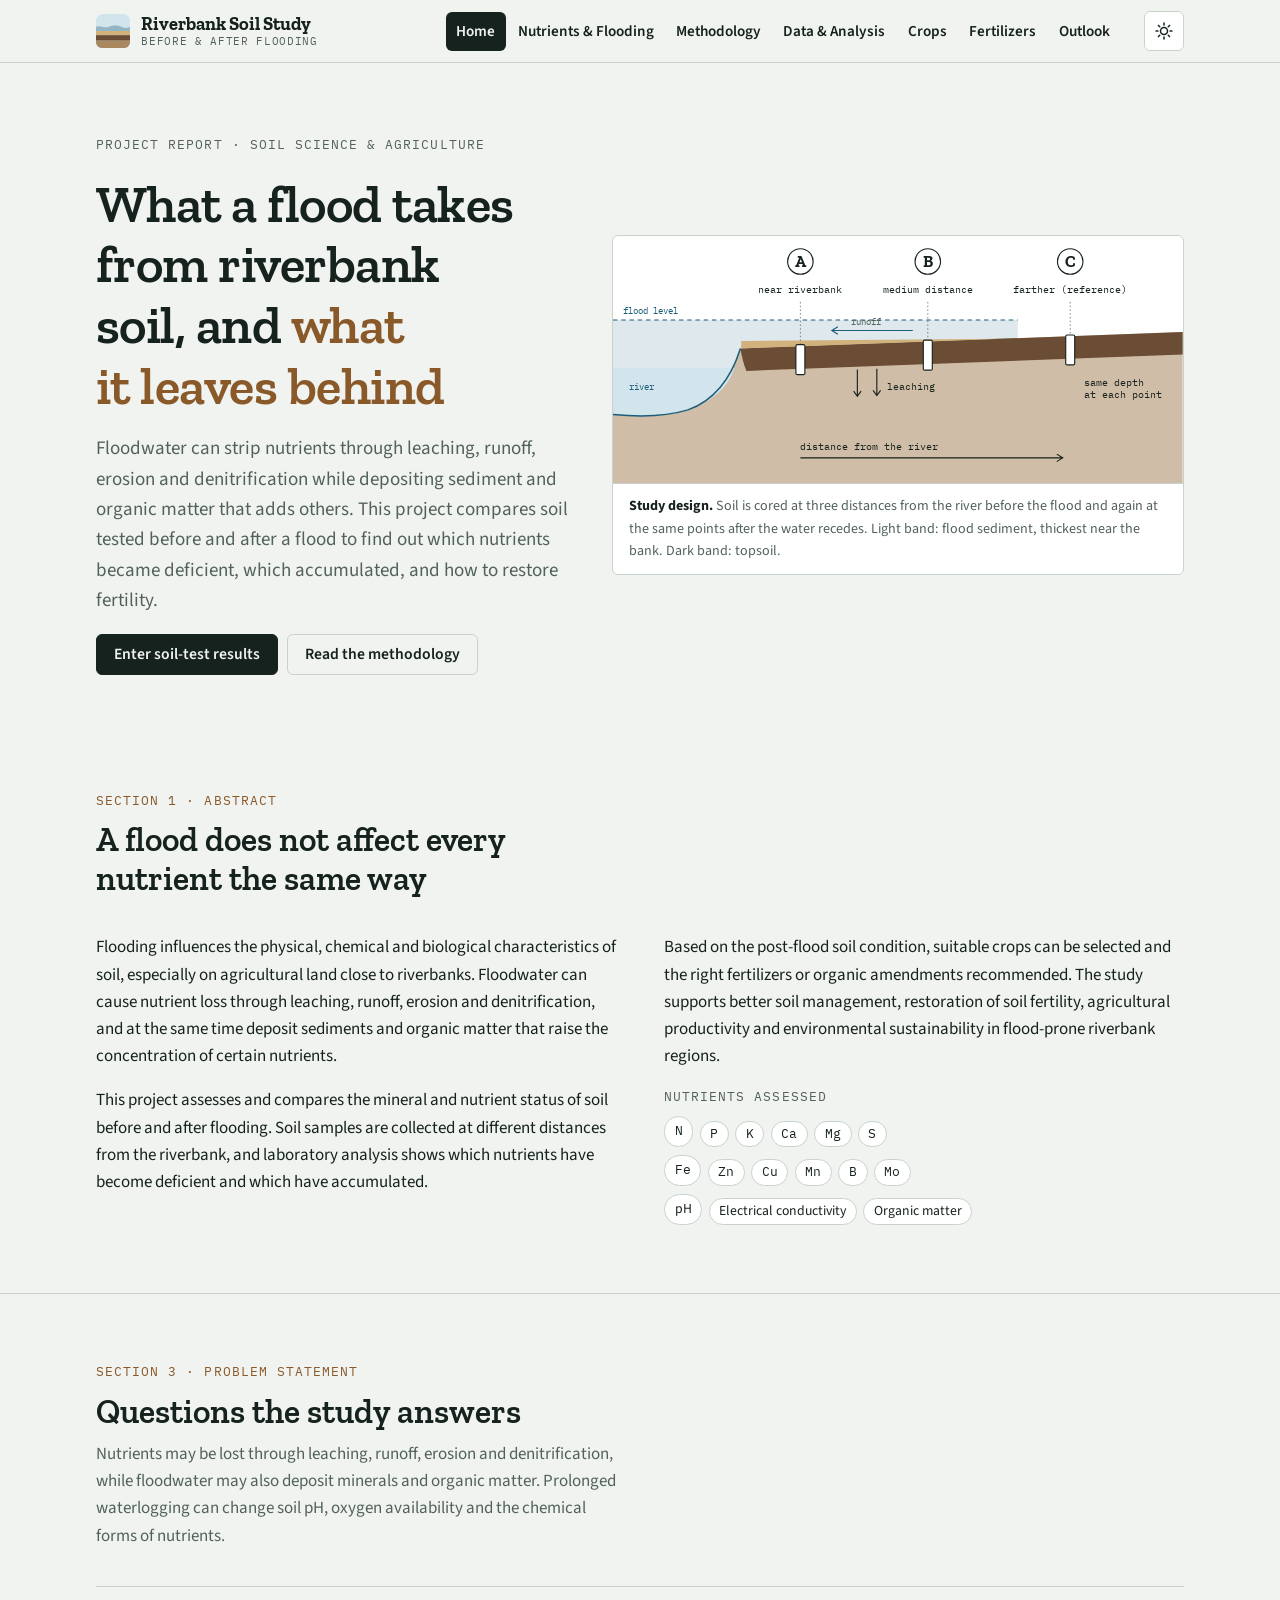
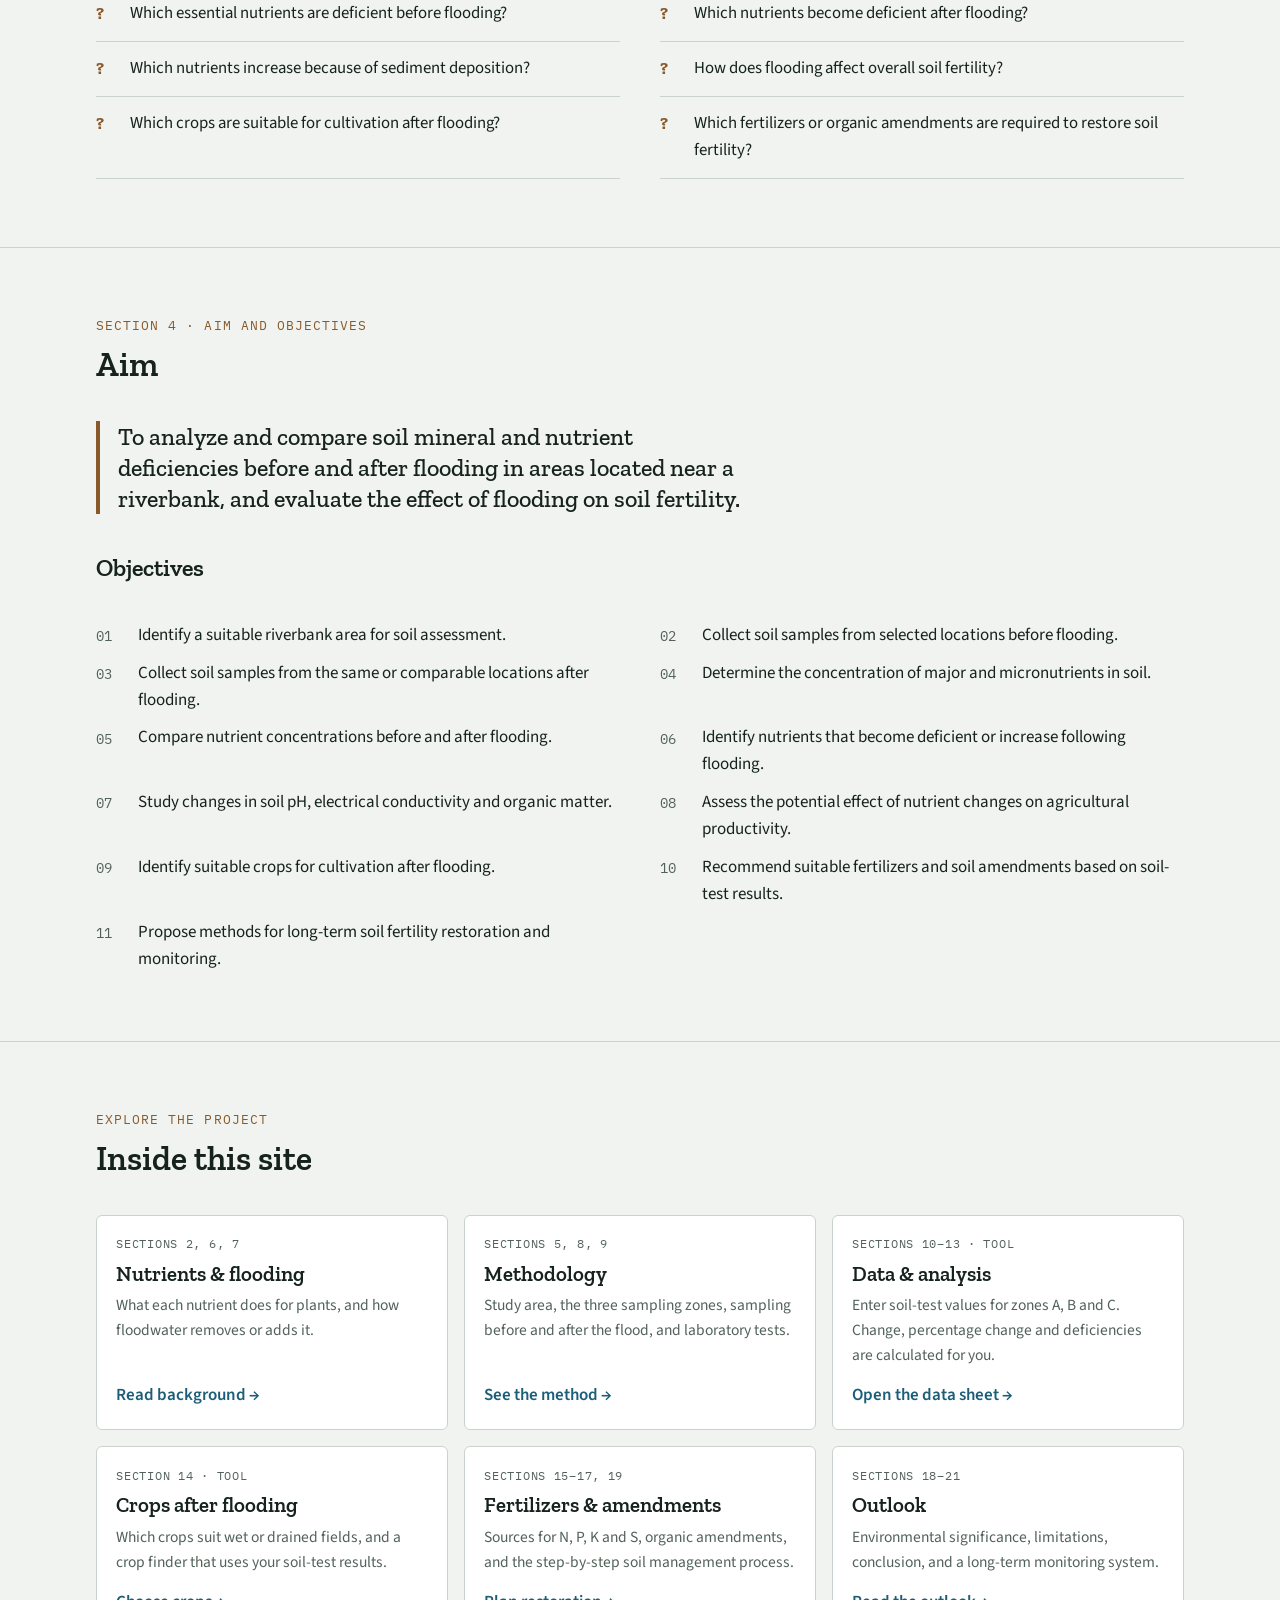
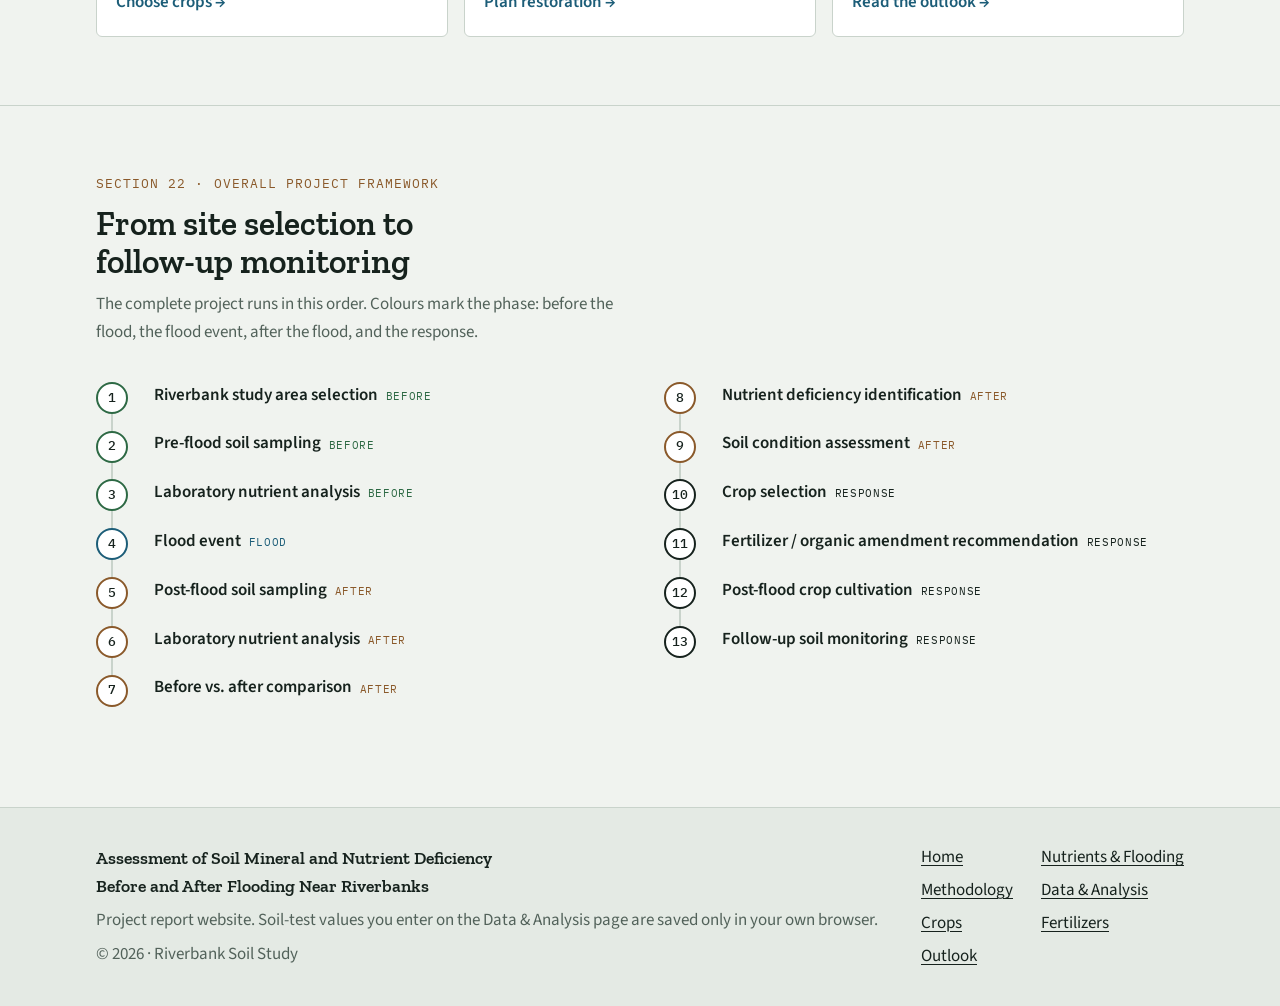
<file: index.html>
<!doctype html>
<html lang="en">
<head>
<meta charset="utf-8">
<meta name="viewport" content="width=device-width, initial-scale=1, viewport-fit=cover">
<title>Riverbank Soil Study</title>
<meta name="description" content="Assessment of soil mineral and nutrient deficiency before and after flooding near riverbanks.">
<meta property="og:title" content="Riverbank Soil Study">
<meta property="og:description" content="Assessment of soil mineral and nutrient deficiency before and after flooding near riverbanks.">
<meta name="theme-color" content="#F0F3EF" media="(prefers-color-scheme: light)">
<meta name="theme-color" content="#101714" media="(prefers-color-scheme: dark)">
<link rel="icon" href="assets/img/favicon.svg" type="image/svg+xml">
<link rel="preconnect" href="https://fonts.googleapis.com">
<link rel="preconnect" href="https://fonts.gstatic.com" crossorigin>
<link rel="stylesheet" href="https://fonts.googleapis.com/css2?family=IBM+Plex+Mono:wght@400;500&amp;family=Source+Sans+3:ital,wght@0,400;0,600;0,700;1,400&amp;family=Zilla+Slab:wght@500;600;700&amp;display=swap">
<link rel="stylesheet" href="assets/css/style.css">
<script>(function(){try{var t=localStorage.getItem('soilStudy.theme');if(t==='light'||t==='dark')document.documentElement.setAttribute('data-theme',t);}catch(e){}})();</script>
</head>
<body>
<a class="skip" href="#main">Skip to content</a>
<header class="site-header">
  <div class="wrap header-inner">
    <a class="brand" href="index.html">
      <svg class="brand-mark" viewBox="0 0 32 32" aria-hidden="true"><rect width="32" height="32" rx="6" fill="var(--river-soft)"/><path d="M0 12c4-2 8 2 12 0s8-2 12 0 6 1 8 0v20H0z" fill="var(--river)" opacity=".35"/><path d="M0 16h32v4H0z" fill="var(--silt)"/><path d="M0 20h32v5H0z" fill="var(--topsoil)"/><path d="M0 25h32v7H0z" fill="var(--subsoil)"/></svg>
      <span class="brand-text"><span class="brand-name">Riverbank Soil Study</span><span class="brand-sub">Before &amp; after flooding</span></span>
    </a>
    <nav id="site-nav" class="site-nav" aria-label="Main">
      <ul>
        <li><a href="index.html" aria-current="page">Home</a></li><li><a href="background.html">Nutrients &amp; Flooding</a></li><li><a href="methodology.html">Methodology</a></li><li><a href="data.html">Data &amp; Analysis</a></li><li><a href="crops.html">Crops</a></li><li><a href="fertilizers.html">Fertilizers</a></li><li><a href="outlook.html">Outlook</a></li>
      </ul>
    </nav>
    <div class="header-actions">
      <button class="icon-btn" type="button" data-theme-toggle aria-label="Switch theme"><svg class="theme-icon-sun" viewBox="0 0 24 24" fill="none" stroke="currentColor" stroke-width="1.8" stroke-linecap="round" aria-hidden="true"><circle cx="12" cy="12" r="4.2"/><path d="M12 2.5v2.2M12 19.3v2.2M2.5 12h2.2M19.3 12h2.2M5.3 5.3l1.6 1.6M17.1 17.1l1.6 1.6M5.3 18.7l1.6-1.6M17.1 6.9l1.6-1.6"/></svg><svg class="theme-icon-moon" viewBox="0 0 24 24" fill="none" stroke="currentColor" stroke-width="1.8" stroke-linejoin="round" aria-hidden="true"><path d="M20 14.6A8 8 0 0 1 9.4 4a8 8 0 1 0 10.6 10.6z"/></svg></button>
      <button class="icon-btn nav-toggle" type="button" data-nav-toggle aria-expanded="false" aria-controls="site-nav" aria-label="Menu"><svg viewBox="0 0 24 24" fill="none" stroke="currentColor" stroke-width="1.8" stroke-linecap="round" aria-hidden="true"><path d="M4 7h16M4 12h16M4 17h16"/></svg></button>
    </div>
  </div>
</header>
<main id="main">
<section class="hero">
  <div class="wrap hero-grid">
    <div class="hero-copy">
      <p class="eyebrow">Project report &middot; Soil science &amp; agriculture</p>
      <h1>What a flood takes from riverbank soil, and <span>what it leaves behind</span></h1>
      <p class="lead">Floodwater can strip nutrients through leaching, runoff, erosion and denitrification while depositing sediment and organic matter that adds others. This project compares soil tested before and after a flood to find out which nutrients became deficient, which accumulated, and how to restore fertility.</p>
      <div class="btn-row">
        <a class="btn" href="data.html">Enter soil-test results</a>
        <a class="btn secondary" href="methodology.html">Read the methodology</a>
      </div>
    </div>
    <figure class="figure">
      <div class="figure-scroll">
        <svg viewBox="0 0 760 330" role="img" aria-labelledby="xs-title xs-desc">
          <title id="xs-title">Cross-section of a riverbank study site</title>
          <desc id="xs-desc">The river sits on the left. Floodwater covers the bank and the near field. Three sampling points, A near the bank, B at medium distance and C farther away, are cored at the same depth. Sediment is deposited thickest near the river, runoff flows back toward the river and nutrients leach downward.</desc>
          <path class="x-sub" d="M0 238 Q60 244 100 232 Q150 214 170 150 L760 128 L760 330 L0 330 Z"/>
          <path class="x-top" d="M170 150 L760 128 L760 158 L178 180 Q173 168 170 150 Z"/>
          <path class="x-flood" d="M0 112 L540 112 L540 136.2 L170 150 L162 176 L0 176 Z"/>
          <path class="x-river" d="M0 176 L162 176 Q150 214 100 232 Q60 244 0 238 Z"/>
          <path class="x-riverline" d="M0 238 Q60 244 100 232 Q150 214 170 150"/>
          <path class="x-silt" d="M171 150 L171 140 L520 137 Z"/>
          <line class="x-floodline" x1="0" y1="112" x2="540" y2="112"/>
          <text class="x-river-label" x="14" y="104">flood level</text>
          <text class="x-river-label" x="22" y="206">river</text>

          <path class="x-arrow-river" d="M400 126 L292 126 M300 121 L292 126 L300 131"/>
          <text class="x-small" x="318" y="119">runoff</text>

          <path d="M326 178 V214 M321 207 L326 214 L331 207 M352 177 V213 M347 206 L352 213 L357 206" stroke="var(--ink)" stroke-width="1.5" fill="none"/>
          <text class="x-label" x="366" y="206">leaching</text>

          <line class="x-lead" x1="250" y1="88" x2="250" y2="144"/>
          <line class="x-lead" x1="420" y1="88" x2="420" y2="138"/>
          <line class="x-lead" x1="610" y1="88" x2="610" y2="131"/>
          <rect class="x-core" x="244" y="145" width="12" height="40" rx="2"/>
          <rect class="x-core" x="414" y="139" width="12" height="40" rx="2"/>
          <rect class="x-core" x="604" y="132" width="12" height="40" rx="2"/>

          <circle class="x-badge" cx="250" cy="34" r="17"/>
          <text class="x-big" x="250" y="42" text-anchor="middle">A</text>
          <text class="x-label" x="250" y="76" text-anchor="middle">near riverbank</text>
          <circle class="x-badge" cx="420" cy="34" r="17"/>
          <text class="x-big" x="420" y="42" text-anchor="middle">B</text>
          <text class="x-label" x="420" y="76" text-anchor="middle">medium distance</text>
          <circle class="x-badge" cx="610" cy="34" r="17"/>
          <text class="x-big" x="610" y="42" text-anchor="middle">C</text>
          <text class="x-label" x="610" y="76" text-anchor="middle">farther (reference)</text>

          <text class="x-label" x="628" y="200">same depth</text>
          <text class="x-label" x="628" y="216">at each point</text>

          <path d="M250 296 H600 M592 291 L600 296 L592 301" stroke="var(--ink)" stroke-width="1.5" fill="none"/>
          <text class="x-label" x="250" y="286">distance from the river</text>
        </svg>
      </div>
      <figcaption><strong>Study design.</strong> Soil is cored at three distances from the river before the flood and again at the same points after the water recedes. Light band: flood sediment, thickest near the bank. Dark band: topsoil.</figcaption>
    </figure>
  </div>
</section>

<section class="section">
  <div class="wrap">
    <div class="section-head">
      <p class="kicker">Section 1 &middot; Abstract</p>
      <h2>A flood does not affect every nutrient the same way</h2>
    </div>
    <div class="split even">
      <div class="prose">
        <p>Flooding influences the physical, chemical and biological characteristics of soil, especially on agricultural land close to riverbanks. Floodwater can cause nutrient loss through leaching, runoff, erosion and denitrification, and at the same time deposit sediments and organic matter that raise the concentration of certain nutrients.</p>
        <p>This project assesses and compares the mineral and nutrient status of soil before and after flooding. Soil samples are collected at different distances from the riverbank, and laboratory analysis shows which nutrients have become deficient and which have accumulated.</p>
      </div>
      <div class="prose">
        <p>Based on the post-flood soil condition, suitable crops can be selected and the right fertilizers or organic amendments recommended. The study supports better soil management, restoration of soil fertility, agricultural productivity and environmental sustainability in flood-prone riverbank regions.</p>
        <div class="stack" style="--gap:.5rem">
          <p class="eyebrow">Nutrients assessed</p>
          <ul class="chips" aria-label="Macronutrients">
            <li class="chip el">N</li><li class="chip el">P</li><li class="chip el">K</li><li class="chip el">Ca</li><li class="chip el">Mg</li><li class="chip el">S</li>
          </ul>
          <ul class="chips" aria-label="Micronutrients">
            <li class="chip el">Fe</li><li class="chip el">Zn</li><li class="chip el">Cu</li><li class="chip el">Mn</li><li class="chip el">B</li><li class="chip el">Mo</li>
          </ul>
          <ul class="chips" aria-label="Soil properties">
            <li class="chip">pH</li><li class="chip">Electrical conductivity</li><li class="chip">Organic matter</li>
          </ul>
        </div>
      </div>
    </div>
  </div>
</section>

<section class="section">
  <div class="wrap">
    <div class="section-head">
      <p class="kicker">Section 3 &middot; Problem statement</p>
      <h2>Questions the study answers</h2>
      <p class="muted">Nutrients may be lost through leaching, runoff, erosion and denitrification, while floodwater may also deposit minerals and organic matter. Prolonged waterlogging can change soil pH, oxygen availability and the chemical forms of nutrients.</p>
    </div>
    <ul class="question-list">
      <li>Which essential nutrients are deficient before flooding?</li>
      <li>Which nutrients become deficient after flooding?</li>
      <li>Which nutrients increase because of sediment deposition?</li>
      <li>How does flooding affect overall soil fertility?</li>
      <li>Which crops are suitable for cultivation after flooding?</li>
      <li>Which fertilizers or organic amendments are required to restore soil fertility?</li>
    </ul>
  </div>
</section>

<section class="section">
  <div class="wrap">
    <div class="section-head">
      <p class="kicker">Section 4 &middot; Aim and objectives</p>
      <h2>Aim</h2>
    </div>
    <div class="stack" style="--gap:2.5rem">
      <p class="aim">To analyze and compare soil mineral and nutrient deficiencies before and after flooding in areas located near a riverbank, and evaluate the effect of flooding on soil fertility.</p>
      <div class="stack">
        <h3>Objectives</h3>
        <ol class="objectives">
          <li>Identify a suitable riverbank area for soil assessment.</li>
          <li>Collect soil samples from selected locations before flooding.</li>
          <li>Collect soil samples from the same or comparable locations after flooding.</li>
          <li>Determine the concentration of major and micronutrients in soil.</li>
          <li>Compare nutrient concentrations before and after flooding.</li>
          <li>Identify nutrients that become deficient or increase following flooding.</li>
          <li>Study changes in soil pH, electrical conductivity and organic matter.</li>
          <li>Assess the potential effect of nutrient changes on agricultural productivity.</li>
          <li>Identify suitable crops for cultivation after flooding.</li>
          <li>Recommend suitable fertilizers and soil amendments based on soil-test results.</li>
          <li>Propose methods for long-term soil fertility restoration and monitoring.</li>
        </ol>
      </div>
    </div>
  </div>
</section>

<section class="section">
  <div class="wrap">
    <div class="section-head">
      <p class="kicker">Explore the project</p>
      <h2>Inside this site</h2>
    </div>
    <div class="link-grid">
      <a class="link-card" href="background.html">
        <span class="lc-tag">Sections 2, 6, 7</span>
        <h3>Nutrients &amp; flooding</h3>
        <p>What each nutrient does for plants, and how floodwater removes or adds it.</p>
        <span class="lc-go">Read background &rarr;</span>
      </a>
      <a class="link-card" href="methodology.html">
        <span class="lc-tag">Sections 5, 8, 9</span>
        <h3>Methodology</h3>
        <p>Study area, the three sampling zones, sampling before and after the flood, and laboratory tests.</p>
        <span class="lc-go">See the method &rarr;</span>
      </a>
      <a class="link-card" href="data.html">
        <span class="lc-tag">Sections 10&ndash;13 &middot; Tool</span>
        <h3>Data &amp; analysis</h3>
        <p>Enter soil-test values for zones A, B and C. Change, percentage change and deficiencies are calculated for you.</p>
        <span class="lc-go">Open the data sheet &rarr;</span>
      </a>
      <a class="link-card" href="crops.html">
        <span class="lc-tag">Section 14 &middot; Tool</span>
        <h3>Crops after flooding</h3>
        <p>Which crops suit wet or drained fields, and a crop finder that uses your soil-test results.</p>
        <span class="lc-go">Choose crops &rarr;</span>
      </a>
      <a class="link-card" href="fertilizers.html">
        <span class="lc-tag">Sections 15&ndash;17, 19</span>
        <h3>Fertilizers &amp; amendments</h3>
        <p>Sources for N, P, K and S, organic amendments, and the step-by-step soil management process.</p>
        <span class="lc-go">Plan restoration &rarr;</span>
      </a>
      <a class="link-card" href="outlook.html">
        <span class="lc-tag">Sections 18&ndash;21</span>
        <h3>Outlook</h3>
        <p>Environmental significance, limitations, conclusion, and a long-term monitoring system.</p>
        <span class="lc-go">Read the outlook &rarr;</span>
      </a>
    </div>
  </div>
</section>

<section class="section">
  <div class="wrap">
    <div class="section-head">
      <p class="kicker">Section 22 &middot; Overall project framework</p>
      <h2>From site selection to follow-up monitoring</h2>
      <p class="muted">The complete project runs in this order. Colours mark the phase: before the flood, the flood event, after the flood, and the response.</p>
    </div>
    <div class="flow-columns">
      <ol class="flow">
        <li class="phase-before"><div><span class="f-title">Riverbank study area selection</span><span class="f-phase">Before</span></div></li>
        <li class="phase-before"><div><span class="f-title">Pre-flood soil sampling</span><span class="f-phase">Before</span></div></li>
        <li class="phase-before"><div><span class="f-title">Laboratory nutrient analysis</span><span class="f-phase">Before</span></div></li>
        <li class="phase-flood"><div><span class="f-title">Flood event</span><span class="f-phase">Flood</span></div></li>
        <li class="phase-after"><div><span class="f-title">Post-flood soil sampling</span><span class="f-phase">After</span></div></li>
        <li class="phase-after"><div><span class="f-title">Laboratory nutrient analysis</span><span class="f-phase">After</span></div></li>
        <li class="phase-after"><div><span class="f-title">Before vs. after comparison</span><span class="f-phase">After</span></div></li>
      </ol>
      <ol class="flow" start="8" style="counter-reset: step 7">
        <li class="phase-after"><div><span class="f-title">Nutrient deficiency identification</span><span class="f-phase">After</span></div></li>
        <li class="phase-after"><div><span class="f-title">Soil condition assessment</span><span class="f-phase">After</span></div></li>
        <li class="phase-act"><div><span class="f-title">Crop selection</span><span class="f-phase">Response</span></div></li>
        <li class="phase-act"><div><span class="f-title">Fertilizer / organic amendment recommendation</span><span class="f-phase">Response</span></div></li>
        <li class="phase-act"><div><span class="f-title">Post-flood crop cultivation</span><span class="f-phase">Response</span></div></li>
        <li class="phase-act"><div><span class="f-title">Follow-up soil monitoring</span><span class="f-phase">Response</span></div></li>
      </ol>
    </div>
  </div>
</section>

</main>
<footer class="site-footer">
  <div class="wrap footer-inner">
    <div>
      <p class="footer-title">Assessment of Soil Mineral and Nutrient Deficiency Before and After Flooding Near Riverbanks</p>
      <p class="muted">Project report website. Soil-test values you enter on the Data &amp; Analysis page are saved only in your own browser.</p>
      <p class="muted">&copy; <span data-year>2026</span> &middot; Riverbank Soil Study</p>
    </div>
    <nav aria-label="Footer"><ul><li><a href="index.html">Home</a></li><li><a href="background.html">Nutrients &amp; Flooding</a></li><li><a href="methodology.html">Methodology</a></li><li><a href="data.html">Data &amp; Analysis</a></li><li><a href="crops.html">Crops</a></li><li><a href="fertilizers.html">Fertilizers</a></li><li><a href="outlook.html">Outlook</a></li></ul></nav>
  </div>
</footer>
<script src="assets/js/main.js" defer></script>
</body>
</html>
</file>
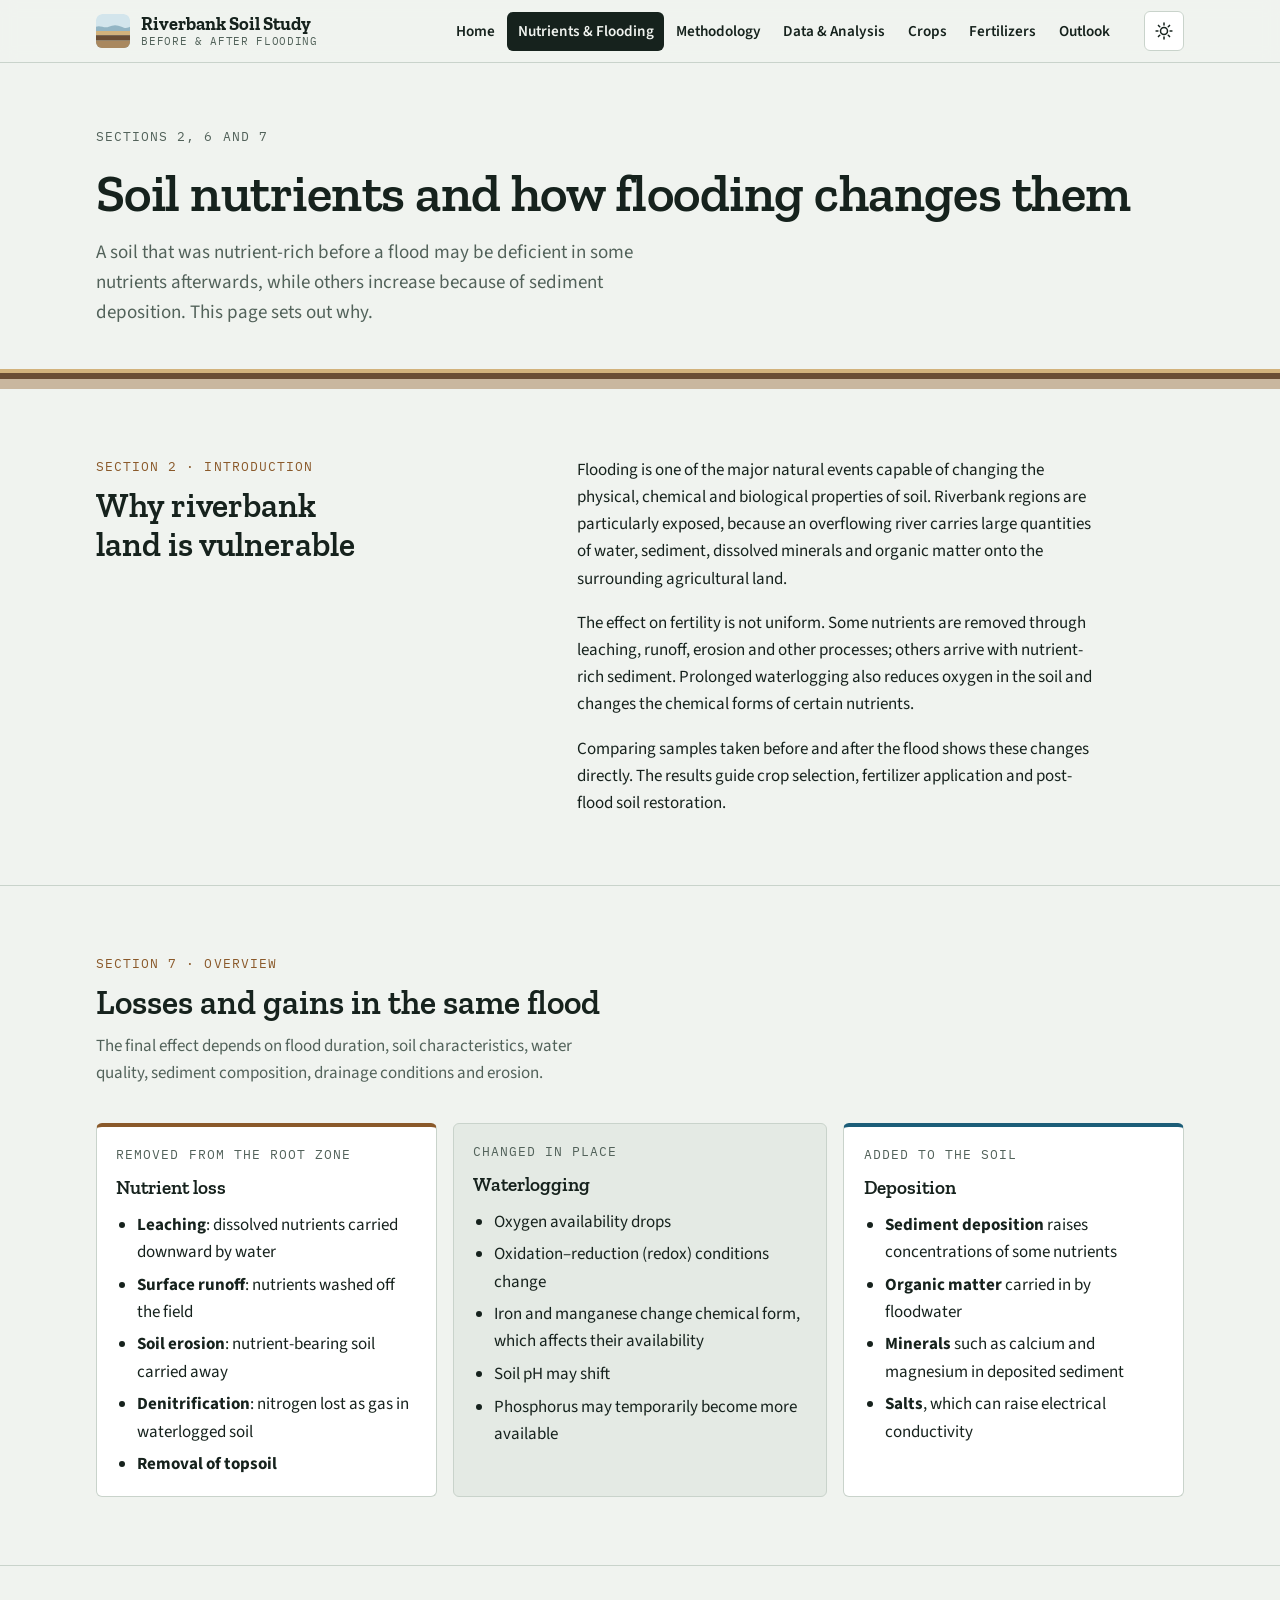
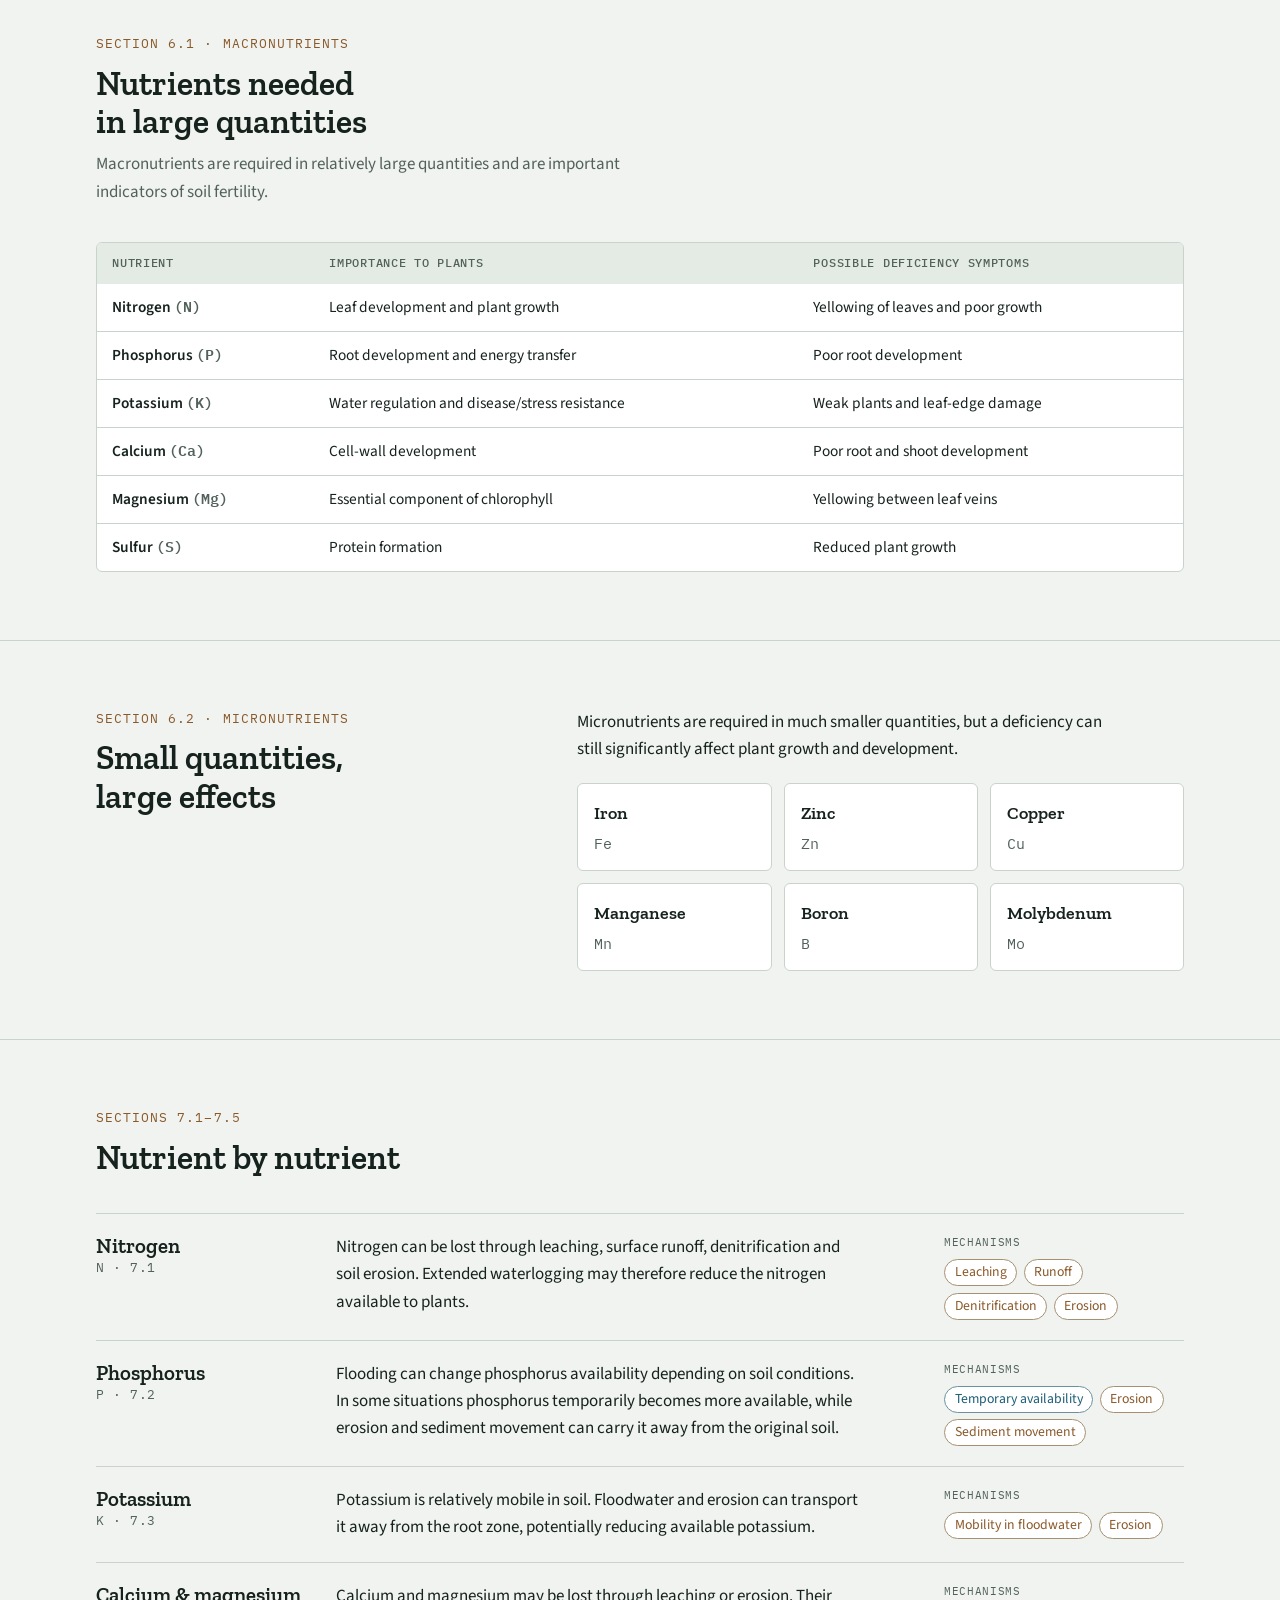
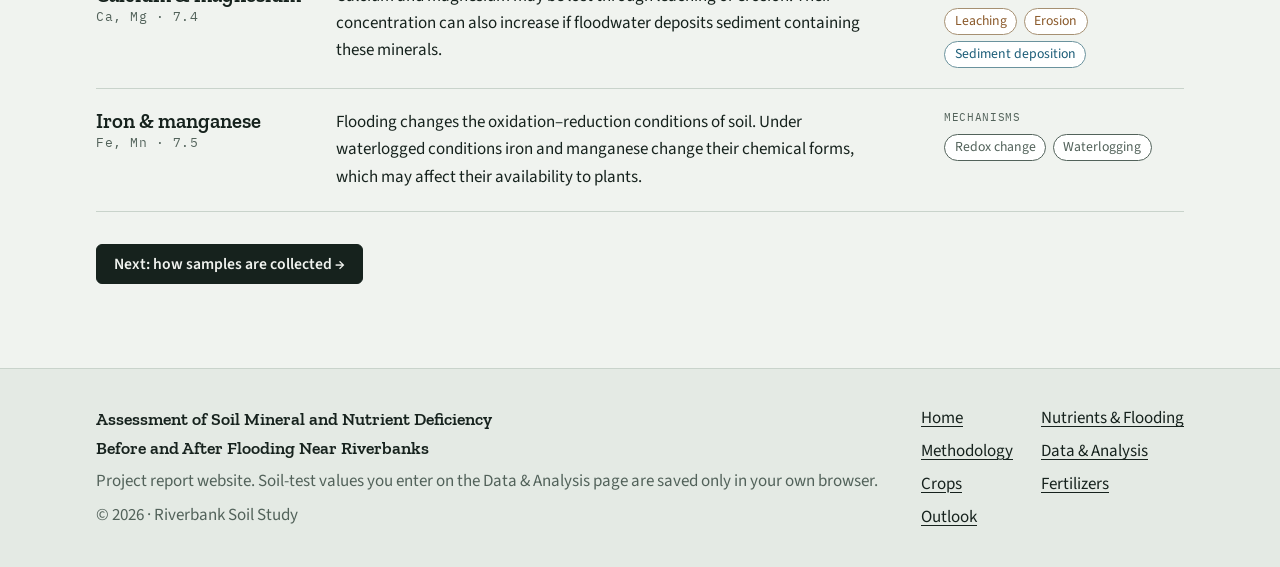
<file: background.html>
<!doctype html>
<html lang="en">
<head>
<meta charset="utf-8">
<meta name="viewport" content="width=device-width, initial-scale=1, viewport-fit=cover">
<title>Nutrients &amp; Flooding · Riverbank Soil Study</title>
<meta name="description" content="Soil macronutrients, micronutrients and how flooding changes them.">
<meta property="og:title" content="Nutrients &amp; Flooding · Riverbank Soil Study">
<meta property="og:description" content="Soil macronutrients, micronutrients and how flooding changes them.">
<meta name="theme-color" content="#F0F3EF" media="(prefers-color-scheme: light)">
<meta name="theme-color" content="#101714" media="(prefers-color-scheme: dark)">
<link rel="icon" href="assets/img/favicon.svg" type="image/svg+xml">
<link rel="preconnect" href="https://fonts.googleapis.com">
<link rel="preconnect" href="https://fonts.gstatic.com" crossorigin>
<link rel="stylesheet" href="https://fonts.googleapis.com/css2?family=IBM+Plex+Mono:wght@400;500&amp;family=Source+Sans+3:ital,wght@0,400;0,600;0,700;1,400&amp;family=Zilla+Slab:wght@500;600;700&amp;display=swap">
<link rel="stylesheet" href="assets/css/style.css">
<script>(function(){try{var t=localStorage.getItem('soilStudy.theme');if(t==='light'||t==='dark')document.documentElement.setAttribute('data-theme',t);}catch(e){}})();</script>
</head>
<body>
<a class="skip" href="#main">Skip to content</a>
<header class="site-header">
  <div class="wrap header-inner">
    <a class="brand" href="index.html">
      <svg class="brand-mark" viewBox="0 0 32 32" aria-hidden="true"><rect width="32" height="32" rx="6" fill="var(--river-soft)"/><path d="M0 12c4-2 8 2 12 0s8-2 12 0 6 1 8 0v20H0z" fill="var(--river)" opacity=".35"/><path d="M0 16h32v4H0z" fill="var(--silt)"/><path d="M0 20h32v5H0z" fill="var(--topsoil)"/><path d="M0 25h32v7H0z" fill="var(--subsoil)"/></svg>
      <span class="brand-text"><span class="brand-name">Riverbank Soil Study</span><span class="brand-sub">Before &amp; after flooding</span></span>
    </a>
    <nav id="site-nav" class="site-nav" aria-label="Main">
      <ul>
        <li><a href="index.html">Home</a></li><li><a href="background.html" aria-current="page">Nutrients &amp; Flooding</a></li><li><a href="methodology.html">Methodology</a></li><li><a href="data.html">Data &amp; Analysis</a></li><li><a href="crops.html">Crops</a></li><li><a href="fertilizers.html">Fertilizers</a></li><li><a href="outlook.html">Outlook</a></li>
      </ul>
    </nav>
    <div class="header-actions">
      <button class="icon-btn" type="button" data-theme-toggle aria-label="Switch theme"><svg class="theme-icon-sun" viewBox="0 0 24 24" fill="none" stroke="currentColor" stroke-width="1.8" stroke-linecap="round" aria-hidden="true"><circle cx="12" cy="12" r="4.2"/><path d="M12 2.5v2.2M12 19.3v2.2M2.5 12h2.2M19.3 12h2.2M5.3 5.3l1.6 1.6M17.1 17.1l1.6 1.6M5.3 18.7l1.6-1.6M17.1 6.9l1.6-1.6"/></svg><svg class="theme-icon-moon" viewBox="0 0 24 24" fill="none" stroke="currentColor" stroke-width="1.8" stroke-linejoin="round" aria-hidden="true"><path d="M20 14.6A8 8 0 0 1 9.4 4a8 8 0 1 0 10.6 10.6z"/></svg></button>
      <button class="icon-btn nav-toggle" type="button" data-nav-toggle aria-expanded="false" aria-controls="site-nav" aria-label="Menu"><svg viewBox="0 0 24 24" fill="none" stroke="currentColor" stroke-width="1.8" stroke-linecap="round" aria-hidden="true"><path d="M4 7h16M4 12h16M4 17h16"/></svg></button>
    </div>
  </div>
</header>
<main id="main">
<header class="page-head">
  <div class="wrap">
    <p class="eyebrow">Sections 2, 6 and 7</p>
    <h1>Soil nutrients and how flooding changes them</h1>
    <p class="lead">A soil that was nutrient-rich before a flood may be deficient in some nutrients afterwards, while others increase because of sediment deposition. This page sets out why.</p>
  </div>
</header>
<div class="strata" aria-hidden="true"><span></span><span></span><span></span></div>

<section class="section">
  <div class="wrap split">
    <div class="section-head">
      <p class="kicker">Section 2 &middot; Introduction</p>
      <h2>Why riverbank land is vulnerable</h2>
    </div>
    <div class="prose">
      <p>Flooding is one of the major natural events capable of changing the physical, chemical and biological properties of soil. Riverbank regions are particularly exposed, because an overflowing river carries large quantities of water, sediment, dissolved minerals and organic matter onto the surrounding agricultural land.</p>
      <p>The effect on fertility is not uniform. Some nutrients are removed through leaching, runoff, erosion and other processes; others arrive with nutrient-rich sediment. Prolonged waterlogging also reduces oxygen in the soil and changes the chemical forms of certain nutrients.</p>
      <p>Comparing samples taken before and after the flood shows these changes directly. The results guide crop selection, fertilizer application and post-flood soil restoration.</p>
    </div>
  </div>
</section>

<section class="section">
  <div class="wrap">
    <div class="section-head">
      <p class="kicker">Section 7 &middot; Overview</p>
      <h2>Losses and gains in the same flood</h2>
      <p class="muted">The final effect depends on flood duration, soil characteristics, water quality, sediment composition, drainage conditions and erosion.</p>
    </div>
    <div class="balance">
      <div class="balance-col loss">
        <p class="eyebrow">Removed from the root zone</p>
        <h3>Nutrient loss</h3>
        <ul>
          <li><strong>Leaching</strong>: dissolved nutrients carried downward by water</li>
          <li><strong>Surface runoff</strong>: nutrients washed off the field</li>
          <li><strong>Soil erosion</strong>: nutrient-bearing soil carried away</li>
          <li><strong>Denitrification</strong>: nitrogen lost as gas in waterlogged soil</li>
          <li><strong>Removal of topsoil</strong></li>
        </ul>
      </div>
      <div class="balance-col mid">
        <p class="eyebrow">Changed in place</p>
        <h3>Waterlogging</h3>
        <ul>
          <li>Oxygen availability drops</li>
          <li>Oxidation&ndash;reduction (redox) conditions change</li>
          <li>Iron and manganese change chemical form, which affects their availability</li>
          <li>Soil pH may shift</li>
          <li>Phosphorus may temporarily become more available</li>
        </ul>
      </div>
      <div class="balance-col gain">
        <p class="eyebrow">Added to the soil</p>
        <h3>Deposition</h3>
        <ul>
          <li><strong>Sediment deposition</strong> raises concentrations of some nutrients</li>
          <li><strong>Organic matter</strong> carried in by floodwater</li>
          <li><strong>Minerals</strong> such as calcium and magnesium in deposited sediment</li>
          <li><strong>Salts</strong>, which can raise electrical conductivity</li>
        </ul>
      </div>
    </div>
  </div>
</section>

<section class="section">
  <div class="wrap">
    <div class="section-head">
      <p class="kicker">Section 6.1 &middot; Macronutrients</p>
      <h2>Nutrients needed in large quantities</h2>
      <p class="muted">Macronutrients are required in relatively large quantities and are important indicators of soil fertility.</p>
    </div>
    <div class="table-wrap">
      <table>
        <thead>
          <tr><th scope="col">Nutrient</th><th scope="col">Importance to plants</th><th scope="col">Possible deficiency symptoms</th></tr>
        </thead>
        <tbody>
          <tr><th scope="row">Nitrogen <span class="mono muted">(N)</span></th><td>Leaf development and plant growth</td><td>Yellowing of leaves and poor growth</td></tr>
          <tr><th scope="row">Phosphorus <span class="mono muted">(P)</span></th><td>Root development and energy transfer</td><td>Poor root development</td></tr>
          <tr><th scope="row">Potassium <span class="mono muted">(K)</span></th><td>Water regulation and disease/stress resistance</td><td>Weak plants and leaf-edge damage</td></tr>
          <tr><th scope="row">Calcium <span class="mono muted">(Ca)</span></th><td>Cell-wall development</td><td>Poor root and shoot development</td></tr>
          <tr><th scope="row">Magnesium <span class="mono muted">(Mg)</span></th><td>Essential component of chlorophyll</td><td>Yellowing between leaf veins</td></tr>
          <tr><th scope="row">Sulfur <span class="mono muted">(S)</span></th><td>Protein formation</td><td>Reduced plant growth</td></tr>
        </tbody>
      </table>
    </div>
  </div>
</section>

<section class="section">
  <div class="wrap split">
    <div class="section-head">
      <p class="kicker">Section 6.2 &middot; Micronutrients</p>
      <h2>Small quantities, large effects</h2>
    </div>
    <div class="stack" style="--gap:1.25rem">
      <p class="prose">Micronutrients are required in much smaller quantities, but a deficiency can still significantly affect plant growth and development.</p>
      <ul class="tile-grid three">
        <li class="tile"><strong>Iron</strong><span class="mono">Fe</span></li>
        <li class="tile"><strong>Zinc</strong><span class="mono">Zn</span></li>
        <li class="tile"><strong>Copper</strong><span class="mono">Cu</span></li>
        <li class="tile"><strong>Manganese</strong><span class="mono">Mn</span></li>
        <li class="tile"><strong>Boron</strong><span class="mono">B</span></li>
        <li class="tile"><strong>Molybdenum</strong><span class="mono">Mo</span></li>
      </ul>
    </div>
  </div>
</section>

<section class="section">
  <div class="wrap">
    <div class="section-head">
      <p class="kicker">Sections 7.1&ndash;7.5</p>
      <h2>Nutrient by nutrient</h2>
    </div>
    <div class="def-rows">
      <article class="def-row">
        <h3>Nitrogen <span class="sym">N &middot; 7.1</span></h3>
        <div class="def-body"><p>Nitrogen can be lost through leaching, surface runoff, denitrification and soil erosion. Extended waterlogging may therefore reduce the nitrogen available to plants.</p></div>
        <div class="def-side"><span class="side-label">Mechanisms</span>
          <ul class="chips"><li class="chip loss">Leaching</li><li class="chip loss">Runoff</li><li class="chip loss">Denitrification</li><li class="chip loss">Erosion</li></ul></div>
      </article>
      <article class="def-row">
        <h3>Phosphorus <span class="sym">P &middot; 7.2</span></h3>
        <div class="def-body"><p>Flooding can change phosphorus availability depending on soil conditions. In some situations phosphorus temporarily becomes more available, while erosion and sediment movement can carry it away from the original soil.</p></div>
        <div class="def-side"><span class="side-label">Mechanisms</span>
          <ul class="chips"><li class="chip gain">Temporary availability</li><li class="chip loss">Erosion</li><li class="chip loss">Sediment movement</li></ul></div>
      </article>
      <article class="def-row">
        <h3>Potassium <span class="sym">K &middot; 7.3</span></h3>
        <div class="def-body"><p>Potassium is relatively mobile in soil. Floodwater and erosion can transport it away from the root zone, potentially reducing available potassium.</p></div>
        <div class="def-side"><span class="side-label">Mechanisms</span>
          <ul class="chips"><li class="chip loss">Mobility in floodwater</li><li class="chip loss">Erosion</li></ul></div>
      </article>
      <article class="def-row">
        <h3>Calcium &amp; magnesium <span class="sym">Ca, Mg &middot; 7.4</span></h3>
        <div class="def-body"><p>Calcium and magnesium may be lost through leaching or erosion. Their concentration can also increase if floodwater deposits sediment containing these minerals.</p></div>
        <div class="def-side"><span class="side-label">Mechanisms</span>
          <ul class="chips"><li class="chip loss">Leaching</li><li class="chip loss">Erosion</li><li class="chip gain">Sediment deposition</li></ul></div>
      </article>
      <article class="def-row">
        <h3>Iron &amp; manganese <span class="sym">Fe, Mn &middot; 7.5</span></h3>
        <div class="def-body"><p>Flooding changes the oxidation&ndash;reduction conditions of soil. Under waterlogged conditions iron and manganese change their chemical forms, which may affect their availability to plants.</p></div>
        <div class="def-side"><span class="side-label">Mechanisms</span>
          <ul class="chips"><li class="chip redox">Redox change</li><li class="chip redox">Waterlogging</li></ul></div>
      </article>
    </div>
    <div class="btn-row" style="margin-top:2rem">
      <a class="btn" href="methodology.html">Next: how samples are collected &rarr;</a>
    </div>
  </div>
</section>

</main>
<footer class="site-footer">
  <div class="wrap footer-inner">
    <div>
      <p class="footer-title">Assessment of Soil Mineral and Nutrient Deficiency Before and After Flooding Near Riverbanks</p>
      <p class="muted">Project report website. Soil-test values you enter on the Data &amp; Analysis page are saved only in your own browser.</p>
      <p class="muted">&copy; <span data-year>2026</span> &middot; Riverbank Soil Study</p>
    </div>
    <nav aria-label="Footer"><ul><li><a href="index.html">Home</a></li><li><a href="background.html">Nutrients &amp; Flooding</a></li><li><a href="methodology.html">Methodology</a></li><li><a href="data.html">Data &amp; Analysis</a></li><li><a href="crops.html">Crops</a></li><li><a href="fertilizers.html">Fertilizers</a></li><li><a href="outlook.html">Outlook</a></li></ul></nav>
  </div>
</footer>
<script src="assets/js/main.js" defer></script>
</body>
</html>
</file>
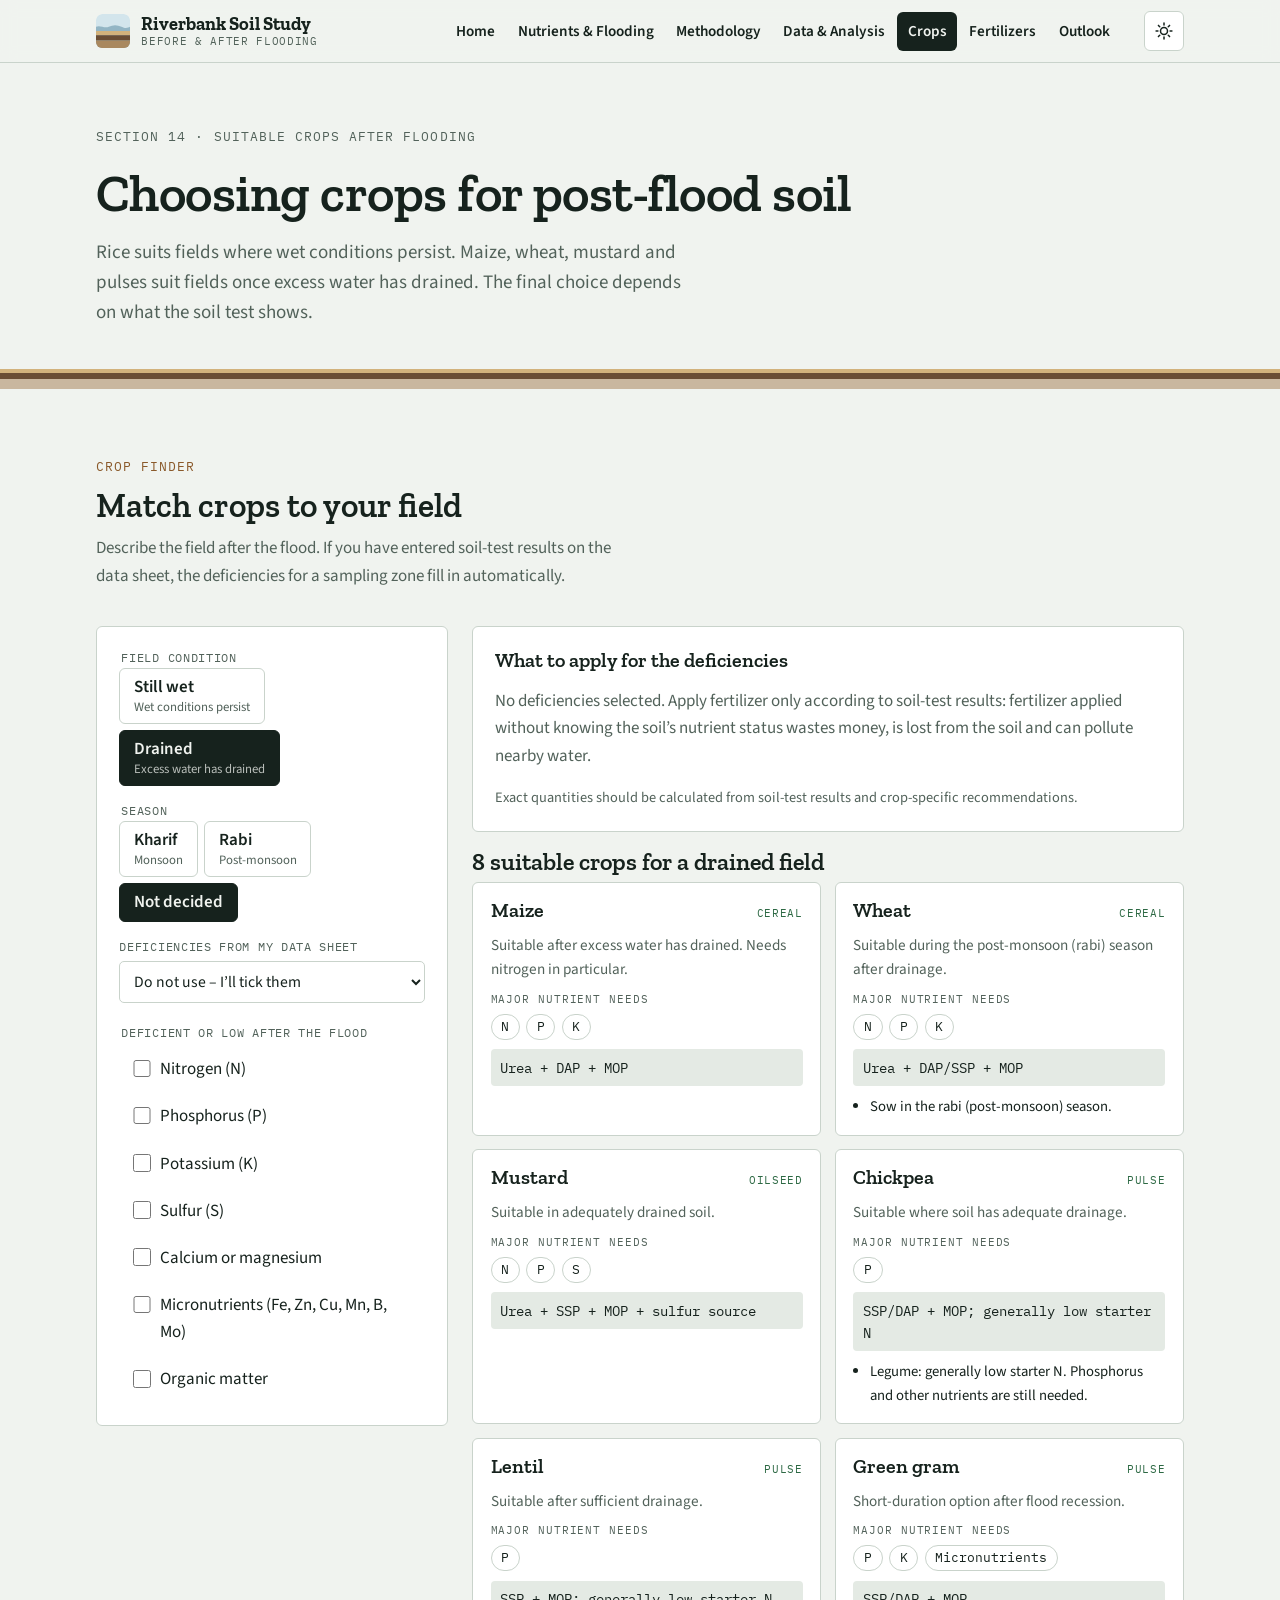
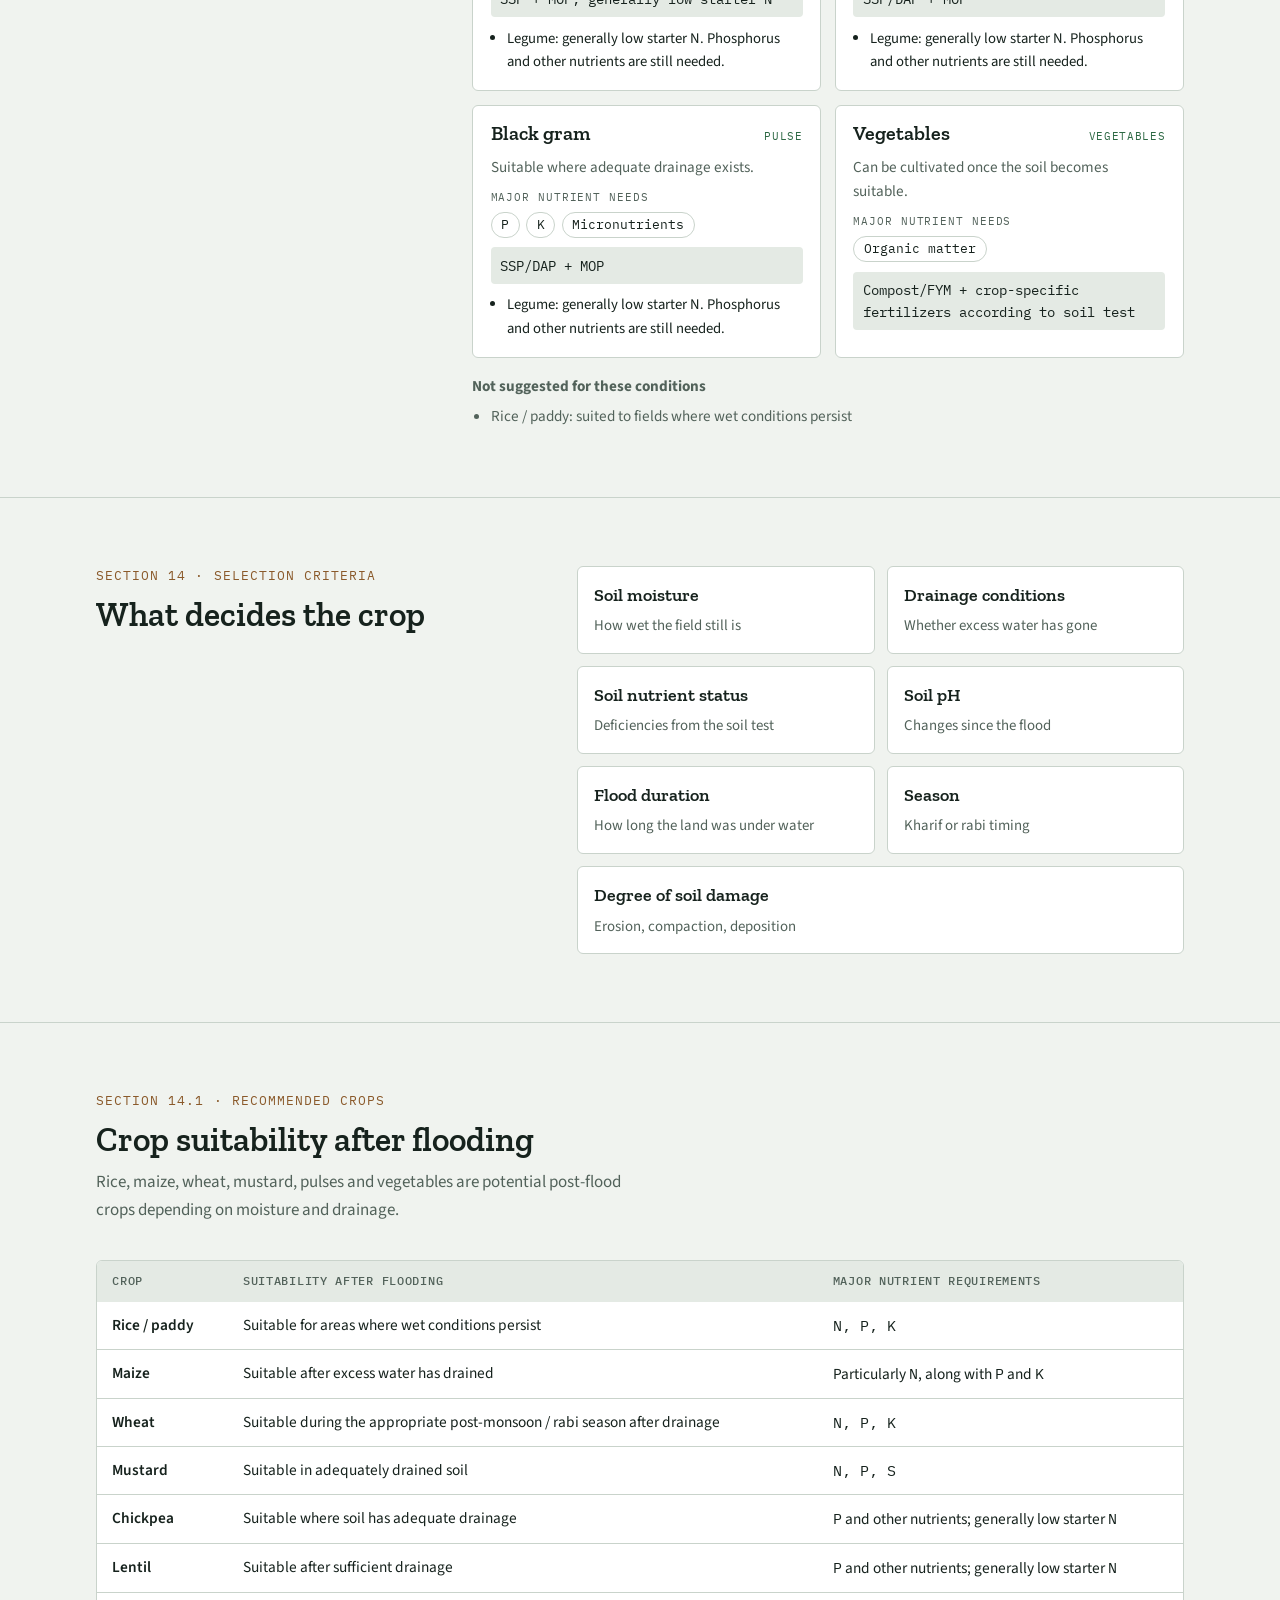
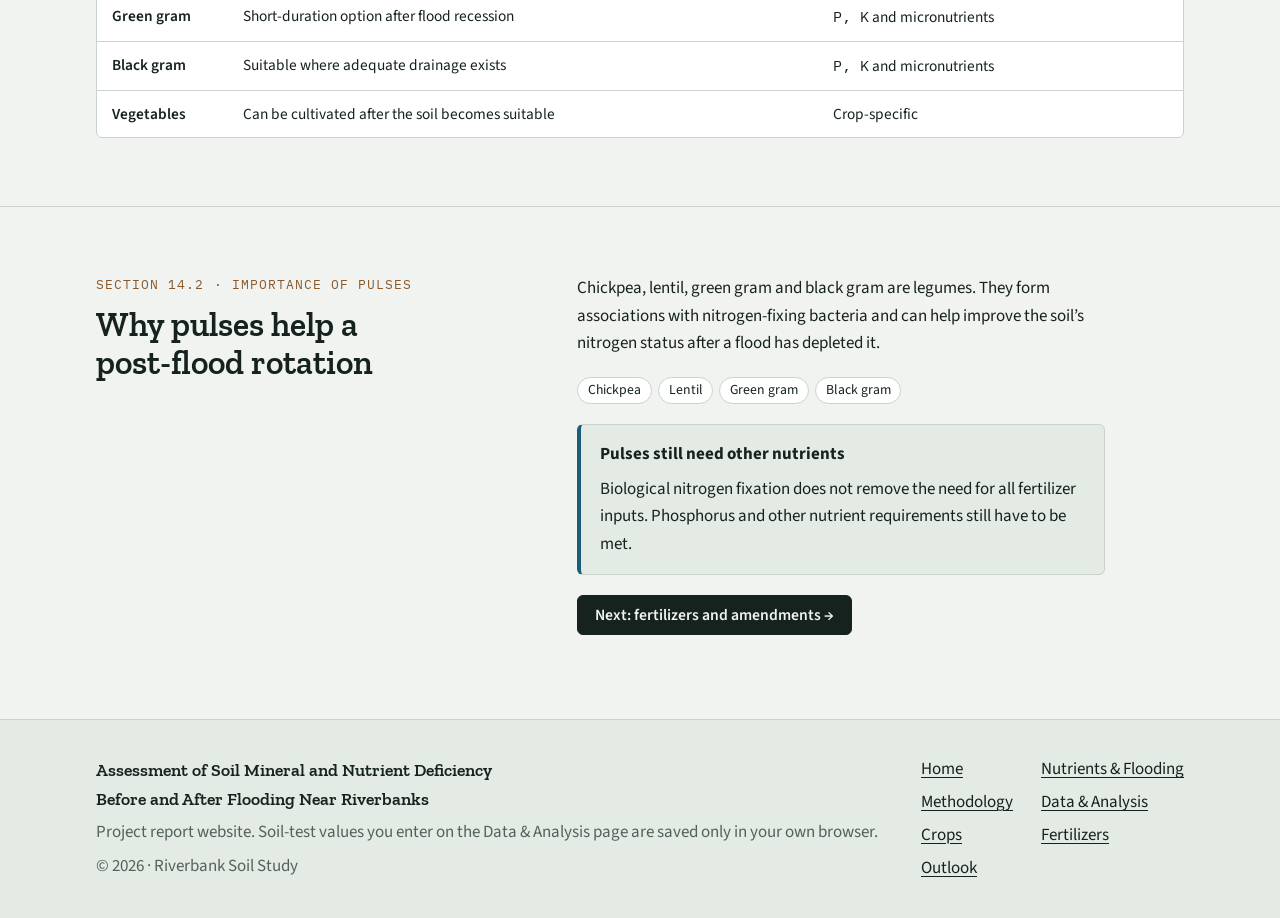
<file: crops.html>
<!doctype html>
<html lang="en">
<head>
<meta charset="utf-8">
<meta name="viewport" content="width=device-width, initial-scale=1, viewport-fit=cover">
<title>Crops · Riverbank Soil Study</title>
<meta name="description" content="Post-flood crop selection by drainage, season and nutrient status.">
<meta property="og:title" content="Crops · Riverbank Soil Study">
<meta property="og:description" content="Post-flood crop selection by drainage, season and nutrient status.">
<meta name="theme-color" content="#F0F3EF" media="(prefers-color-scheme: light)">
<meta name="theme-color" content="#101714" media="(prefers-color-scheme: dark)">
<link rel="icon" href="assets/img/favicon.svg" type="image/svg+xml">
<link rel="preconnect" href="https://fonts.googleapis.com">
<link rel="preconnect" href="https://fonts.gstatic.com" crossorigin>
<link rel="stylesheet" href="https://fonts.googleapis.com/css2?family=IBM+Plex+Mono:wght@400;500&amp;family=Source+Sans+3:ital,wght@0,400;0,600;0,700;1,400&amp;family=Zilla+Slab:wght@500;600;700&amp;display=swap">
<link rel="stylesheet" href="assets/css/style.css">
<script>(function(){try{var t=localStorage.getItem('soilStudy.theme');if(t==='light'||t==='dark')document.documentElement.setAttribute('data-theme',t);}catch(e){}})();</script>
</head>
<body>
<a class="skip" href="#main">Skip to content</a>
<header class="site-header">
  <div class="wrap header-inner">
    <a class="brand" href="index.html">
      <svg class="brand-mark" viewBox="0 0 32 32" aria-hidden="true"><rect width="32" height="32" rx="6" fill="var(--river-soft)"/><path d="M0 12c4-2 8 2 12 0s8-2 12 0 6 1 8 0v20H0z" fill="var(--river)" opacity=".35"/><path d="M0 16h32v4H0z" fill="var(--silt)"/><path d="M0 20h32v5H0z" fill="var(--topsoil)"/><path d="M0 25h32v7H0z" fill="var(--subsoil)"/></svg>
      <span class="brand-text"><span class="brand-name">Riverbank Soil Study</span><span class="brand-sub">Before &amp; after flooding</span></span>
    </a>
    <nav id="site-nav" class="site-nav" aria-label="Main">
      <ul>
        <li><a href="index.html">Home</a></li><li><a href="background.html">Nutrients &amp; Flooding</a></li><li><a href="methodology.html">Methodology</a></li><li><a href="data.html">Data &amp; Analysis</a></li><li><a href="crops.html" aria-current="page">Crops</a></li><li><a href="fertilizers.html">Fertilizers</a></li><li><a href="outlook.html">Outlook</a></li>
      </ul>
    </nav>
    <div class="header-actions">
      <button class="icon-btn" type="button" data-theme-toggle aria-label="Switch theme"><svg class="theme-icon-sun" viewBox="0 0 24 24" fill="none" stroke="currentColor" stroke-width="1.8" stroke-linecap="round" aria-hidden="true"><circle cx="12" cy="12" r="4.2"/><path d="M12 2.5v2.2M12 19.3v2.2M2.5 12h2.2M19.3 12h2.2M5.3 5.3l1.6 1.6M17.1 17.1l1.6 1.6M5.3 18.7l1.6-1.6M17.1 6.9l1.6-1.6"/></svg><svg class="theme-icon-moon" viewBox="0 0 24 24" fill="none" stroke="currentColor" stroke-width="1.8" stroke-linejoin="round" aria-hidden="true"><path d="M20 14.6A8 8 0 0 1 9.4 4a8 8 0 1 0 10.6 10.6z"/></svg></button>
      <button class="icon-btn nav-toggle" type="button" data-nav-toggle aria-expanded="false" aria-controls="site-nav" aria-label="Menu"><svg viewBox="0 0 24 24" fill="none" stroke="currentColor" stroke-width="1.8" stroke-linecap="round" aria-hidden="true"><path d="M4 7h16M4 12h16M4 17h16"/></svg></button>
    </div>
  </div>
</header>
<main id="main">
<header class="page-head">
  <div class="wrap">
    <p class="eyebrow">Section 14 &middot; Suitable crops after flooding</p>
    <h1>Choosing crops for post-flood soil</h1>
    <p class="lead">Rice suits fields where wet conditions persist. Maize, wheat, mustard and pulses suit fields once excess water has drained. The final choice depends on what the soil test shows.</p>
  </div>
</header>
<div class="strata" aria-hidden="true"><span></span><span></span><span></span></div>

<section class="section">
  <div class="wrap">
    <div class="section-head">
      <p class="kicker">Crop finder</p>
      <h2>Match crops to your field</h2>
      <p class="muted">Describe the field after the flood. If you have entered soil-test results on the data sheet, the deficiencies for a sampling zone fill in automatically.</p>
    </div>

    <div class="advisor">
      <form class="panel advisor-form" id="advisor-form" novalidate>
        <fieldset class="stack" style="--gap:.45rem">
          <legend>Field condition</legend>
          <div class="toggle-group">
            <label for="cond-wet"><input type="radio" name="cond" id="cond-wet" value="wet"><span>Still wet<small>Wet conditions persist</small></span></label>
            <label for="cond-drained"><input type="radio" name="cond" id="cond-drained" value="drained" checked><span>Drained<small>Excess water has drained</small></span></label>
          </div>
        </fieldset>
        <fieldset class="stack" style="--gap:.45rem">
          <legend>Season</legend>
          <div class="toggle-group">
            <label for="season-kharif"><input type="radio" name="season" id="season-kharif" value="kharif"><span>Kharif<small>Monsoon</small></span></label>
            <label for="season-rabi"><input type="radio" name="season" id="season-rabi" value="rabi"><span>Rabi<small>Post-monsoon</small></span></label>
            <label for="season-any"><input type="radio" name="season" id="season-any" value="any" checked><span>Not decided</span></label>
          </div>
        </fieldset>
        <div class="field">
          <label for="from-zone">Deficiencies from my data sheet</label>
          <select id="from-zone">
            <option value="">Do not use &ndash; I&rsquo;ll tick them</option>
            <option value="A">Sample A &middot; close to riverbank</option>
            <option value="B">Sample B &middot; medium distance</option>
            <option value="C">Sample C &middot; reference</option>
          </select>
          <p class="loaded-note" id="loaded-note"></p>
        </div>
        <fieldset>
          <legend>Deficient or low after the flood</legend>
          <ul class="check-list" id="def-list" style="margin-top:.3rem">
            <li><label for="d-n"><input type="checkbox" id="d-n" value="N"><span>Nitrogen (N)</span></label></li>
            <li><label for="d-p"><input type="checkbox" id="d-p" value="P"><span>Phosphorus (P)</span></label></li>
            <li><label for="d-k"><input type="checkbox" id="d-k" value="K"><span>Potassium (K)</span></label></li>
            <li><label for="d-s"><input type="checkbox" id="d-s" value="S"><span>Sulfur (S)</span></label></li>
            <li><label for="d-camg"><input type="checkbox" id="d-camg" value="CaMg"><span>Calcium or magnesium</span></label></li>
            <li><label for="d-micro"><input type="checkbox" id="d-micro" value="micro"><span>Micronutrients (Fe, Zn, Cu, Mn, B, Mo)</span></label></li>
            <li><label for="d-om"><input type="checkbox" id="d-om" value="OM"><span>Organic matter</span></label></li>
          </ul>
        </fieldset>
      </form>

      <div class="adv-results" aria-live="polite">
        <div class="panel" id="sources-panel">
          <h3 class="panel-title">What to apply for the deficiencies</h3>
          <div class="source-rows" id="sources"></div>
          <p class="muted" style="font-size:.9rem">Exact quantities should be calculated from soil-test results and crop-specific recommendations.</p>
        </div>
        <div class="stack" style="--gap:.4rem">
          <h3 id="crop-count">Suitable crops</h3>
          <div class="crop-cards" id="crop-cards"></div>
        </div>
        <div class="excluded" id="excluded"></div>
      </div>
    </div>
  </div>
</section>

<section class="section">
  <div class="wrap split">
    <div class="section-head">
      <p class="kicker">Section 14 &middot; Selection criteria</p>
      <h2>What decides the crop</h2>
    </div>
    <ul class="tile-grid">
      <li class="tile"><strong>Soil moisture</strong><span>How wet the field still is</span></li>
      <li class="tile"><strong>Drainage conditions</strong><span>Whether excess water has gone</span></li>
      <li class="tile"><strong>Soil nutrient status</strong><span>Deficiencies from the soil test</span></li>
      <li class="tile"><strong>Soil pH</strong><span>Changes since the flood</span></li>
      <li class="tile"><strong>Flood duration</strong><span>How long the land was under water</span></li>
      <li class="tile"><strong>Season</strong><span>Kharif or rabi timing</span></li>
      <li class="tile"><strong>Degree of soil damage</strong><span>Erosion, compaction, deposition</span></li>
    </ul>
  </div>
</section>

<section class="section">
  <div class="wrap">
    <div class="section-head">
      <p class="kicker">Section 14.1 &middot; Recommended crops</p>
      <h2>Crop suitability after flooding</h2>
      <p class="muted">Rice, maize, wheat, mustard, pulses and vegetables are potential post-flood crops depending on moisture and drainage.</p>
    </div>
    <div class="table-wrap">
      <table>
        <thead><tr><th scope="col">Crop</th><th scope="col">Suitability after flooding</th><th scope="col">Major nutrient requirements</th></tr></thead>
        <tbody>
          <tr><th scope="row">Rice / paddy</th><td>Suitable for areas where wet conditions persist</td><td class="mono">N, P, K</td></tr>
          <tr><th scope="row">Maize</th><td>Suitable after excess water has drained</td><td>Particularly <span class="mono">N</span>, along with <span class="mono">P</span> and <span class="mono">K</span></td></tr>
          <tr><th scope="row">Wheat</th><td>Suitable during the appropriate post-monsoon / rabi season after drainage</td><td class="mono">N, P, K</td></tr>
          <tr><th scope="row">Mustard</th><td>Suitable in adequately drained soil</td><td class="mono">N, P, S</td></tr>
          <tr><th scope="row">Chickpea</th><td>Suitable where soil has adequate drainage</td><td><span class="mono">P</span> and other nutrients; generally low starter <span class="mono">N</span></td></tr>
          <tr><th scope="row">Lentil</th><td>Suitable after sufficient drainage</td><td><span class="mono">P</span> and other nutrients; generally low starter <span class="mono">N</span></td></tr>
          <tr><th scope="row">Green gram</th><td>Short-duration option after flood recession</td><td><span class="mono">P, K</span> and micronutrients</td></tr>
          <tr><th scope="row">Black gram</th><td>Suitable where adequate drainage exists</td><td><span class="mono">P, K</span> and micronutrients</td></tr>
          <tr><th scope="row">Vegetables</th><td>Can be cultivated after the soil becomes suitable</td><td>Crop-specific</td></tr>
        </tbody>
      </table>
    </div>
  </div>
</section>

<section class="section">
  <div class="wrap split">
    <div class="section-head">
      <p class="kicker">Section 14.2 &middot; Importance of pulses</p>
      <h2>Why pulses help a post-flood rotation</h2>
    </div>
    <div class="stack" style="--gap:1.25rem">
      <p class="prose">Chickpea, lentil, green gram and black gram are legumes. They form associations with nitrogen-fixing bacteria and can help improve the soil&rsquo;s nitrogen status after a flood has depleted it.</p>
      <ul class="chips"><li class="chip">Chickpea</li><li class="chip">Lentil</li><li class="chip">Green gram</li><li class="chip">Black gram</li></ul>
      <div class="callout note">
        <p class="callout-title">Pulses still need other nutrients</p>
        <p>Biological nitrogen fixation does not remove the need for all fertilizer inputs. Phosphorus and other nutrient requirements still have to be met.</p>
      </div>
      <div><a class="btn" href="fertilizers.html">Next: fertilizers and amendments &rarr;</a></div>
    </div>
  </div>
</section>

</main>
<footer class="site-footer">
  <div class="wrap footer-inner">
    <div>
      <p class="footer-title">Assessment of Soil Mineral and Nutrient Deficiency Before and After Flooding Near Riverbanks</p>
      <p class="muted">Project report website. Soil-test values you enter on the Data &amp; Analysis page are saved only in your own browser.</p>
      <p class="muted">&copy; <span data-year>2026</span> &middot; Riverbank Soil Study</p>
    </div>
    <nav aria-label="Footer"><ul><li><a href="index.html">Home</a></li><li><a href="background.html">Nutrients &amp; Flooding</a></li><li><a href="methodology.html">Methodology</a></li><li><a href="data.html">Data &amp; Analysis</a></li><li><a href="crops.html">Crops</a></li><li><a href="fertilizers.html">Fertilizers</a></li><li><a href="outlook.html">Outlook</a></li></ul></nav>
  </div>
</footer>
<script src="assets/js/main.js" defer></script>
<script src="assets/js/soil-core.js" defer></script>
<script src="assets/js/advisor.js" defer></script>
</body>
</html>
</file>
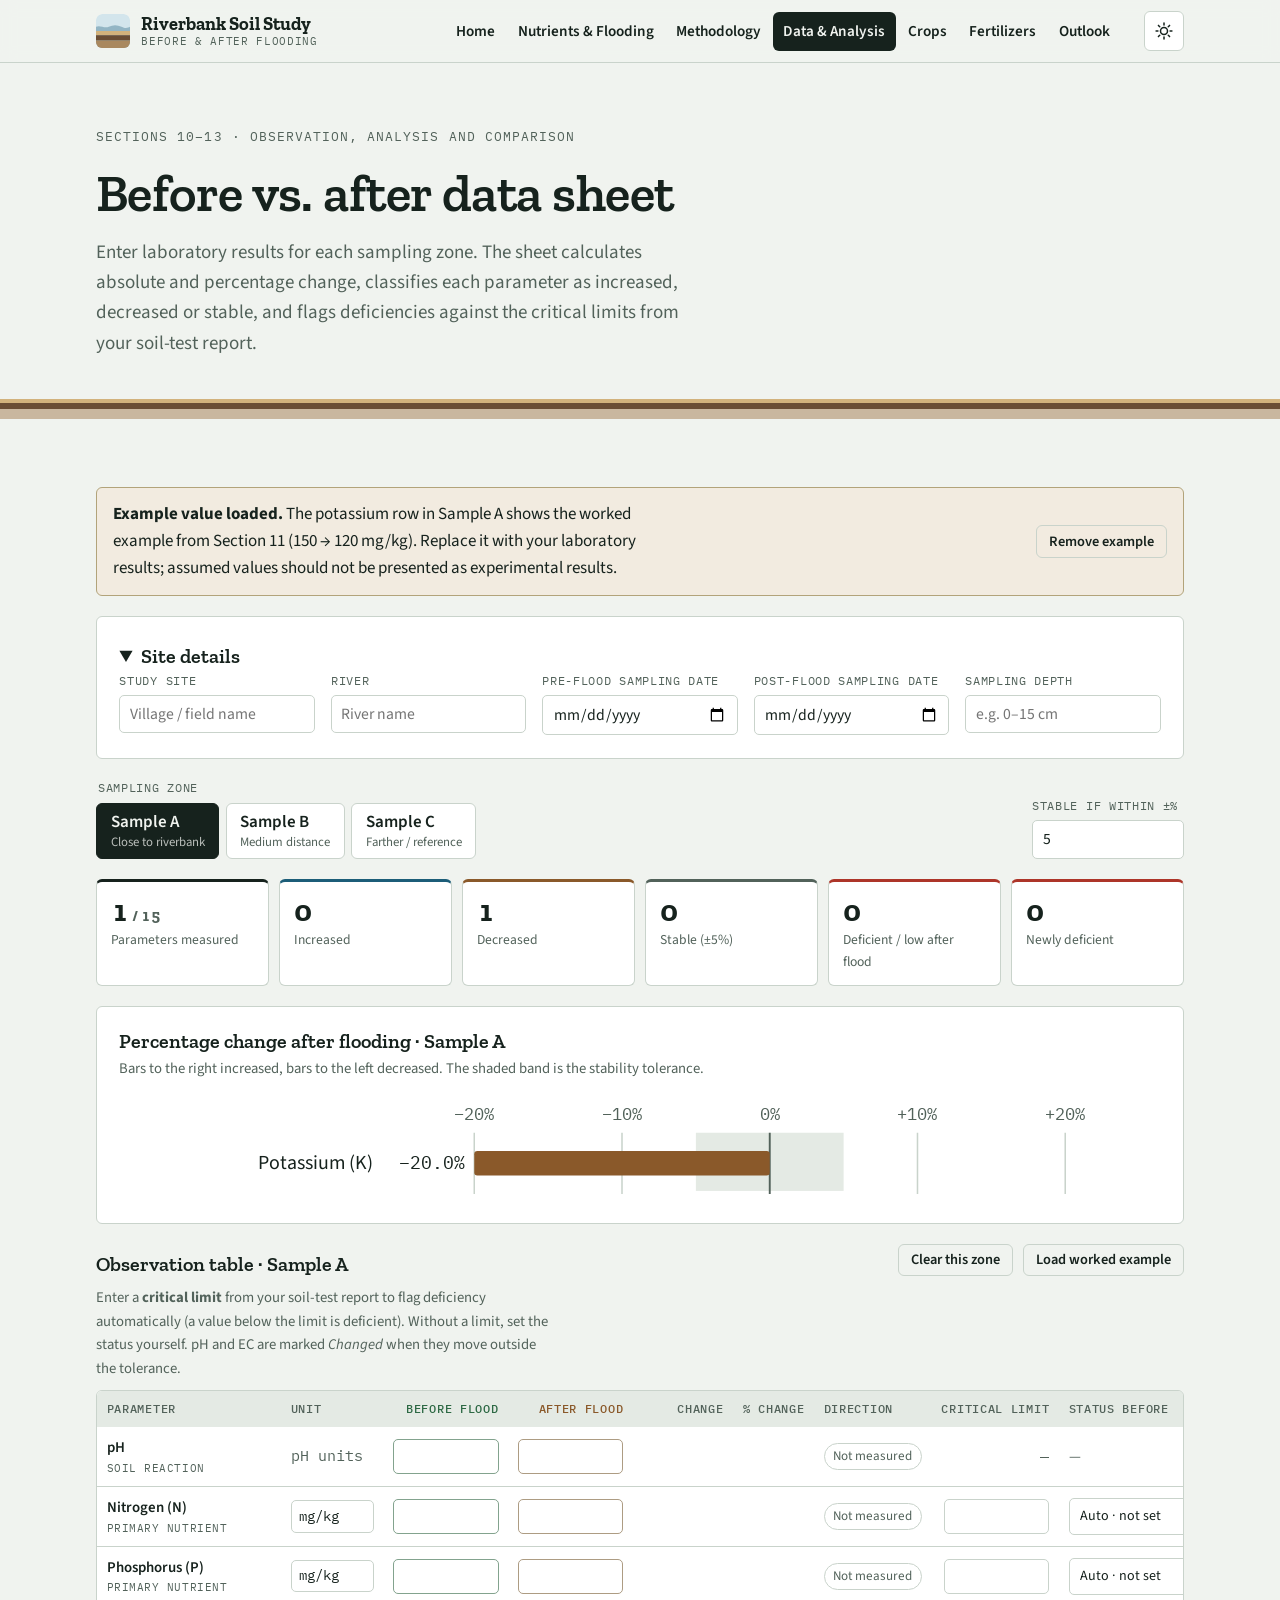
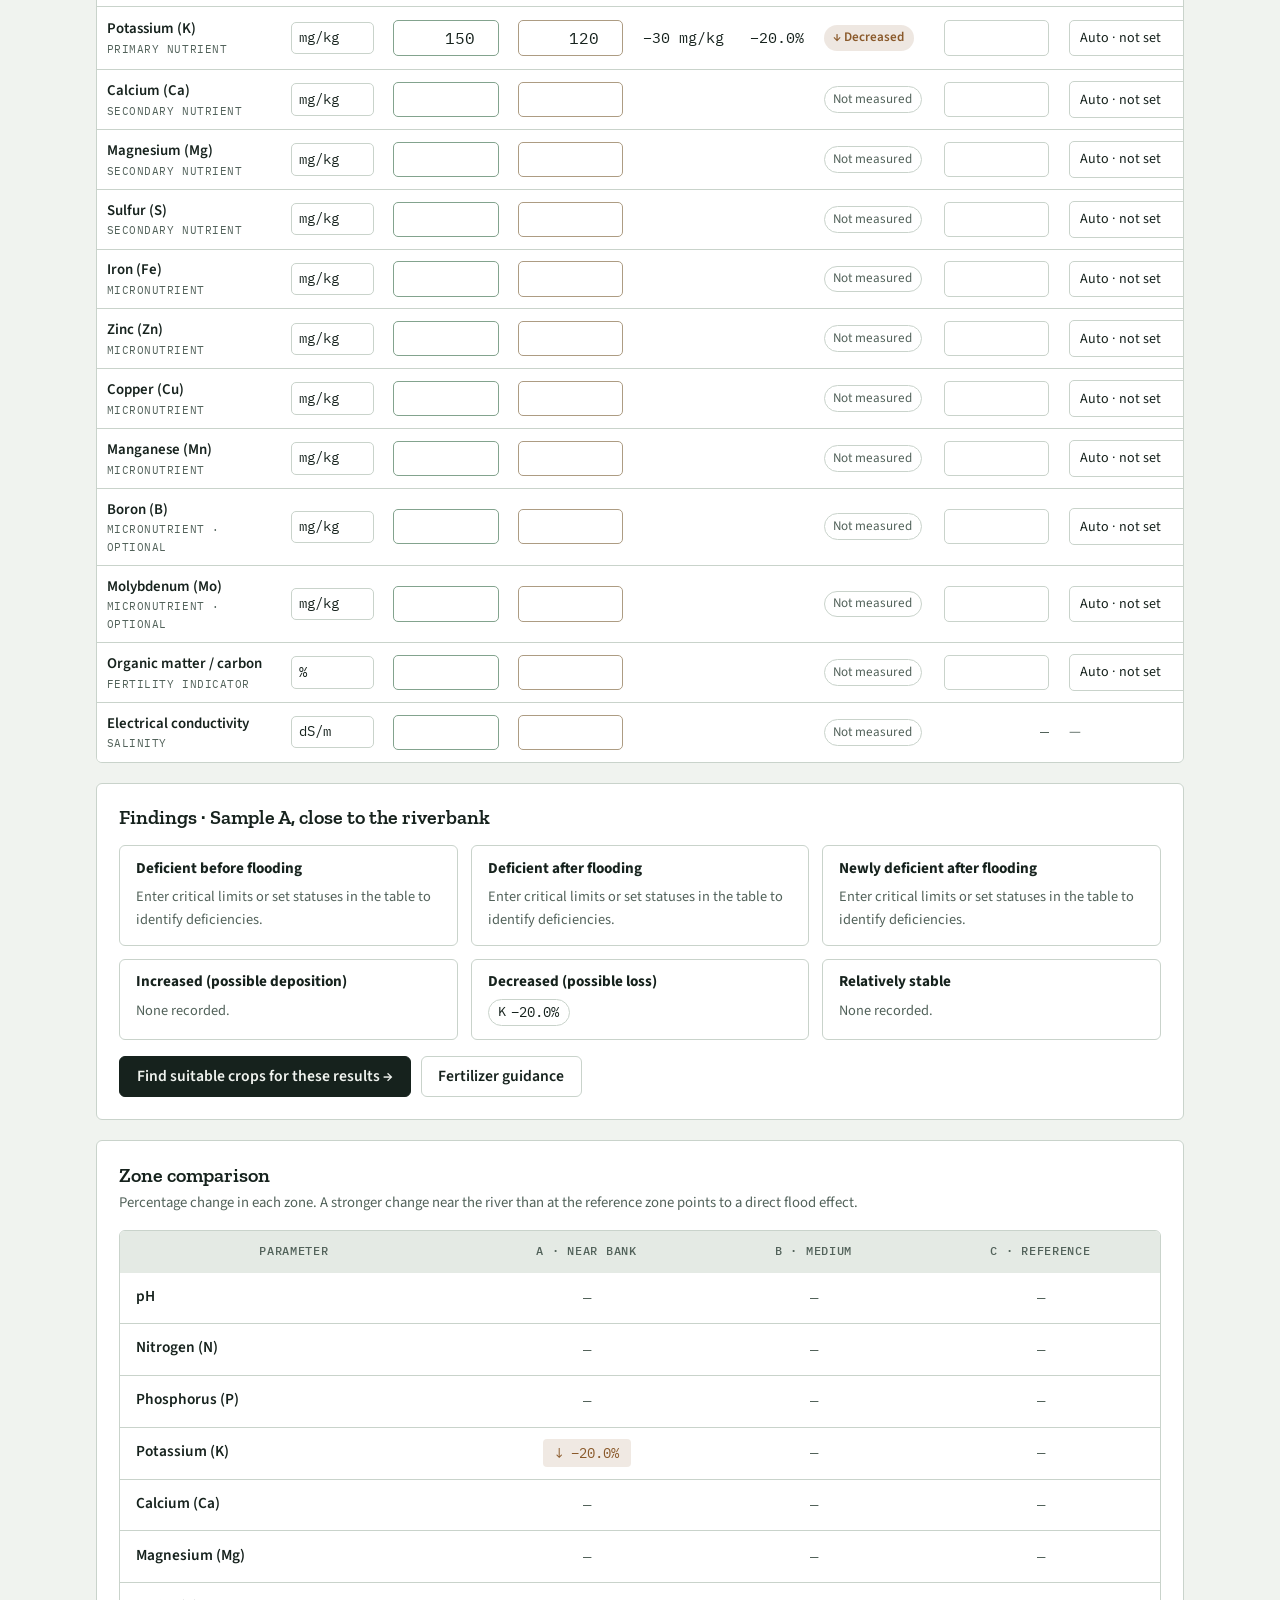
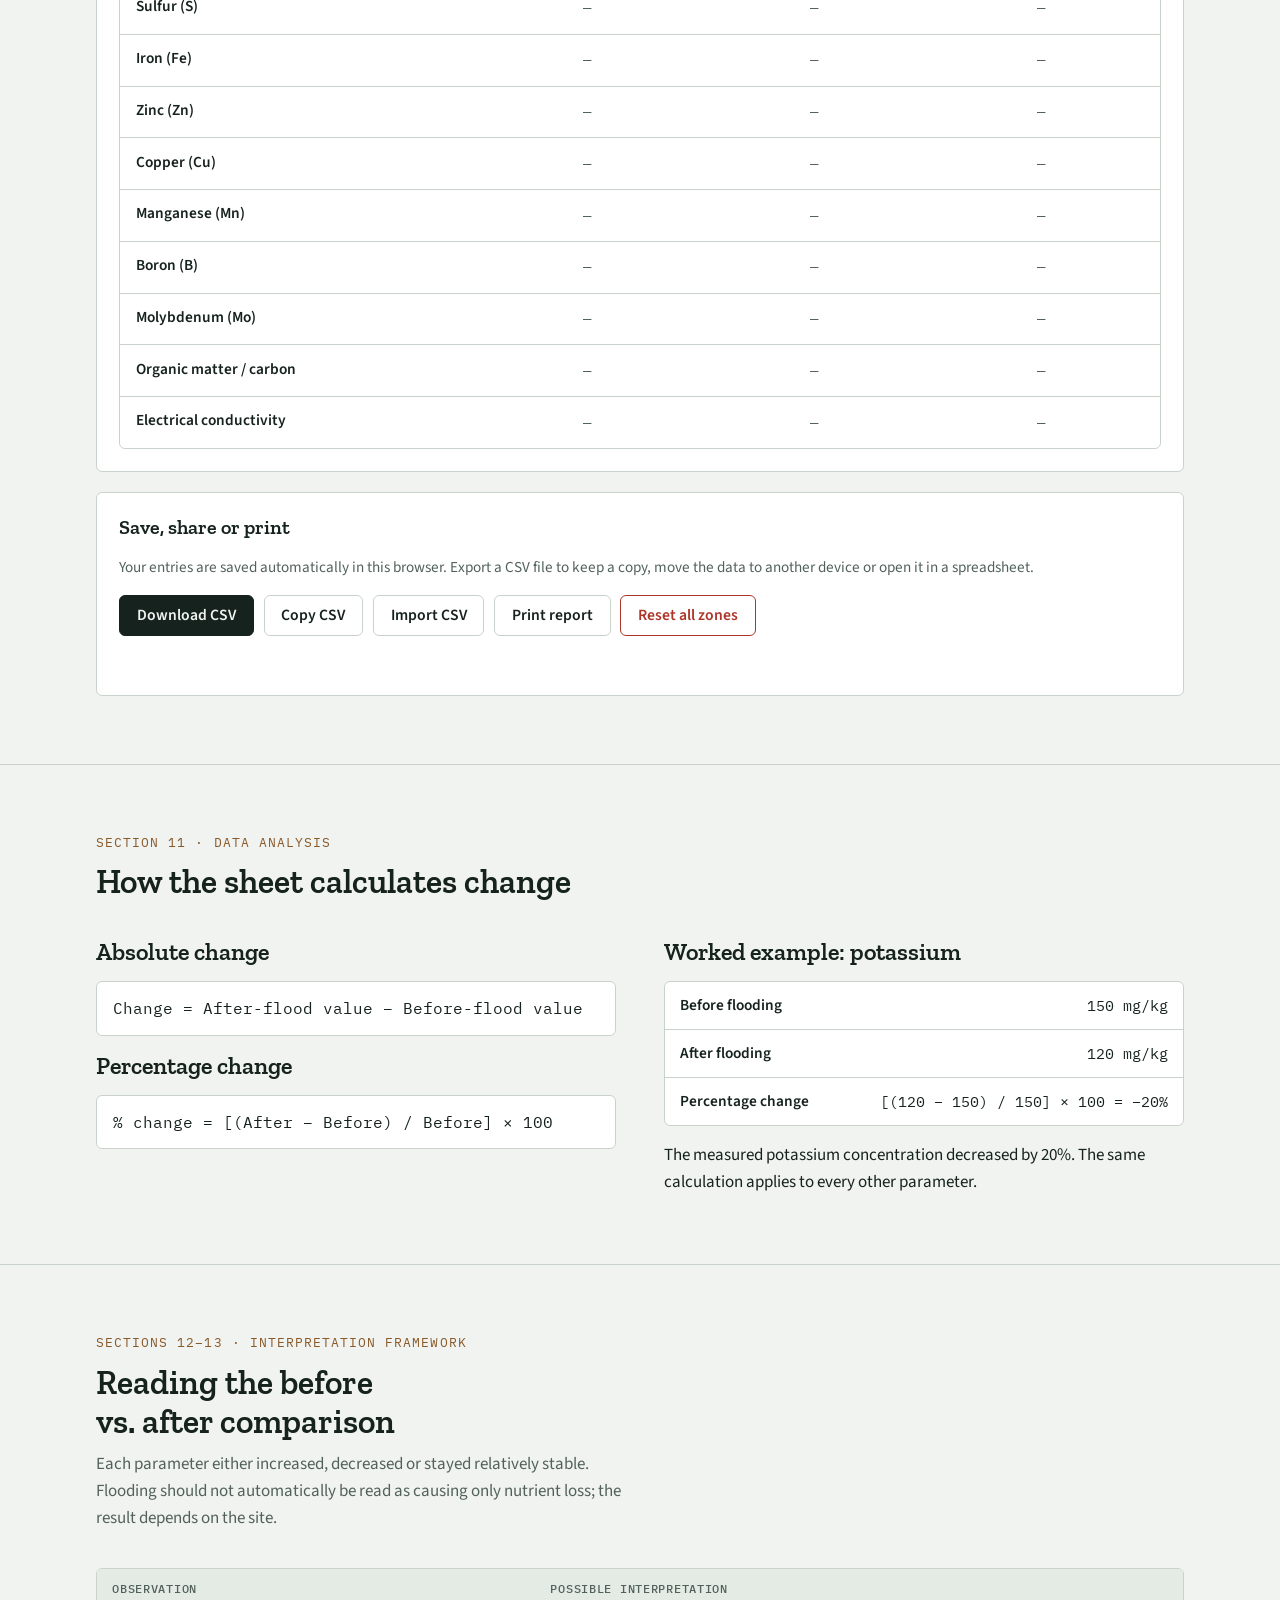
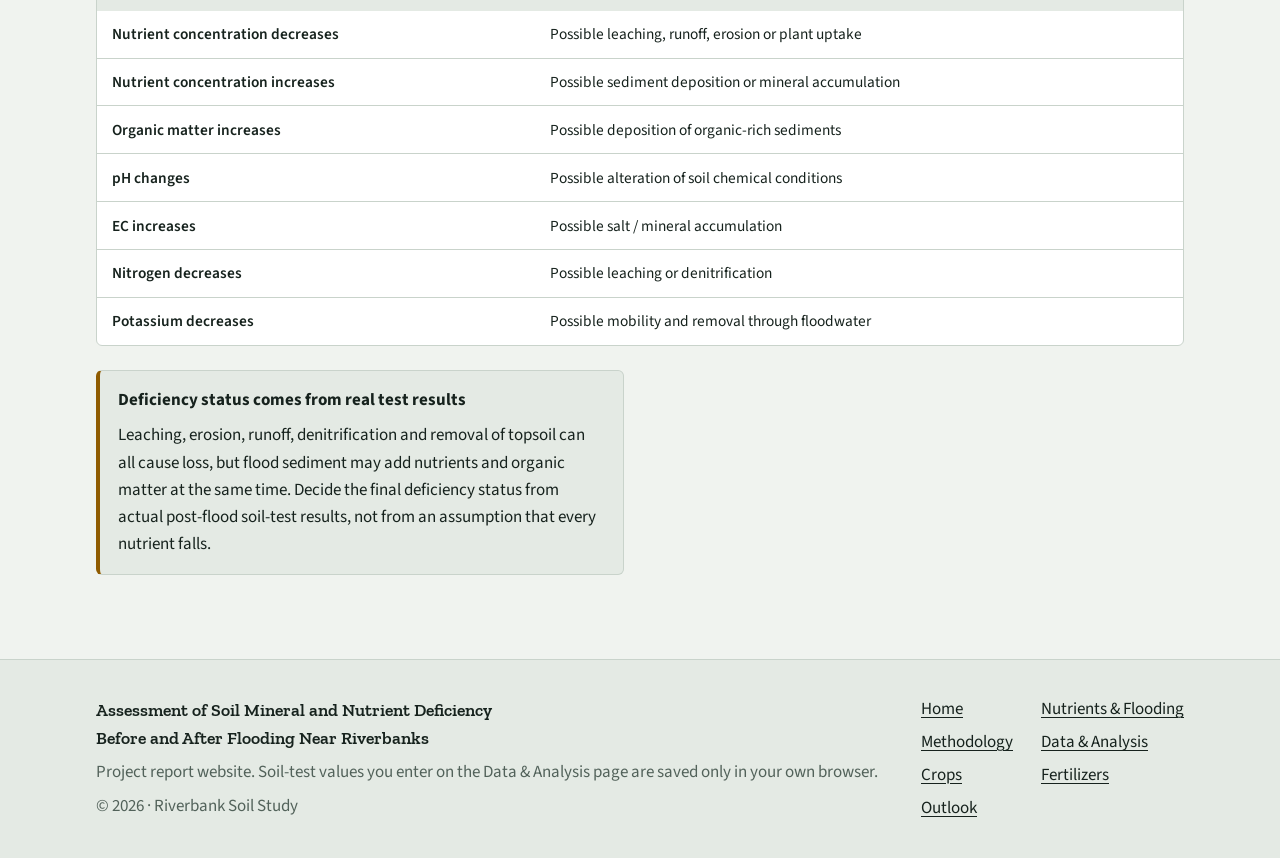
<file: data.html>
<!doctype html>
<html lang="en">
<head>
<meta charset="utf-8">
<meta name="viewport" content="width=device-width, initial-scale=1, viewport-fit=cover">
<title>Data &amp; Analysis · Riverbank Soil Study</title>
<meta name="description" content="Record before- and after-flood soil-test results and calculate nutrient change by sampling zone.">
<meta property="og:title" content="Data &amp; Analysis · Riverbank Soil Study">
<meta property="og:description" content="Record before- and after-flood soil-test results and calculate nutrient change by sampling zone.">
<meta name="theme-color" content="#F0F3EF" media="(prefers-color-scheme: light)">
<meta name="theme-color" content="#101714" media="(prefers-color-scheme: dark)">
<link rel="icon" href="assets/img/favicon.svg" type="image/svg+xml">
<link rel="preconnect" href="https://fonts.googleapis.com">
<link rel="preconnect" href="https://fonts.gstatic.com" crossorigin>
<link rel="stylesheet" href="https://fonts.googleapis.com/css2?family=IBM+Plex+Mono:wght@400;500&amp;family=Source+Sans+3:ital,wght@0,400;0,600;0,700;1,400&amp;family=Zilla+Slab:wght@500;600;700&amp;display=swap">
<link rel="stylesheet" href="assets/css/style.css">
<script>(function(){try{var t=localStorage.getItem('soilStudy.theme');if(t==='light'||t==='dark')document.documentElement.setAttribute('data-theme',t);}catch(e){}})();</script>
</head>
<body>
<a class="skip" href="#main">Skip to content</a>
<header class="site-header">
  <div class="wrap header-inner">
    <a class="brand" href="index.html">
      <svg class="brand-mark" viewBox="0 0 32 32" aria-hidden="true"><rect width="32" height="32" rx="6" fill="var(--river-soft)"/><path d="M0 12c4-2 8 2 12 0s8-2 12 0 6 1 8 0v20H0z" fill="var(--river)" opacity=".35"/><path d="M0 16h32v4H0z" fill="var(--silt)"/><path d="M0 20h32v5H0z" fill="var(--topsoil)"/><path d="M0 25h32v7H0z" fill="var(--subsoil)"/></svg>
      <span class="brand-text"><span class="brand-name">Riverbank Soil Study</span><span class="brand-sub">Before &amp; after flooding</span></span>
    </a>
    <nav id="site-nav" class="site-nav" aria-label="Main">
      <ul>
        <li><a href="index.html">Home</a></li><li><a href="background.html">Nutrients &amp; Flooding</a></li><li><a href="methodology.html">Methodology</a></li><li><a href="data.html" aria-current="page">Data &amp; Analysis</a></li><li><a href="crops.html">Crops</a></li><li><a href="fertilizers.html">Fertilizers</a></li><li><a href="outlook.html">Outlook</a></li>
      </ul>
    </nav>
    <div class="header-actions">
      <button class="icon-btn" type="button" data-theme-toggle aria-label="Switch theme"><svg class="theme-icon-sun" viewBox="0 0 24 24" fill="none" stroke="currentColor" stroke-width="1.8" stroke-linecap="round" aria-hidden="true"><circle cx="12" cy="12" r="4.2"/><path d="M12 2.5v2.2M12 19.3v2.2M2.5 12h2.2M19.3 12h2.2M5.3 5.3l1.6 1.6M17.1 17.1l1.6 1.6M5.3 18.7l1.6-1.6M17.1 6.9l1.6-1.6"/></svg><svg class="theme-icon-moon" viewBox="0 0 24 24" fill="none" stroke="currentColor" stroke-width="1.8" stroke-linejoin="round" aria-hidden="true"><path d="M20 14.6A8 8 0 0 1 9.4 4a8 8 0 1 0 10.6 10.6z"/></svg></button>
      <button class="icon-btn nav-toggle" type="button" data-nav-toggle aria-expanded="false" aria-controls="site-nav" aria-label="Menu"><svg viewBox="0 0 24 24" fill="none" stroke="currentColor" stroke-width="1.8" stroke-linecap="round" aria-hidden="true"><path d="M4 7h16M4 12h16M4 17h16"/></svg></button>
    </div>
  </div>
</header>
<main id="main">
<header class="page-head">
  <div class="wrap">
    <p class="eyebrow">Sections 10&ndash;13 &middot; Observation, analysis and comparison</p>
    <h1>Before vs. after data sheet</h1>
    <p class="lead">Enter laboratory results for each sampling zone. The sheet calculates absolute and percentage change, classifies each parameter as increased, decreased or stable, and flags deficiencies against the critical limits from your soil-test report.</p>
  </div>
</header>
<div class="strata" aria-hidden="true"><span></span><span></span><span></span></div>

<section class="section">
  <div class="wrap tool-layout">

    <div id="example-banner" class="banner no-print" hidden>
      <p><strong>Example value loaded.</strong> The potassium row in Sample A shows the worked example from Section 11 (150 &rarr; 120 mg/kg). Replace it with your laboratory results; assumed values should not be presented as experimental results.</p>
      <button class="btn secondary small" type="button" id="btn-dismiss-example">Remove example</button>
    </div>

    <details class="panel" id="site-panel" open>
      <summary class="panel-title" style="cursor:pointer">Site details</summary>
      <div class="form-grid">
        <div class="field"><label for="meta-site">Study site</label><input type="text" id="meta-site" data-meta="site" placeholder="Village / field name"></div>
        <div class="field"><label for="meta-river">River</label><input type="text" id="meta-river" data-meta="river" placeholder="River name"></div>
        <div class="field"><label for="meta-pre">Pre-flood sampling date</label><input type="date" id="meta-pre" data-meta="pre"></div>
        <div class="field"><label for="meta-post">Post-flood sampling date</label><input type="date" id="meta-post" data-meta="post"></div>
        <div class="field"><label for="meta-depth">Sampling depth</label><input type="text" id="meta-depth" data-meta="depth" placeholder="e.g. 0&ndash;15 cm"></div>
      </div>
    </details>

    <div class="tool-bar no-print">
      <fieldset>
        <legend>Sampling zone</legend>
        <div class="toggle-group" id="zone-group" role="radiogroup" style="margin-top:.35rem">
          <label for="zone-A"><input type="radio" name="zone" id="zone-A" value="A"><span>Sample A<small>Close to riverbank</small></span></label>
          <label for="zone-B"><input type="radio" name="zone" id="zone-B" value="B"><span>Sample B<small>Medium distance</small></span></label>
          <label for="zone-C"><input type="radio" name="zone" id="zone-C" value="C"><span>Sample C<small>Farther / reference</small></span></label>
        </div>
      </fieldset>
      <div class="tb-group">
        <div class="field tol-field">
          <label for="tolerance">Stable if within &plusmn;%</label>
          <input type="number" id="tolerance" min="0" max="100" step="0.5" inputmode="decimal">
        </div>
      </div>
    </div>

    <div class="summary-grid" id="summary" aria-live="polite"></div>

    <div class="panel">
      <div class="stack" style="--gap:.25rem">
        <h2 class="panel-title" id="chart-title">Percentage change after flooding</h2>
        <p class="muted" style="font-size:.92rem">Bars to the right increased, bars to the left decreased. The shaded band is the stability tolerance.</p>
      </div>
      <div class="chart-wrap" id="chart"></div>
    </div>

    <div class="stack" style="--gap:.6rem">
      <div class="tool-bar">
        <h2 class="panel-title" id="table-title">Observation table</h2>
        <div class="tb-group no-print">
          <button class="btn secondary small" type="button" id="btn-clear">Clear this zone</button>
          <button class="btn secondary small" type="button" id="btn-example">Load worked example</button>
        </div>
      </div>
      <p class="muted" style="font-size:.92rem; max-width:var(--measure)">Enter a <strong>critical limit</strong> from your soil-test report to flag deficiency automatically (a value below the limit is deficient). Without a limit, set the status yourself. pH and EC are marked <em>Changed</em> when they move outside the tolerance.</p>
      <div class="table-wrap">
        <table class="data-table" id="data-table">
          <thead>
            <tr>
              <th scope="col">Parameter</th>
              <th scope="col">Unit</th>
              <th scope="col" class="num h-before">Before flood</th>
              <th scope="col" class="num h-after">After flood</th>
              <th scope="col" class="num">Change</th>
              <th scope="col" class="num">% change</th>
              <th scope="col">Direction</th>
              <th scope="col" class="num">Critical limit</th>
              <th scope="col">Status before</th>
              <th scope="col">Status after</th>
              <th scope="col">Possible interpretation</th>
            </tr>
          </thead>
          <tbody id="data-body"></tbody>
        </table>
      </div>
    </div>

    <div class="panel">
      <h2 class="panel-title" id="findings-title">Findings</h2>
      <div class="findings" id="findings"></div>
      <div class="btn-row no-print">
        <a class="btn" href="crops.html" id="to-crops">Find suitable crops for these results &rarr;</a>
        <a class="btn secondary" href="fertilizers.html">Fertilizer guidance</a>
      </div>
    </div>

    <div class="panel">
      <div class="stack" style="--gap:.25rem">
        <h2 class="panel-title">Zone comparison</h2>
        <p class="muted" style="font-size:.92rem">Percentage change in each zone. A stronger change near the river than at the reference zone points to a direct flood effect.</p>
      </div>
      <div class="table-wrap">
        <table class="matrix">
          <thead><tr><th scope="col">Parameter</th><th scope="col">A &middot; near bank</th><th scope="col">B &middot; medium</th><th scope="col">C &middot; reference</th></tr></thead>
          <tbody id="matrix-body"></tbody>
        </table>
      </div>
    </div>

    <div class="panel no-print">
      <h2 class="panel-title">Save, share or print</h2>
      <p class="muted" style="font-size:.95rem">Your entries are saved automatically in this browser. Export a CSV file to keep a copy, move the data to another device or open it in a spreadsheet.</p>
      <div class="btn-row">
        <button class="btn" type="button" id="btn-export">Download CSV</button>
        <button class="btn secondary" type="button" id="btn-copy">Copy CSV</button>
        <label class="btn secondary" for="file-import" style="cursor:pointer">Import CSV</label>
        <input type="file" id="file-import" accept=".csv,text/csv" class="visually-hidden">
        <button class="btn secondary" type="button" id="btn-print">Print report</button>
        <button class="btn danger" type="button" id="btn-reset">Reset all zones</button>
      </div>
      <p class="status-line" id="status" role="status"></p>
    </div>
  </div>
</section>

<section class="section">
  <div class="wrap">
    <div class="section-head">
      <p class="kicker">Section 11 &middot; Data analysis</p>
      <h2>How the sheet calculates change</h2>
    </div>
    <div class="split even">
      <div class="stack">
        <h3>Absolute change</h3>
        <p class="formula">Change = After-flood value &minus; Before-flood value</p>
        <h3>Percentage change</h3>
        <p class="formula">% change = [(After &minus; Before) / Before] &times; 100</p>
      </div>
      <div class="stack">
        <h3>Worked example: potassium</h3>
        <div class="table-wrap">
          <table>
            <tbody>
              <tr><th scope="row">Before flooding</th><td class="num">150 mg/kg</td></tr>
              <tr><th scope="row">After flooding</th><td class="num">120 mg/kg</td></tr>
              <tr><th scope="row">Percentage change</th><td class="num">[(120 &minus; 150) / 150] &times; 100 = &minus;20%</td></tr>
            </tbody>
          </table>
        </div>
        <p>The measured potassium concentration decreased by 20%. The same calculation applies to every other parameter.</p>
      </div>
    </div>
  </div>
</section>

<section class="section">
  <div class="wrap">
    <div class="section-head">
      <p class="kicker">Sections 12&ndash;13 &middot; Interpretation framework</p>
      <h2>Reading the before vs. after comparison</h2>
      <p class="muted">Each parameter either increased, decreased or stayed relatively stable. Flooding should not automatically be read as causing only nutrient loss; the result depends on the site.</p>
    </div>
    <div class="table-wrap">
      <table>
        <thead><tr><th scope="col">Observation</th><th scope="col">Possible interpretation</th></tr></thead>
        <tbody>
          <tr><th scope="row">Nutrient concentration decreases</th><td>Possible leaching, runoff, erosion or plant uptake</td></tr>
          <tr><th scope="row">Nutrient concentration increases</th><td>Possible sediment deposition or mineral accumulation</td></tr>
          <tr><th scope="row">Organic matter increases</th><td>Possible deposition of organic-rich sediments</td></tr>
          <tr><th scope="row">pH changes</th><td>Possible alteration of soil chemical conditions</td></tr>
          <tr><th scope="row">EC increases</th><td>Possible salt / mineral accumulation</td></tr>
          <tr><th scope="row">Nitrogen decreases</th><td>Possible leaching or denitrification</td></tr>
          <tr><th scope="row">Potassium decreases</th><td>Possible mobility and removal through floodwater</td></tr>
        </tbody>
      </table>
    </div>
    <div class="callout caution" style="margin-top:1.5rem">
      <p class="callout-title">Deficiency status comes from real test results</p>
      <p>Leaching, erosion, runoff, denitrification and removal of topsoil can all cause loss, but flood sediment may add nutrients and organic matter at the same time. Decide the final deficiency status from actual post-flood soil-test results, not from an assumption that every nutrient falls.</p>
    </div>
  </div>
</section>

</main>
<footer class="site-footer">
  <div class="wrap footer-inner">
    <div>
      <p class="footer-title">Assessment of Soil Mineral and Nutrient Deficiency Before and After Flooding Near Riverbanks</p>
      <p class="muted">Project report website. Soil-test values you enter on the Data &amp; Analysis page are saved only in your own browser.</p>
      <p class="muted">&copy; <span data-year>2026</span> &middot; Riverbank Soil Study</p>
    </div>
    <nav aria-label="Footer"><ul><li><a href="index.html">Home</a></li><li><a href="background.html">Nutrients &amp; Flooding</a></li><li><a href="methodology.html">Methodology</a></li><li><a href="data.html">Data &amp; Analysis</a></li><li><a href="crops.html">Crops</a></li><li><a href="fertilizers.html">Fertilizers</a></li><li><a href="outlook.html">Outlook</a></li></ul></nav>
  </div>
</footer>
<script src="assets/js/main.js" defer></script>
<script src="assets/js/soil-core.js" defer></script>
<script src="assets/js/data.js" defer></script>
</body>
</html>
</file>
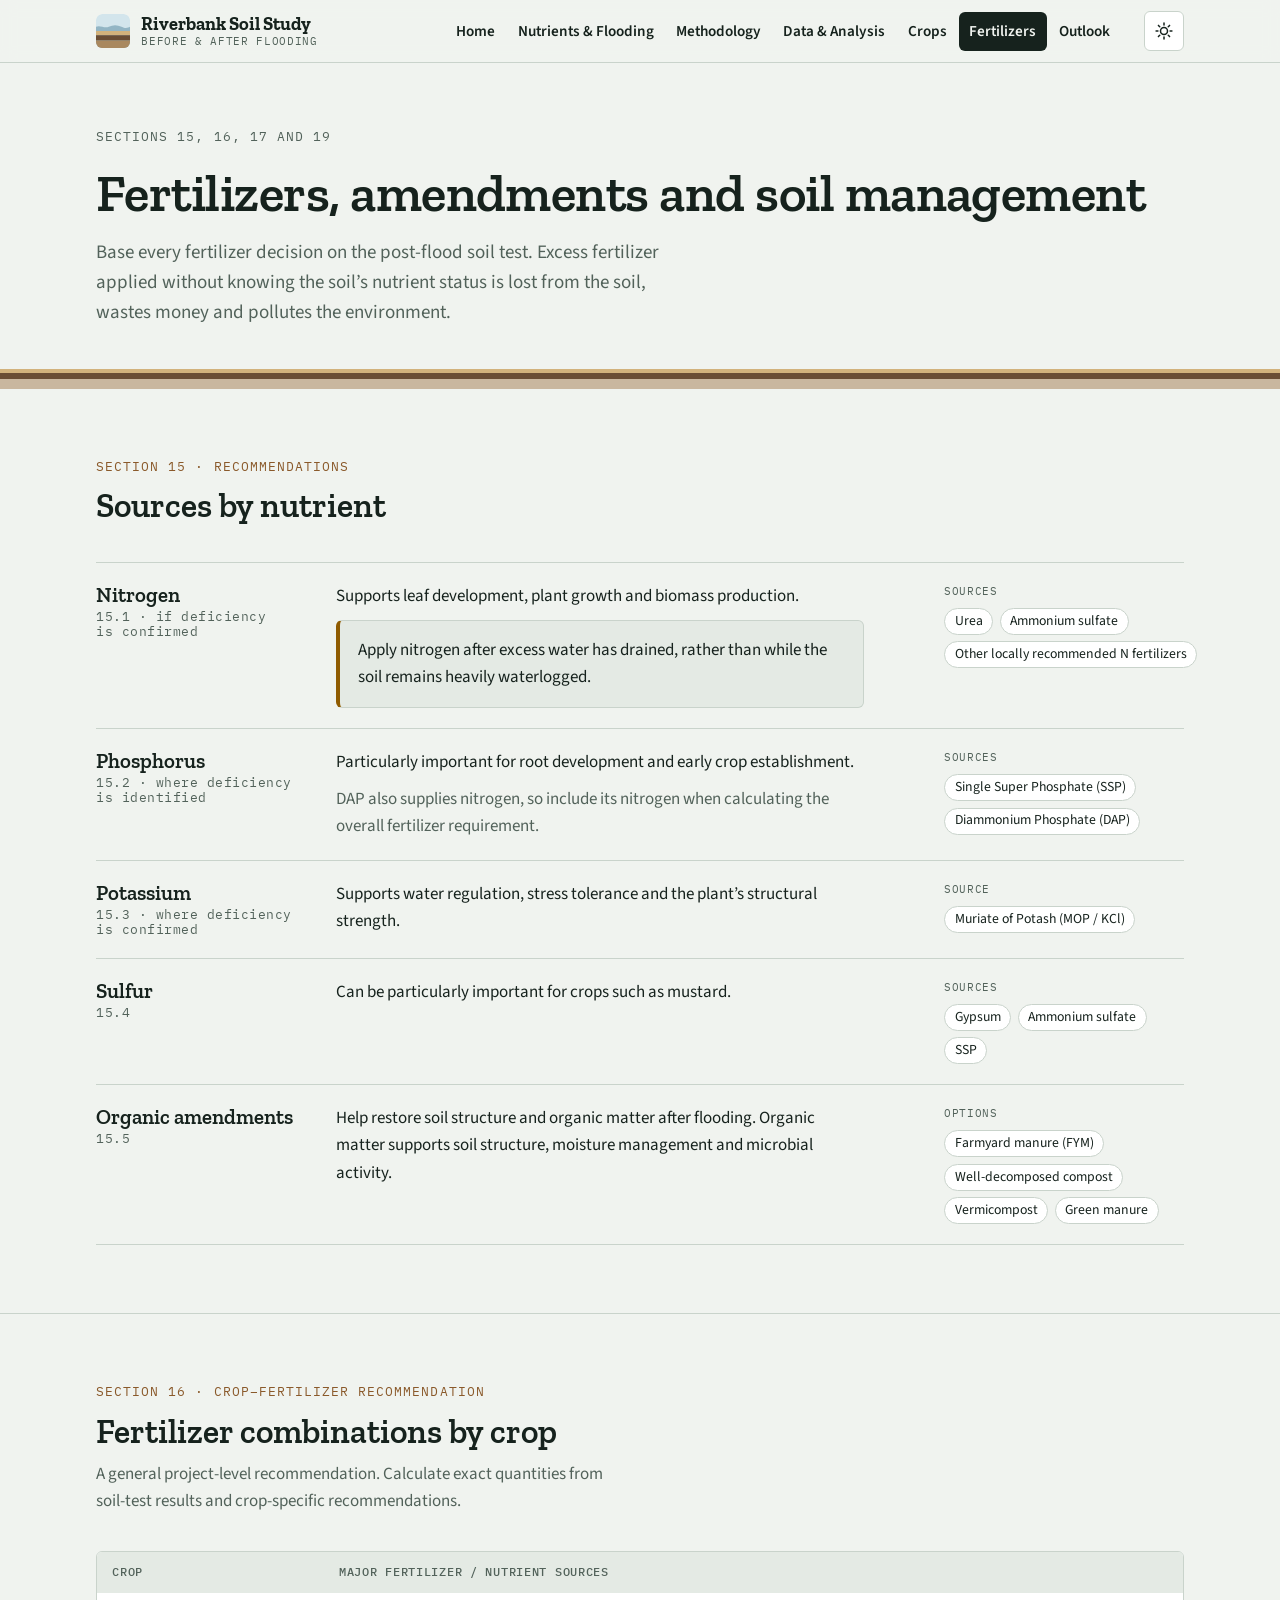
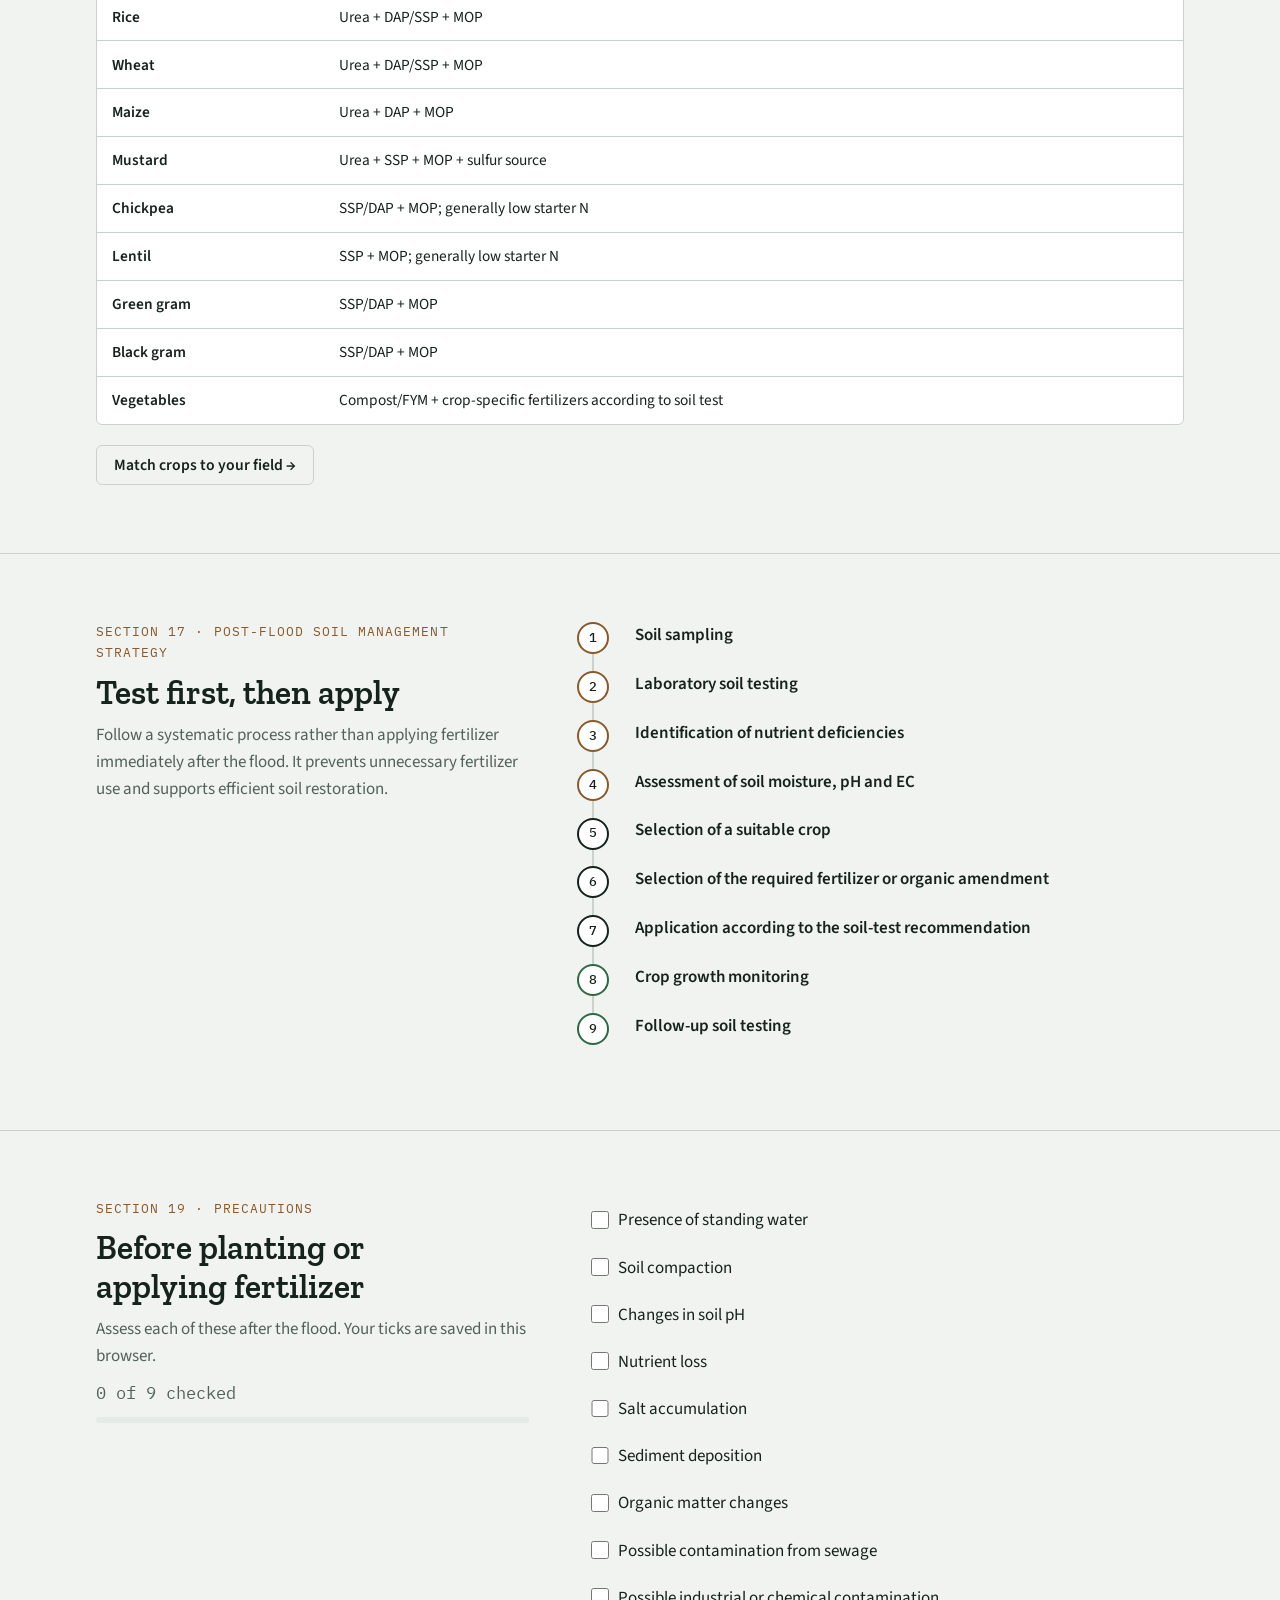
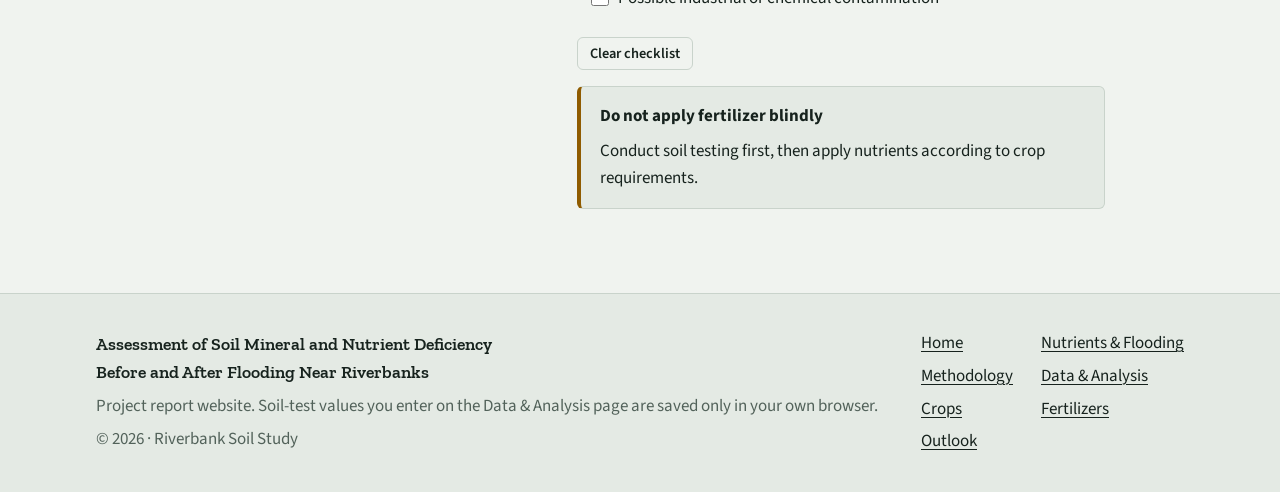
<file: fertilizers.html>
<!doctype html>
<html lang="en">
<head>
<meta charset="utf-8">
<meta name="viewport" content="width=device-width, initial-scale=1, viewport-fit=cover">
<title>Fertilizers · Riverbank Soil Study</title>
<meta name="description" content="Fertilizer and organic amendment recommendations and the post-flood soil management process.">
<meta property="og:title" content="Fertilizers · Riverbank Soil Study">
<meta property="og:description" content="Fertilizer and organic amendment recommendations and the post-flood soil management process.">
<meta name="theme-color" content="#F0F3EF" media="(prefers-color-scheme: light)">
<meta name="theme-color" content="#101714" media="(prefers-color-scheme: dark)">
<link rel="icon" href="assets/img/favicon.svg" type="image/svg+xml">
<link rel="preconnect" href="https://fonts.googleapis.com">
<link rel="preconnect" href="https://fonts.gstatic.com" crossorigin>
<link rel="stylesheet" href="https://fonts.googleapis.com/css2?family=IBM+Plex+Mono:wght@400;500&amp;family=Source+Sans+3:ital,wght@0,400;0,600;0,700;1,400&amp;family=Zilla+Slab:wght@500;600;700&amp;display=swap">
<link rel="stylesheet" href="assets/css/style.css">
<script>(function(){try{var t=localStorage.getItem('soilStudy.theme');if(t==='light'||t==='dark')document.documentElement.setAttribute('data-theme',t);}catch(e){}})();</script>
</head>
<body>
<a class="skip" href="#main">Skip to content</a>
<header class="site-header">
  <div class="wrap header-inner">
    <a class="brand" href="index.html">
      <svg class="brand-mark" viewBox="0 0 32 32" aria-hidden="true"><rect width="32" height="32" rx="6" fill="var(--river-soft)"/><path d="M0 12c4-2 8 2 12 0s8-2 12 0 6 1 8 0v20H0z" fill="var(--river)" opacity=".35"/><path d="M0 16h32v4H0z" fill="var(--silt)"/><path d="M0 20h32v5H0z" fill="var(--topsoil)"/><path d="M0 25h32v7H0z" fill="var(--subsoil)"/></svg>
      <span class="brand-text"><span class="brand-name">Riverbank Soil Study</span><span class="brand-sub">Before &amp; after flooding</span></span>
    </a>
    <nav id="site-nav" class="site-nav" aria-label="Main">
      <ul>
        <li><a href="index.html">Home</a></li><li><a href="background.html">Nutrients &amp; Flooding</a></li><li><a href="methodology.html">Methodology</a></li><li><a href="data.html">Data &amp; Analysis</a></li><li><a href="crops.html">Crops</a></li><li><a href="fertilizers.html" aria-current="page">Fertilizers</a></li><li><a href="outlook.html">Outlook</a></li>
      </ul>
    </nav>
    <div class="header-actions">
      <button class="icon-btn" type="button" data-theme-toggle aria-label="Switch theme"><svg class="theme-icon-sun" viewBox="0 0 24 24" fill="none" stroke="currentColor" stroke-width="1.8" stroke-linecap="round" aria-hidden="true"><circle cx="12" cy="12" r="4.2"/><path d="M12 2.5v2.2M12 19.3v2.2M2.5 12h2.2M19.3 12h2.2M5.3 5.3l1.6 1.6M17.1 17.1l1.6 1.6M5.3 18.7l1.6-1.6M17.1 6.9l1.6-1.6"/></svg><svg class="theme-icon-moon" viewBox="0 0 24 24" fill="none" stroke="currentColor" stroke-width="1.8" stroke-linejoin="round" aria-hidden="true"><path d="M20 14.6A8 8 0 0 1 9.4 4a8 8 0 1 0 10.6 10.6z"/></svg></button>
      <button class="icon-btn nav-toggle" type="button" data-nav-toggle aria-expanded="false" aria-controls="site-nav" aria-label="Menu"><svg viewBox="0 0 24 24" fill="none" stroke="currentColor" stroke-width="1.8" stroke-linecap="round" aria-hidden="true"><path d="M4 7h16M4 12h16M4 17h16"/></svg></button>
    </div>
  </div>
</header>
<main id="main">
<header class="page-head">
  <div class="wrap">
    <p class="eyebrow">Sections 15, 16, 17 and 19</p>
    <h1>Fertilizers, amendments and soil management</h1>
    <p class="lead">Base every fertilizer decision on the post-flood soil test. Excess fertilizer applied without knowing the soil&rsquo;s nutrient status is lost from the soil, wastes money and pollutes the environment.</p>
  </div>
</header>
<div class="strata" aria-hidden="true"><span></span><span></span><span></span></div>

<section class="section">
  <div class="wrap">
    <div class="section-head">
      <p class="kicker">Section 15 &middot; Recommendations</p>
      <h2>Sources by nutrient</h2>
    </div>
    <div class="def-rows">
      <article class="def-row">
        <h3>Nitrogen <span class="sym">15.1 &middot; if deficiency is confirmed</span></h3>
        <div class="def-body">
          <p>Supports leaf development, plant growth and biomass production.</p>
          <p class="callout caution" style="max-width:none">Apply nitrogen after excess water has drained, rather than while the soil remains heavily waterlogged.</p>
        </div>
        <div class="def-side"><span class="side-label">Sources</span><ul class="chips"><li class="chip">Urea</li><li class="chip">Ammonium sulfate</li><li class="chip">Other locally recommended N fertilizers</li></ul></div>
      </article>
      <article class="def-row">
        <h3>Phosphorus <span class="sym">15.2 &middot; where deficiency is identified</span></h3>
        <div class="def-body">
          <p>Particularly important for root development and early crop establishment.</p>
          <p class="muted">DAP also supplies nitrogen, so include its nitrogen when calculating the overall fertilizer requirement.</p>
        </div>
        <div class="def-side"><span class="side-label">Sources</span><ul class="chips"><li class="chip">Single Super Phosphate (SSP)</li><li class="chip">Diammonium Phosphate (DAP)</li></ul></div>
      </article>
      <article class="def-row">
        <h3>Potassium <span class="sym">15.3 &middot; where deficiency is confirmed</span></h3>
        <div class="def-body"><p>Supports water regulation, stress tolerance and the plant&rsquo;s structural strength.</p></div>
        <div class="def-side"><span class="side-label">Source</span><ul class="chips"><li class="chip">Muriate of Potash (MOP / KCl)</li></ul></div>
      </article>
      <article class="def-row">
        <h3>Sulfur <span class="sym">15.4</span></h3>
        <div class="def-body"><p>Can be particularly important for crops such as mustard.</p></div>
        <div class="def-side"><span class="side-label">Sources</span><ul class="chips"><li class="chip">Gypsum</li><li class="chip">Ammonium sulfate</li><li class="chip">SSP</li></ul></div>
      </article>
      <article class="def-row">
        <h3>Organic amendments <span class="sym">15.5</span></h3>
        <div class="def-body"><p>Help restore soil structure and organic matter after flooding. Organic matter supports soil structure, moisture management and microbial activity.</p></div>
        <div class="def-side"><span class="side-label">Options</span><ul class="chips"><li class="chip">Farmyard manure (FYM)</li><li class="chip">Well-decomposed compost</li><li class="chip">Vermicompost</li><li class="chip">Green manure</li></ul></div>
      </article>
    </div>
  </div>
</section>

<section class="section">
  <div class="wrap">
    <div class="section-head">
      <p class="kicker">Section 16 &middot; Crop&ndash;fertilizer recommendation</p>
      <h2>Fertilizer combinations by crop</h2>
      <p class="muted">A general project-level recommendation. Calculate exact quantities from soil-test results and crop-specific recommendations.</p>
    </div>
    <div class="table-wrap">
      <table>
        <thead><tr><th scope="col">Crop</th><th scope="col">Major fertilizer / nutrient sources</th></tr></thead>
        <tbody>
          <tr><th scope="row">Rice</th><td>Urea + DAP/SSP + MOP</td></tr>
          <tr><th scope="row">Wheat</th><td>Urea + DAP/SSP + MOP</td></tr>
          <tr><th scope="row">Maize</th><td>Urea + DAP + MOP</td></tr>
          <tr><th scope="row">Mustard</th><td>Urea + SSP + MOP + sulfur source</td></tr>
          <tr><th scope="row">Chickpea</th><td>SSP/DAP + MOP; generally low starter N</td></tr>
          <tr><th scope="row">Lentil</th><td>SSP + MOP; generally low starter N</td></tr>
          <tr><th scope="row">Green gram</th><td>SSP/DAP + MOP</td></tr>
          <tr><th scope="row">Black gram</th><td>SSP/DAP + MOP</td></tr>
          <tr><th scope="row">Vegetables</th><td>Compost/FYM + crop-specific fertilizers according to soil test</td></tr>
        </tbody>
      </table>
    </div>
    <div class="btn-row" style="margin-top:1.25rem">
      <a class="btn secondary" href="crops.html">Match crops to your field &rarr;</a>
    </div>
  </div>
</section>

<section class="section">
  <div class="wrap split">
    <div class="section-head">
      <p class="kicker">Section 17 &middot; Post-flood soil management strategy</p>
      <h2>Test first, then apply</h2>
      <p class="muted">Follow a systematic process rather than applying fertilizer immediately after the flood. It prevents unnecessary fertilizer use and supports efficient soil restoration.</p>
    </div>
    <ol class="flow">
      <li class="phase-after"><div><span class="f-title">Soil sampling</span></div></li>
      <li class="phase-after"><div><span class="f-title">Laboratory soil testing</span></div></li>
      <li class="phase-after"><div><span class="f-title">Identification of nutrient deficiencies</span></div></li>
      <li class="phase-after"><div><span class="f-title">Assessment of soil moisture, pH and EC</span></div></li>
      <li class="phase-act"><div><span class="f-title">Selection of a suitable crop</span></div></li>
      <li class="phase-act"><div><span class="f-title">Selection of the required fertilizer or organic amendment</span></div></li>
      <li class="phase-act"><div><span class="f-title">Application according to the soil-test recommendation</span></div></li>
      <li class="phase-before"><div><span class="f-title">Crop growth monitoring</span></div></li>
      <li class="phase-before"><div><span class="f-title">Follow-up soil testing</span></div></li>
    </ol>
  </div>
</section>

<section class="section">
  <div class="wrap split">
    <div class="section-head">
      <p class="kicker">Section 19 &middot; Precautions</p>
      <h2>Before planting or applying fertilizer</h2>
      <p class="muted">Assess each of these after the flood. Your ticks are saved in this browser.</p>
      <p class="mono muted" data-checklist-count="precautions">0 of 9 checked</p>
      <div class="progress" aria-hidden="true"><span data-checklist-bar="precautions"></span></div>
    </div>
    <div class="stack">
      <ul class="check-list" data-checklist="precautions">
        <li><label for="pc-1"><input type="checkbox" id="pc-1"><span>Presence of standing water</span></label></li>
        <li><label for="pc-2"><input type="checkbox" id="pc-2"><span>Soil compaction</span></label></li>
        <li><label for="pc-3"><input type="checkbox" id="pc-3"><span>Changes in soil pH</span></label></li>
        <li><label for="pc-4"><input type="checkbox" id="pc-4"><span>Nutrient loss</span></label></li>
        <li><label for="pc-5"><input type="checkbox" id="pc-5"><span>Salt accumulation</span></label></li>
        <li><label for="pc-6"><input type="checkbox" id="pc-6"><span>Sediment deposition</span></label></li>
        <li><label for="pc-7"><input type="checkbox" id="pc-7"><span>Organic matter changes</span></label></li>
        <li><label for="pc-8"><input type="checkbox" id="pc-8"><span>Possible contamination from sewage</span></label></li>
        <li><label for="pc-9"><input type="checkbox" id="pc-9"><span>Possible industrial or chemical contamination</span></label></li>
      </ul>
      <div><button class="btn secondary small" type="button" data-checklist-reset="precautions">Clear checklist</button></div>
      <div class="callout caution">
        <p class="callout-title">Do not apply fertilizer blindly</p>
        <p>Conduct soil testing first, then apply nutrients according to crop requirements.</p>
      </div>
    </div>
  </div>
</section>

</main>
<footer class="site-footer">
  <div class="wrap footer-inner">
    <div>
      <p class="footer-title">Assessment of Soil Mineral and Nutrient Deficiency Before and After Flooding Near Riverbanks</p>
      <p class="muted">Project report website. Soil-test values you enter on the Data &amp; Analysis page are saved only in your own browser.</p>
      <p class="muted">&copy; <span data-year>2026</span> &middot; Riverbank Soil Study</p>
    </div>
    <nav aria-label="Footer"><ul><li><a href="index.html">Home</a></li><li><a href="background.html">Nutrients &amp; Flooding</a></li><li><a href="methodology.html">Methodology</a></li><li><a href="data.html">Data &amp; Analysis</a></li><li><a href="crops.html">Crops</a></li><li><a href="fertilizers.html">Fertilizers</a></li><li><a href="outlook.html">Outlook</a></li></ul></nav>
  </div>
</footer>
<script src="assets/js/main.js" defer></script>
</body>
</html>
</file>
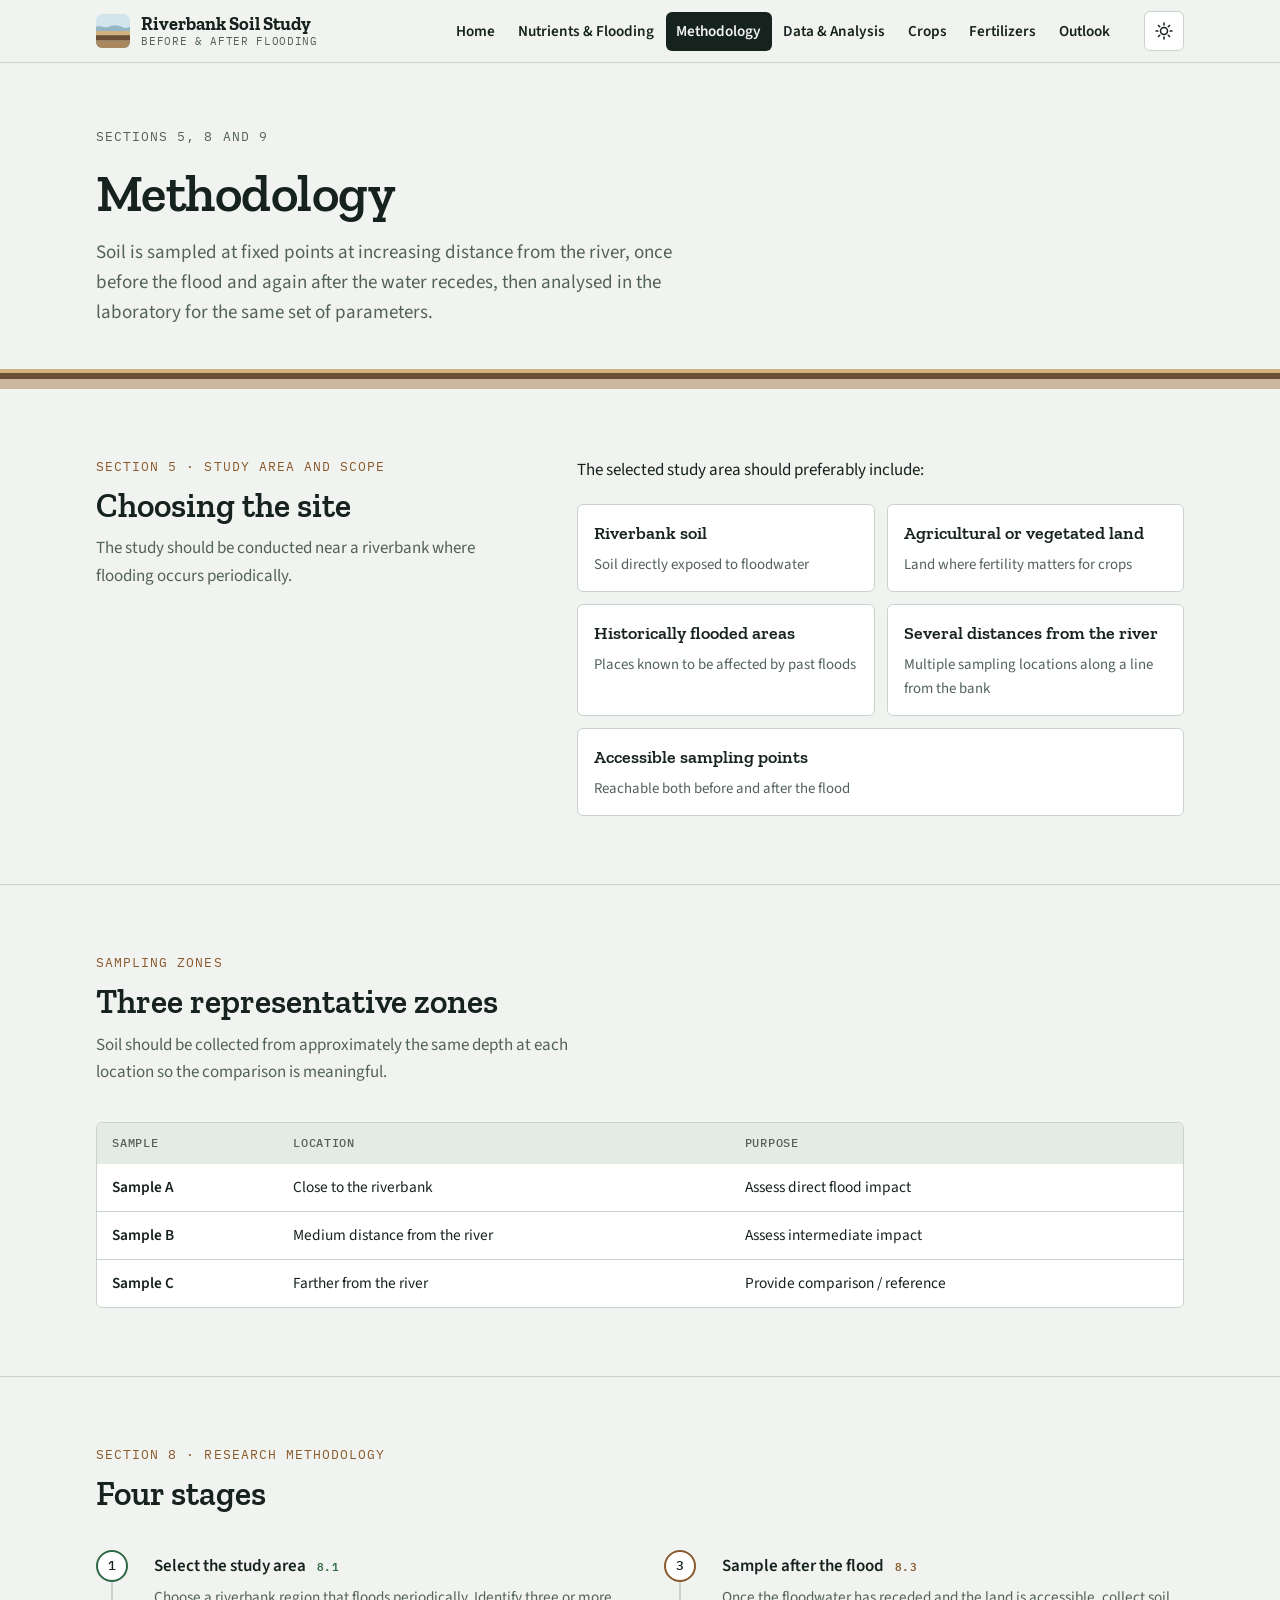
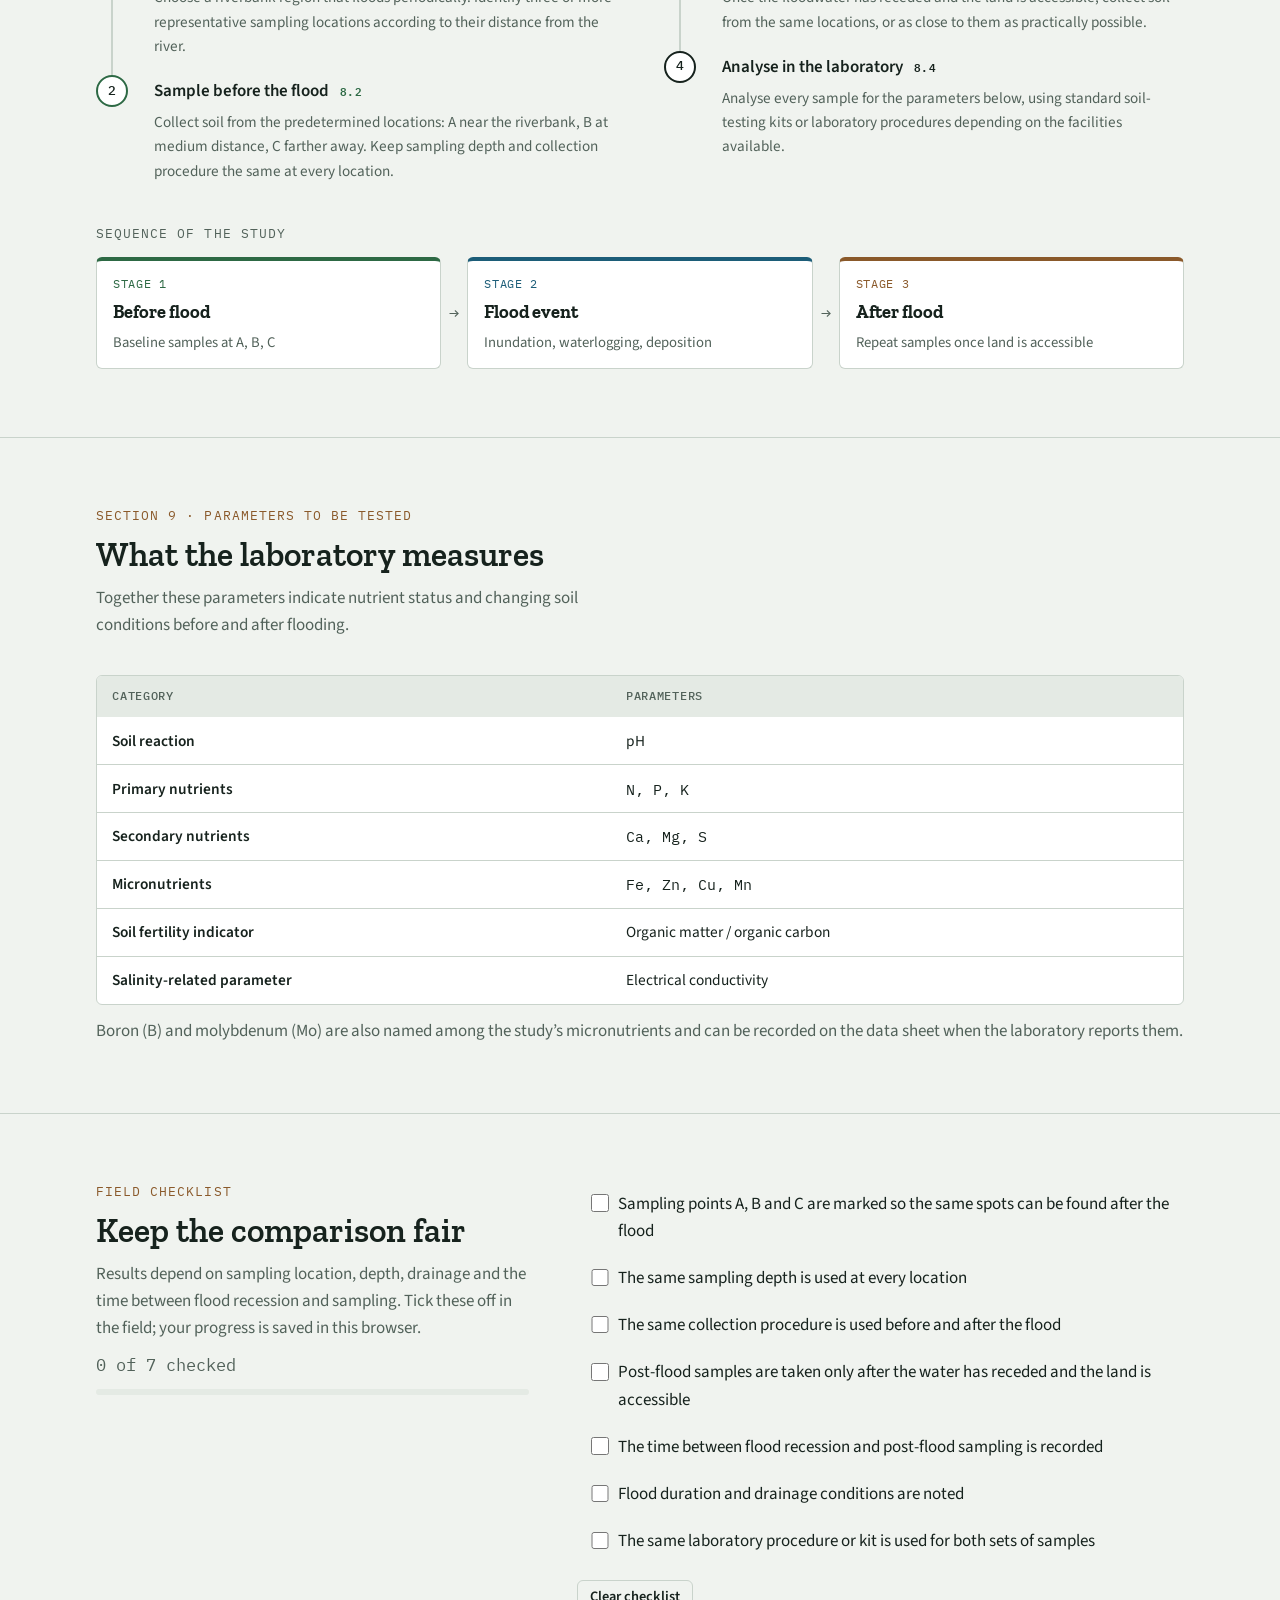
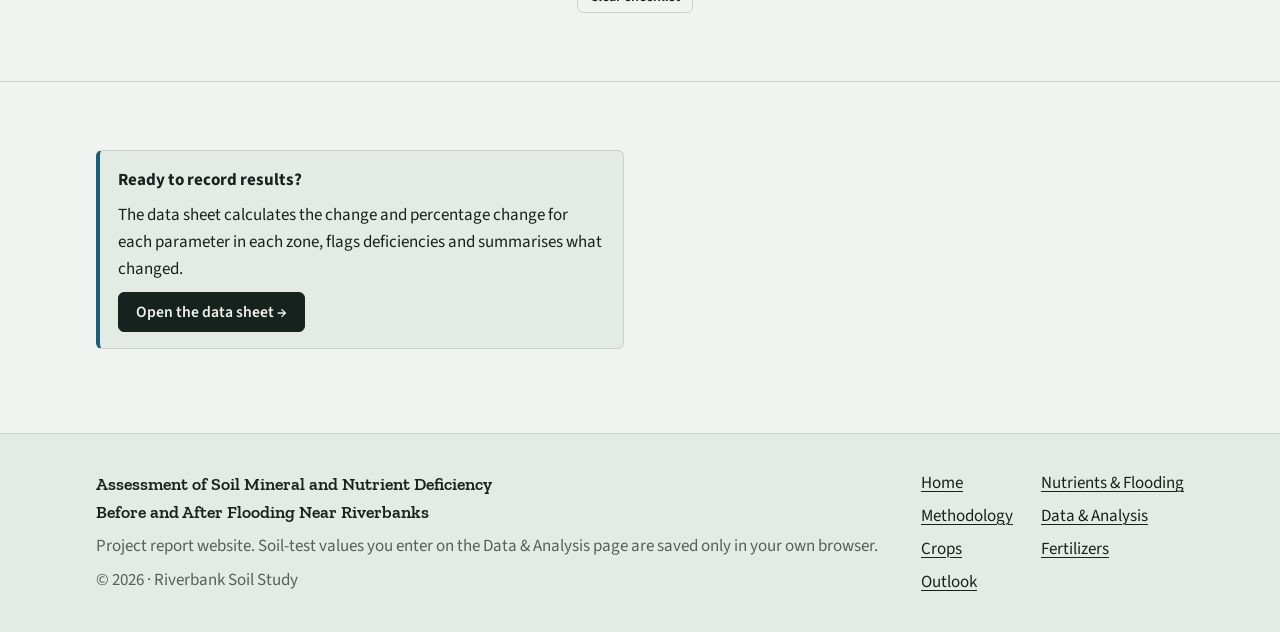
<file: methodology.html>
<!doctype html>
<html lang="en">
<head>
<meta charset="utf-8">
<meta name="viewport" content="width=device-width, initial-scale=1, viewport-fit=cover">
<title>Methodology · Riverbank Soil Study</title>
<meta name="description" content="Study area, sampling zones, pre- and post-flood sampling and laboratory analysis.">
<meta property="og:title" content="Methodology · Riverbank Soil Study">
<meta property="og:description" content="Study area, sampling zones, pre- and post-flood sampling and laboratory analysis.">
<meta name="theme-color" content="#F0F3EF" media="(prefers-color-scheme: light)">
<meta name="theme-color" content="#101714" media="(prefers-color-scheme: dark)">
<link rel="icon" href="assets/img/favicon.svg" type="image/svg+xml">
<link rel="preconnect" href="https://fonts.googleapis.com">
<link rel="preconnect" href="https://fonts.gstatic.com" crossorigin>
<link rel="stylesheet" href="https://fonts.googleapis.com/css2?family=IBM+Plex+Mono:wght@400;500&amp;family=Source+Sans+3:ital,wght@0,400;0,600;0,700;1,400&amp;family=Zilla+Slab:wght@500;600;700&amp;display=swap">
<link rel="stylesheet" href="assets/css/style.css">
<script>(function(){try{var t=localStorage.getItem('soilStudy.theme');if(t==='light'||t==='dark')document.documentElement.setAttribute('data-theme',t);}catch(e){}})();</script>
</head>
<body>
<a class="skip" href="#main">Skip to content</a>
<header class="site-header">
  <div class="wrap header-inner">
    <a class="brand" href="index.html">
      <svg class="brand-mark" viewBox="0 0 32 32" aria-hidden="true"><rect width="32" height="32" rx="6" fill="var(--river-soft)"/><path d="M0 12c4-2 8 2 12 0s8-2 12 0 6 1 8 0v20H0z" fill="var(--river)" opacity=".35"/><path d="M0 16h32v4H0z" fill="var(--silt)"/><path d="M0 20h32v5H0z" fill="var(--topsoil)"/><path d="M0 25h32v7H0z" fill="var(--subsoil)"/></svg>
      <span class="brand-text"><span class="brand-name">Riverbank Soil Study</span><span class="brand-sub">Before &amp; after flooding</span></span>
    </a>
    <nav id="site-nav" class="site-nav" aria-label="Main">
      <ul>
        <li><a href="index.html">Home</a></li><li><a href="background.html">Nutrients &amp; Flooding</a></li><li><a href="methodology.html" aria-current="page">Methodology</a></li><li><a href="data.html">Data &amp; Analysis</a></li><li><a href="crops.html">Crops</a></li><li><a href="fertilizers.html">Fertilizers</a></li><li><a href="outlook.html">Outlook</a></li>
      </ul>
    </nav>
    <div class="header-actions">
      <button class="icon-btn" type="button" data-theme-toggle aria-label="Switch theme"><svg class="theme-icon-sun" viewBox="0 0 24 24" fill="none" stroke="currentColor" stroke-width="1.8" stroke-linecap="round" aria-hidden="true"><circle cx="12" cy="12" r="4.2"/><path d="M12 2.5v2.2M12 19.3v2.2M2.5 12h2.2M19.3 12h2.2M5.3 5.3l1.6 1.6M17.1 17.1l1.6 1.6M5.3 18.7l1.6-1.6M17.1 6.9l1.6-1.6"/></svg><svg class="theme-icon-moon" viewBox="0 0 24 24" fill="none" stroke="currentColor" stroke-width="1.8" stroke-linejoin="round" aria-hidden="true"><path d="M20 14.6A8 8 0 0 1 9.4 4a8 8 0 1 0 10.6 10.6z"/></svg></button>
      <button class="icon-btn nav-toggle" type="button" data-nav-toggle aria-expanded="false" aria-controls="site-nav" aria-label="Menu"><svg viewBox="0 0 24 24" fill="none" stroke="currentColor" stroke-width="1.8" stroke-linecap="round" aria-hidden="true"><path d="M4 7h16M4 12h16M4 17h16"/></svg></button>
    </div>
  </div>
</header>
<main id="main">
<header class="page-head">
  <div class="wrap">
    <p class="eyebrow">Sections 5, 8 and 9</p>
    <h1>Methodology</h1>
    <p class="lead">Soil is sampled at fixed points at increasing distance from the river, once before the flood and again after the water recedes, then analysed in the laboratory for the same set of parameters.</p>
  </div>
</header>
<div class="strata" aria-hidden="true"><span></span><span></span><span></span></div>

<section class="section">
  <div class="wrap split">
    <div class="section-head">
      <p class="kicker">Section 5 &middot; Study area and scope</p>
      <h2>Choosing the site</h2>
      <p class="muted">The study should be conducted near a riverbank where flooding occurs periodically.</p>
    </div>
    <div class="stack" style="--gap:1.25rem">
      <p>The selected study area should preferably include:</p>
      <ul class="tile-grid">
        <li class="tile"><strong>Riverbank soil</strong><span>Soil directly exposed to floodwater</span></li>
        <li class="tile"><strong>Agricultural or vegetated land</strong><span>Land where fertility matters for crops</span></li>
        <li class="tile"><strong>Historically flooded areas</strong><span>Places known to be affected by past floods</span></li>
        <li class="tile"><strong>Several distances from the river</strong><span>Multiple sampling locations along a line from the bank</span></li>
        <li class="tile"><strong>Accessible sampling points</strong><span>Reachable both before and after the flood</span></li>
      </ul>
    </div>
  </div>
</section>

<section class="section">
  <div class="wrap">
    <div class="section-head">
      <p class="kicker">Sampling zones</p>
      <h2>Three representative zones</h2>
      <p class="muted">Soil should be collected from approximately the same depth at each location so the comparison is meaningful.</p>
    </div>
    <div class="table-wrap">
      <table>
        <thead><tr><th scope="col">Sample</th><th scope="col">Location</th><th scope="col">Purpose</th></tr></thead>
        <tbody>
          <tr><th scope="row">Sample A</th><td>Close to the riverbank</td><td>Assess direct flood impact</td></tr>
          <tr><th scope="row">Sample B</th><td>Medium distance from the river</td><td>Assess intermediate impact</td></tr>
          <tr><th scope="row">Sample C</th><td>Farther from the river</td><td>Provide comparison / reference</td></tr>
        </tbody>
      </table>
    </div>
  </div>
</section>

<section class="section">
  <div class="wrap">
    <div class="section-head">
      <p class="kicker">Section 8 &middot; Research methodology</p>
      <h2>Four stages</h2>
    </div>
    <div class="flow-columns">
      <ol class="flow">
        <li class="phase-before"><div class="stack" style="--gap:.3rem"><span class="f-title">Select the study area <span class="f-phase">8.1</span></span>
          <p class="f-note">Choose a riverbank region that floods periodically. Identify three or more representative sampling locations according to their distance from the river.</p></div></li>
        <li class="phase-before"><div class="stack" style="--gap:.3rem"><span class="f-title">Sample before the flood <span class="f-phase">8.2</span></span>
          <p class="f-note">Collect soil from the predetermined locations: A near the riverbank, B at medium distance, C farther away. Keep sampling depth and collection procedure the same at every location.</p></div></li>
      </ol>
      <ol class="flow" style="counter-reset: step 2">
        <li class="phase-after"><div class="stack" style="--gap:.3rem"><span class="f-title">Sample after the flood <span class="f-phase">8.3</span></span>
          <p class="f-note">Once the floodwater has receded and the land is accessible, collect soil from the same locations, or as close to them as practically possible.</p></div></li>
        <li class="phase-act"><div class="stack" style="--gap:.3rem"><span class="f-title">Analyse in the laboratory <span class="f-phase">8.4</span></span>
          <p class="f-note">Analyse every sample for the parameters below, using standard soil-testing kits or laboratory procedures depending on the facilities available.</p></div></li>
      </ol>
    </div>

    <div class="stack" style="--gap:.8rem; margin-top:1.5rem">
      <p class="eyebrow">Sequence of the study</p>
      <div class="sequence">
        <div class="seq-item phase-before"><span class="seq-label">Stage 1</span><strong>Before flood</strong><span>Baseline samples at A, B, C</span></div>
        <span class="seq-arrow" aria-hidden="true">&rarr;</span>
        <div class="seq-item phase-flood"><span class="seq-label">Stage 2</span><strong>Flood event</strong><span>Inundation, waterlogging, deposition</span></div>
        <span class="seq-arrow" aria-hidden="true">&rarr;</span>
        <div class="seq-item phase-after"><span class="seq-label">Stage 3</span><strong>After flood</strong><span>Repeat samples once land is accessible</span></div>
      </div>
    </div>
  </div>
</section>

<section class="section">
  <div class="wrap">
    <div class="section-head">
      <p class="kicker">Section 9 &middot; Parameters to be tested</p>
      <h2>What the laboratory measures</h2>
      <p class="muted">Together these parameters indicate nutrient status and changing soil conditions before and after flooding.</p>
    </div>
    <div class="table-wrap">
      <table>
        <thead><tr><th scope="col">Category</th><th scope="col">Parameters</th></tr></thead>
        <tbody>
          <tr><th scope="row">Soil reaction</th><td>pH</td></tr>
          <tr><th scope="row">Primary nutrients</th><td class="mono">N, P, K</td></tr>
          <tr><th scope="row">Secondary nutrients</th><td class="mono">Ca, Mg, S</td></tr>
          <tr><th scope="row">Micronutrients</th><td class="mono">Fe, Zn, Cu, Mn</td></tr>
          <tr><th scope="row">Soil fertility indicator</th><td>Organic matter / organic carbon</td></tr>
          <tr><th scope="row">Salinity-related parameter</th><td>Electrical conductivity</td></tr>
        </tbody>
      </table>
    </div>
    <p class="muted" style="margin-top:.8rem">Boron (B) and molybdenum (Mo) are also named among the study&rsquo;s micronutrients and can be recorded on the data sheet when the laboratory reports them.</p>
  </div>
</section>

<section class="section">
  <div class="wrap split">
    <div class="section-head">
      <p class="kicker">Field checklist</p>
      <h2>Keep the comparison fair</h2>
      <p class="muted">Results depend on sampling location, depth, drainage and the time between flood recession and sampling. Tick these off in the field; your progress is saved in this browser.</p>
      <p class="mono muted" data-checklist-count="sampling">0 of 7 checked</p>
      <div class="progress" aria-hidden="true"><span data-checklist-bar="sampling"></span></div>
    </div>
    <div class="stack">
      <ul class="check-list" data-checklist="sampling">
        <li><label for="cs-1"><input type="checkbox" id="cs-1"><span>Sampling points A, B and C are marked so the same spots can be found after the flood</span></label></li>
        <li><label for="cs-2"><input type="checkbox" id="cs-2"><span>The same sampling depth is used at every location</span></label></li>
        <li><label for="cs-3"><input type="checkbox" id="cs-3"><span>The same collection procedure is used before and after the flood</span></label></li>
        <li><label for="cs-4"><input type="checkbox" id="cs-4"><span>Post-flood samples are taken only after the water has receded and the land is accessible</span></label></li>
        <li><label for="cs-5"><input type="checkbox" id="cs-5"><span>The time between flood recession and post-flood sampling is recorded</span></label></li>
        <li><label for="cs-6"><input type="checkbox" id="cs-6"><span>Flood duration and drainage conditions are noted</span></label></li>
        <li><label for="cs-7"><input type="checkbox" id="cs-7"><span>The same laboratory procedure or kit is used for both sets of samples</span></label></li>
      </ul>
      <div><button class="btn secondary small" type="button" data-checklist-reset="sampling">Clear checklist</button></div>
    </div>
  </div>
</section>

<section class="section">
  <div class="wrap">
    <div class="callout note">
      <p class="callout-title">Ready to record results?</p>
      <p>The data sheet calculates the change and percentage change for each parameter in each zone, flags deficiencies and summarises what changed.</p>
      <div><a class="btn" href="data.html">Open the data sheet &rarr;</a></div>
    </div>
  </div>
</section>

</main>
<footer class="site-footer">
  <div class="wrap footer-inner">
    <div>
      <p class="footer-title">Assessment of Soil Mineral and Nutrient Deficiency Before and After Flooding Near Riverbanks</p>
      <p class="muted">Project report website. Soil-test values you enter on the Data &amp; Analysis page are saved only in your own browser.</p>
      <p class="muted">&copy; <span data-year>2026</span> &middot; Riverbank Soil Study</p>
    </div>
    <nav aria-label="Footer"><ul><li><a href="index.html">Home</a></li><li><a href="background.html">Nutrients &amp; Flooding</a></li><li><a href="methodology.html">Methodology</a></li><li><a href="data.html">Data &amp; Analysis</a></li><li><a href="crops.html">Crops</a></li><li><a href="fertilizers.html">Fertilizers</a></li><li><a href="outlook.html">Outlook</a></li></ul></nav>
  </div>
</footer>
<script src="assets/js/main.js" defer></script>
</body>
</html>
</file>
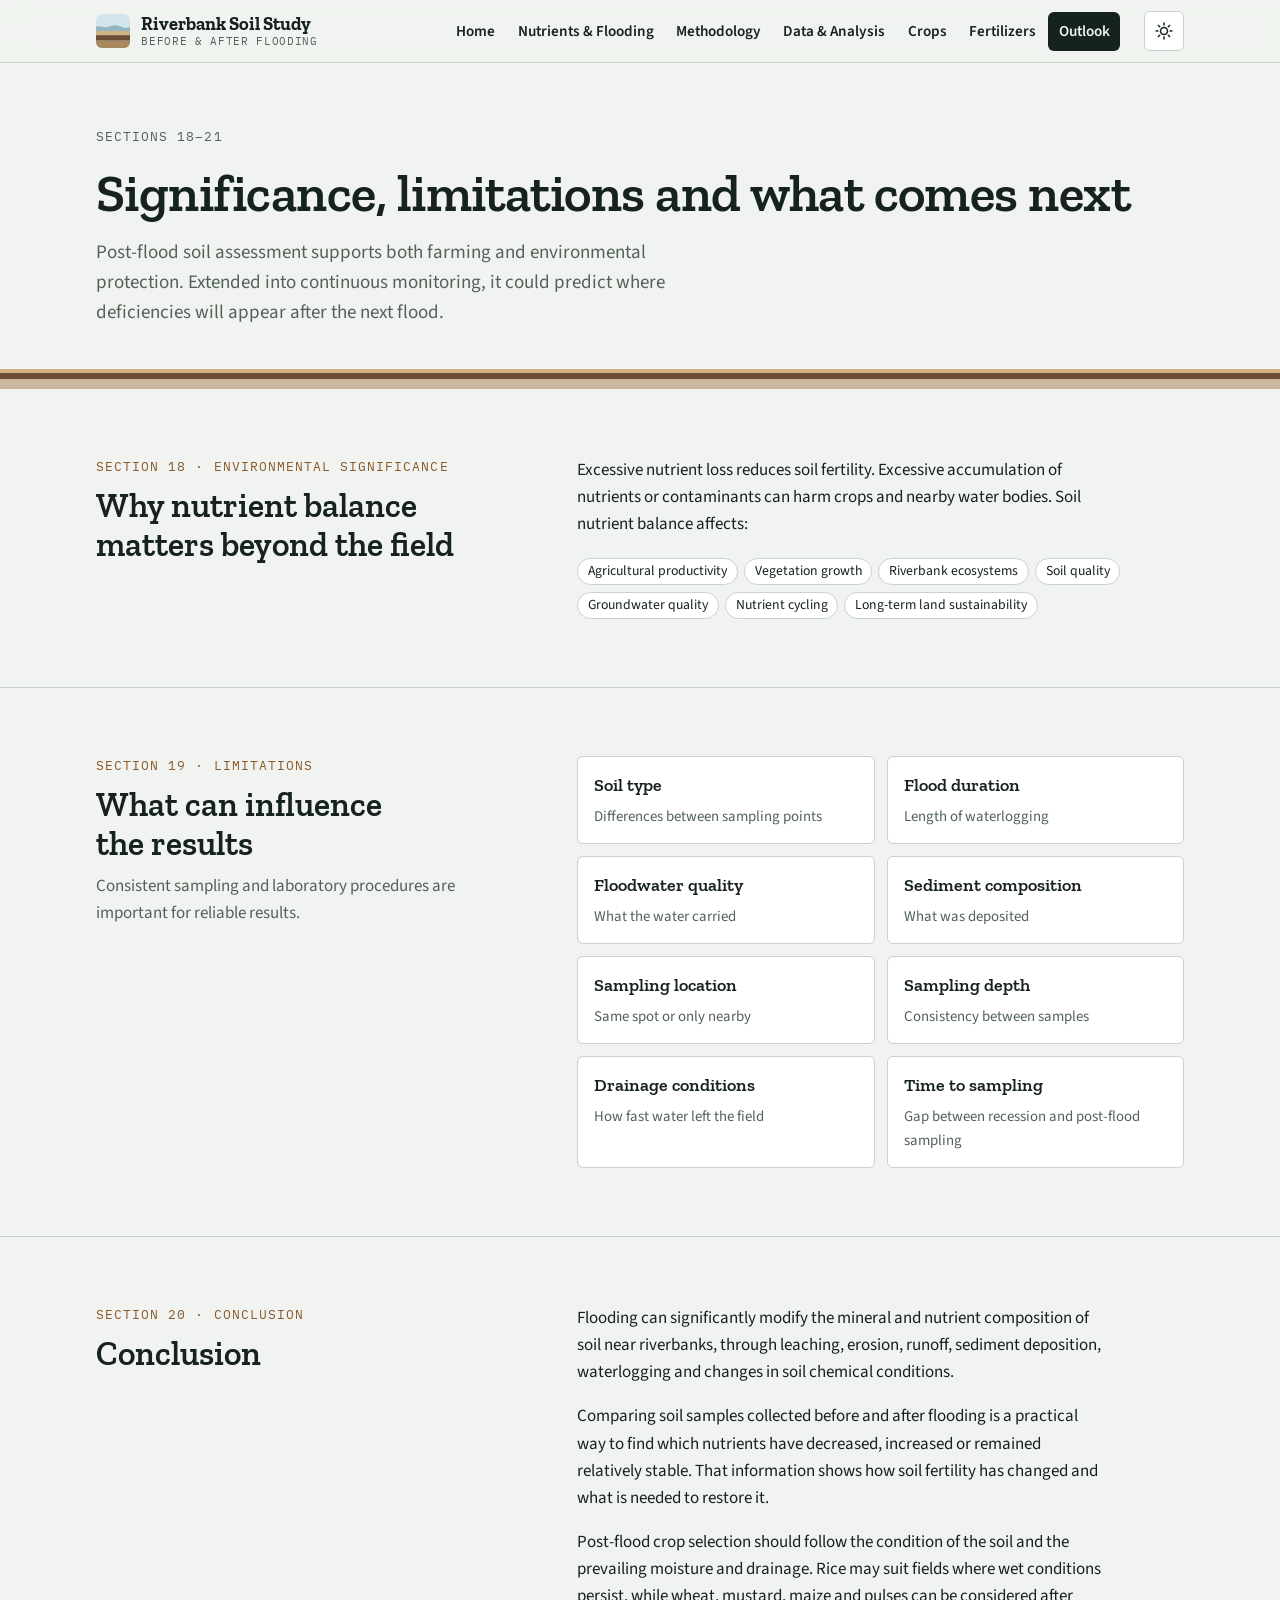
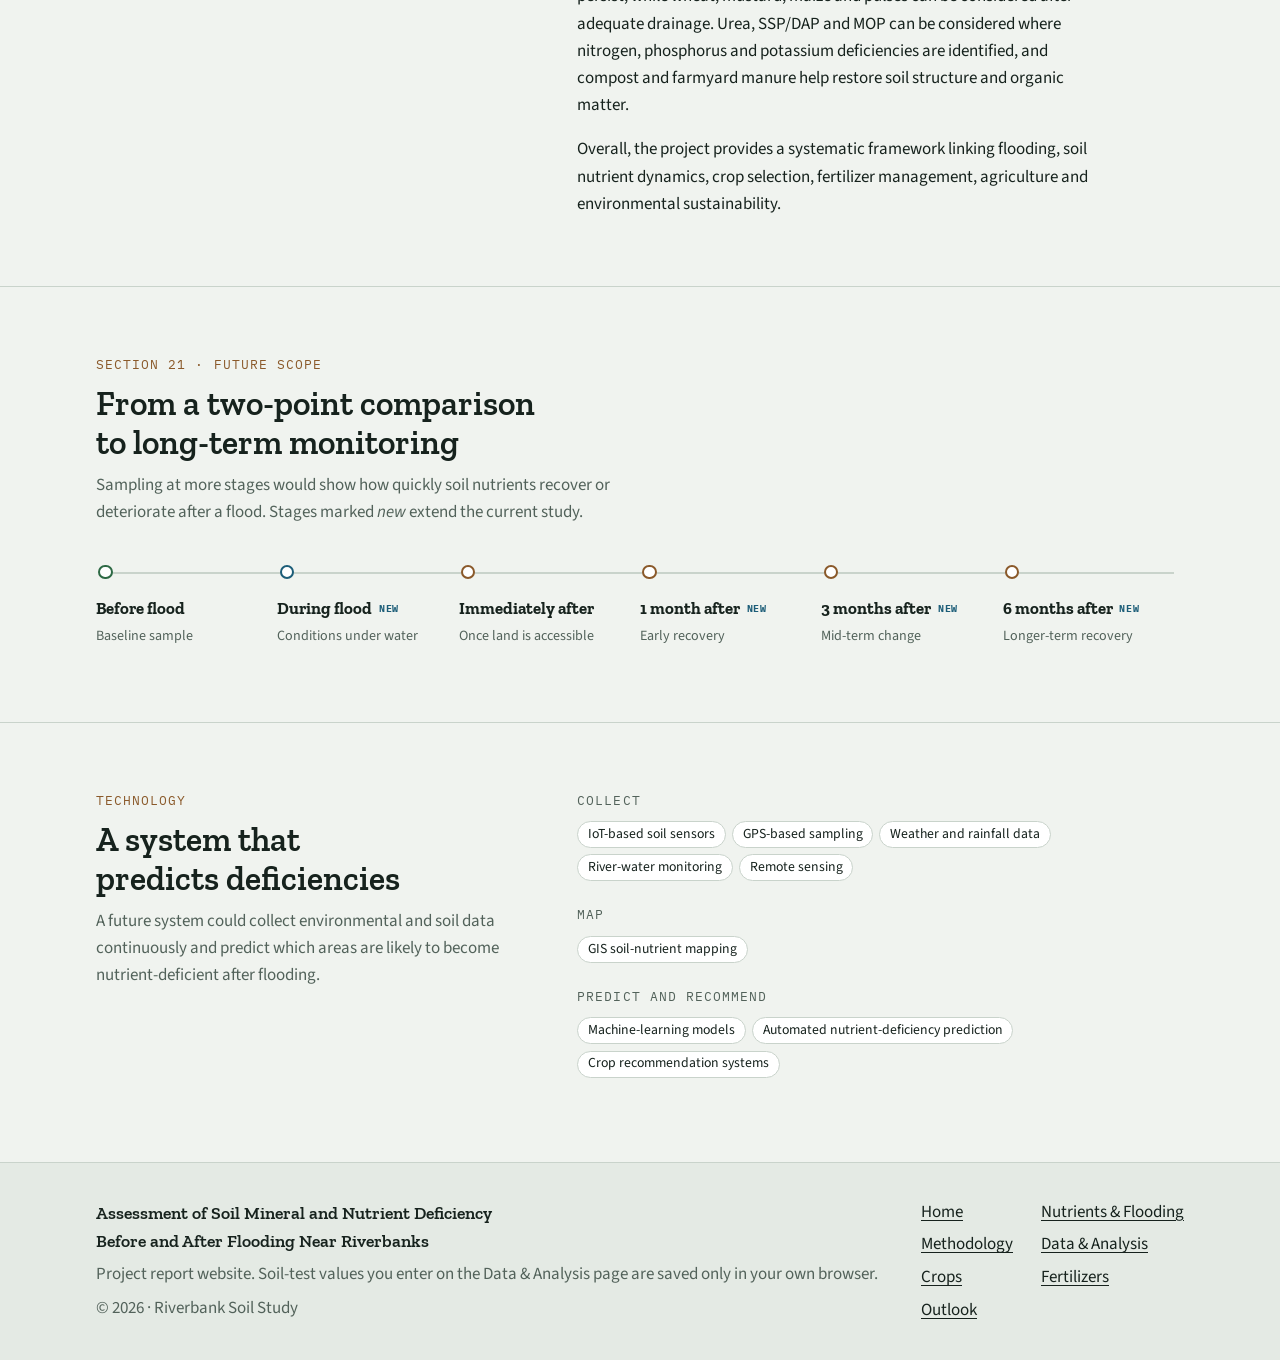
<file: outlook.html>
<!doctype html>
<html lang="en">
<head>
<meta charset="utf-8">
<meta name="viewport" content="width=device-width, initial-scale=1, viewport-fit=cover">
<title>Outlook · Riverbank Soil Study</title>
<meta name="description" content="Environmental significance, limitations, conclusion and future scope of the study.">
<meta property="og:title" content="Outlook · Riverbank Soil Study">
<meta property="og:description" content="Environmental significance, limitations, conclusion and future scope of the study.">
<meta name="theme-color" content="#F0F3EF" media="(prefers-color-scheme: light)">
<meta name="theme-color" content="#101714" media="(prefers-color-scheme: dark)">
<link rel="icon" href="assets/img/favicon.svg" type="image/svg+xml">
<link rel="preconnect" href="https://fonts.googleapis.com">
<link rel="preconnect" href="https://fonts.gstatic.com" crossorigin>
<link rel="stylesheet" href="https://fonts.googleapis.com/css2?family=IBM+Plex+Mono:wght@400;500&amp;family=Source+Sans+3:ital,wght@0,400;0,600;0,700;1,400&amp;family=Zilla+Slab:wght@500;600;700&amp;display=swap">
<link rel="stylesheet" href="assets/css/style.css">
<script>(function(){try{var t=localStorage.getItem('soilStudy.theme');if(t==='light'||t==='dark')document.documentElement.setAttribute('data-theme',t);}catch(e){}})();</script>
</head>
<body>
<a class="skip" href="#main">Skip to content</a>
<header class="site-header">
  <div class="wrap header-inner">
    <a class="brand" href="index.html">
      <svg class="brand-mark" viewBox="0 0 32 32" aria-hidden="true"><rect width="32" height="32" rx="6" fill="var(--river-soft)"/><path d="M0 12c4-2 8 2 12 0s8-2 12 0 6 1 8 0v20H0z" fill="var(--river)" opacity=".35"/><path d="M0 16h32v4H0z" fill="var(--silt)"/><path d="M0 20h32v5H0z" fill="var(--topsoil)"/><path d="M0 25h32v7H0z" fill="var(--subsoil)"/></svg>
      <span class="brand-text"><span class="brand-name">Riverbank Soil Study</span><span class="brand-sub">Before &amp; after flooding</span></span>
    </a>
    <nav id="site-nav" class="site-nav" aria-label="Main">
      <ul>
        <li><a href="index.html">Home</a></li><li><a href="background.html">Nutrients &amp; Flooding</a></li><li><a href="methodology.html">Methodology</a></li><li><a href="data.html">Data &amp; Analysis</a></li><li><a href="crops.html">Crops</a></li><li><a href="fertilizers.html">Fertilizers</a></li><li><a href="outlook.html" aria-current="page">Outlook</a></li>
      </ul>
    </nav>
    <div class="header-actions">
      <button class="icon-btn" type="button" data-theme-toggle aria-label="Switch theme"><svg class="theme-icon-sun" viewBox="0 0 24 24" fill="none" stroke="currentColor" stroke-width="1.8" stroke-linecap="round" aria-hidden="true"><circle cx="12" cy="12" r="4.2"/><path d="M12 2.5v2.2M12 19.3v2.2M2.5 12h2.2M19.3 12h2.2M5.3 5.3l1.6 1.6M17.1 17.1l1.6 1.6M5.3 18.7l1.6-1.6M17.1 6.9l1.6-1.6"/></svg><svg class="theme-icon-moon" viewBox="0 0 24 24" fill="none" stroke="currentColor" stroke-width="1.8" stroke-linejoin="round" aria-hidden="true"><path d="M20 14.6A8 8 0 0 1 9.4 4a8 8 0 1 0 10.6 10.6z"/></svg></button>
      <button class="icon-btn nav-toggle" type="button" data-nav-toggle aria-expanded="false" aria-controls="site-nav" aria-label="Menu"><svg viewBox="0 0 24 24" fill="none" stroke="currentColor" stroke-width="1.8" stroke-linecap="round" aria-hidden="true"><path d="M4 7h16M4 12h16M4 17h16"/></svg></button>
    </div>
  </div>
</header>
<main id="main">
<header class="page-head">
  <div class="wrap">
    <p class="eyebrow">Sections 18&ndash;21</p>
    <h1>Significance, limitations and what comes next</h1>
    <p class="lead">Post-flood soil assessment supports both farming and environmental protection. Extended into continuous monitoring, it could predict where deficiencies will appear after the next flood.</p>
  </div>
</header>
<div class="strata" aria-hidden="true"><span></span><span></span><span></span></div>

<section class="section">
  <div class="wrap split">
    <div class="section-head">
      <p class="kicker">Section 18 &middot; Environmental significance</p>
      <h2>Why nutrient balance matters beyond the field</h2>
    </div>
    <div class="stack" style="--gap:1.25rem">
      <p class="prose">Excessive nutrient loss reduces soil fertility. Excessive accumulation of nutrients or contaminants can harm crops and nearby water bodies. Soil nutrient balance affects:</p>
      <ul class="chips">
        <li class="chip">Agricultural productivity</li><li class="chip">Vegetation growth</li><li class="chip">Riverbank ecosystems</li>
        <li class="chip">Soil quality</li><li class="chip">Groundwater quality</li><li class="chip">Nutrient cycling</li><li class="chip">Long-term land sustainability</li>
      </ul>
    </div>
  </div>
</section>

<section class="section">
  <div class="wrap split">
    <div class="section-head">
      <p class="kicker">Section 19 &middot; Limitations</p>
      <h2>What can influence the results</h2>
      <p class="muted">Consistent sampling and laboratory procedures are important for reliable results.</p>
    </div>
    <ul class="tile-grid">
      <li class="tile"><strong>Soil type</strong><span>Differences between sampling points</span></li>
      <li class="tile"><strong>Flood duration</strong><span>Length of waterlogging</span></li>
      <li class="tile"><strong>Floodwater quality</strong><span>What the water carried</span></li>
      <li class="tile"><strong>Sediment composition</strong><span>What was deposited</span></li>
      <li class="tile"><strong>Sampling location</strong><span>Same spot or only nearby</span></li>
      <li class="tile"><strong>Sampling depth</strong><span>Consistency between samples</span></li>
      <li class="tile"><strong>Drainage conditions</strong><span>How fast water left the field</span></li>
      <li class="tile"><strong>Time to sampling</strong><span>Gap between recession and post-flood sampling</span></li>
    </ul>
  </div>
</section>

<section class="section">
  <div class="wrap split">
    <div class="section-head">
      <p class="kicker">Section 20 &middot; Conclusion</p>
      <h2>Conclusion</h2>
    </div>
    <div class="prose">
      <p>Flooding can significantly modify the mineral and nutrient composition of soil near riverbanks, through leaching, erosion, runoff, sediment deposition, waterlogging and changes in soil chemical conditions.</p>
      <p>Comparing soil samples collected before and after flooding is a practical way to find which nutrients have decreased, increased or remained relatively stable. That information shows how soil fertility has changed and what is needed to restore it.</p>
      <p>Post-flood crop selection should follow the condition of the soil and the prevailing moisture and drainage. Rice may suit fields where wet conditions persist, while wheat, mustard, maize and pulses can be considered after adequate drainage. Urea, SSP/DAP and MOP can be considered where nitrogen, phosphorus and potassium deficiencies are identified, and compost and farmyard manure help restore soil structure and organic matter.</p>
      <p>Overall, the project provides a systematic framework linking flooding, soil nutrient dynamics, crop selection, fertilizer management, agriculture and environmental sustainability.</p>
    </div>
  </div>
</section>

<section class="section">
  <div class="wrap">
    <div class="section-head">
      <p class="kicker">Section 21 &middot; Future scope</p>
      <h2>From a two-point comparison to long-term monitoring</h2>
      <p class="muted">Sampling at more stages would show how quickly soil nutrients recover or deteriorate after a flood. Stages marked <em>new</em> extend the current study.</p>
    </div>
    <div class="timeline-scroll">
      <ol class="timeline">
        <li class="phase-before"><strong>Before flood</strong><span>Baseline sample</span></li>
        <li class="phase-flood new-stage"><strong>During flood</strong><span>Conditions under water</span></li>
        <li class="phase-after"><strong>Immediately after</strong><span>Once land is accessible</span></li>
        <li class="phase-after new-stage"><strong>1 month after</strong><span>Early recovery</span></li>
        <li class="phase-after new-stage"><strong>3 months after</strong><span>Mid-term change</span></li>
        <li class="phase-after new-stage"><strong>6 months after</strong><span>Longer-term recovery</span></li>
      </ol>
    </div>
  </div>
</section>

<section class="section">
  <div class="wrap split">
    <div class="section-head">
      <p class="kicker">Technology</p>
      <h2>A system that predicts deficiencies</h2>
      <p class="muted">A future system could collect environmental and soil data continuously and predict which areas are likely to become nutrient-deficient after flooding.</p>
    </div>
    <div class="stack" style="--gap:1.5rem">
      <div class="stack" style="--gap:.6rem">
        <p class="eyebrow">Collect</p>
        <ul class="chips"><li class="chip">IoT-based soil sensors</li><li class="chip">GPS-based sampling</li><li class="chip">Weather and rainfall data</li><li class="chip">River-water monitoring</li><li class="chip">Remote sensing</li></ul>
      </div>
      <div class="stack" style="--gap:.6rem">
        <p class="eyebrow">Map</p>
        <ul class="chips"><li class="chip">GIS soil-nutrient mapping</li></ul>
      </div>
      <div class="stack" style="--gap:.6rem">
        <p class="eyebrow">Predict and recommend</p>
        <ul class="chips"><li class="chip">Machine-learning models</li><li class="chip">Automated nutrient-deficiency prediction</li><li class="chip">Crop recommendation systems</li></ul>
      </div>
    </div>
  </div>
</section>

</main>
<footer class="site-footer">
  <div class="wrap footer-inner">
    <div>
      <p class="footer-title">Assessment of Soil Mineral and Nutrient Deficiency Before and After Flooding Near Riverbanks</p>
      <p class="muted">Project report website. Soil-test values you enter on the Data &amp; Analysis page are saved only in your own browser.</p>
      <p class="muted">&copy; <span data-year>2026</span> &middot; Riverbank Soil Study</p>
    </div>
    <nav aria-label="Footer"><ul><li><a href="index.html">Home</a></li><li><a href="background.html">Nutrients &amp; Flooding</a></li><li><a href="methodology.html">Methodology</a></li><li><a href="data.html">Data &amp; Analysis</a></li><li><a href="crops.html">Crops</a></li><li><a href="fertilizers.html">Fertilizers</a></li><li><a href="outlook.html">Outlook</a></li></ul></nav>
  </div>
</footer>
<script src="assets/js/main.js" defer></script>
</body>
</html>
</file>
<file: assets/css/style.css>
/* Layout: a field-report site. Slab-serif headings over a single 72rem column;
   a three-band soil-strata rule marks page heads; tools sit full width inside the column.
   Before-flood readings are vegetation green, after-flood readings are sediment brown, the river is blue. */
:root {
  --bg: #F0F3EF;
  --surface: #FFFFFF;
  --sunken: #E4EAE4;
  --ink: #16221D;
  --muted: #52625A;
  --line: #C9D3CB;
  --river: #1C5D78;
  --river-soft: #D3E5EC;
  --before: #2D6944;
  --after: #8A592A;
  --silt: #D2B27C;
  --topsoil: #6A4D34;
  --subsoil: #A9885F;
  --good: #2D6944;
  --warn: #8F5B00;
  --bad: #AD3529;
  --on-accent: #FFFFFF;

  --f-display: "Zilla Slab", Rockwell, "Roboto Slab", Georgia, serif;
  --f-body: "Source Sans 3", "Segoe UI", system-ui, -apple-system, sans-serif;
  --f-mono: "IBM Plex Mono", ui-monospace, SFMono-Regular, Menlo, Consolas, monospace;

  --step--1: 0.8125rem;
  --step-0: 1rem;
  --step-1: 1.1875rem;
  --step-2: 1.5rem;
  --step-3: clamp(1.6rem, 1.3rem + 1.2vw, 2.1rem);
  --step-4: clamp(2.1rem, 1.5rem + 2.6vw, 3.3rem);

  --radius: 6px;
  --wrap: 72rem;
  --measure: 66ch;
  color-scheme: light;
}
@media (prefers-color-scheme: dark) {
  :root:not([data-theme="light"]) {
    --bg: #101714;
    --surface: #18211D;
    --sunken: #1F2A25;
    --ink: #E3EAE5;
    --muted: #9BAAA2;
    --line: #2F3D37;
    --river: #74B6D2;
    --river-soft: #1B3540;
    --before: #79BD8F;
    --after: #D49C64;
    --silt: #8C7149;
    --topsoil: #5A4230;
    --subsoil: #7A6347;
    --good: #79BD8F;
    --warn: #E1AB4F;
    --bad: #EC7D70;
    --on-accent: #0E1512;
    color-scheme: dark;
  }
}
:root[data-theme="dark"] {
  --bg: #101714;
  --surface: #18211D;
  --sunken: #1F2A25;
  --ink: #E3EAE5;
  --muted: #9BAAA2;
  --line: #2F3D37;
  --river: #74B6D2;
  --river-soft: #1B3540;
  --before: #79BD8F;
  --after: #D49C64;
  --silt: #8C7149;
  --topsoil: #5A4230;
  --subsoil: #7A6347;
  --good: #79BD8F;
  --warn: #E1AB4F;
  --bad: #EC7D70;
  --on-accent: #0E1512;
  color-scheme: dark;
}

/* ---------- Base ---------- */
*, *::before, *::after { box-sizing: border-box; }
html { -webkit-text-size-adjust: 100%; scroll-padding-top: 5.5rem; }
body {
  margin: 0;
  background: var(--bg);
  color: var(--ink);
  font-family: var(--f-body);
  font-size: 1.0625rem;
  line-height: 1.6;
  -webkit-font-smoothing: antialiased;
}
img, svg { max-width: 100%; }
a { color: var(--river); text-decoration-thickness: 1px; text-underline-offset: 0.18em; }
a:hover { text-decoration-thickness: 2px; }
:focus-visible { outline: 2px solid var(--river); outline-offset: 2px; border-radius: 3px; }
h1, h2, h3, h4 {
  font-family: var(--f-display);
  font-weight: 600;
  line-height: 1.15;
  margin: 0;
  text-wrap: balance;
  color: var(--ink);
}
h1 { font-size: var(--step-4); letter-spacing: -0.01em; }
h2 { font-size: var(--step-3); }
h3 { font-size: var(--step-2); }
h4 { font-size: var(--step-1); }
p, ul, ol, dl, figure { margin: 0; }
ul, ol { padding-left: 1.25em; }
strong { font-weight: 700; }
.num, .mono { font-family: var(--f-mono); font-variant-numeric: tabular-nums; }
.muted { color: var(--muted); }
.visually-hidden {
  position: absolute !important; width: 1px; height: 1px; overflow: hidden;
  clip: rect(0 0 0 0); white-space: nowrap; border: 0; padding: 0; margin: -1px;
}
@media (prefers-reduced-motion: reduce) {
  *, *::before, *::after { animation: none !important; transition: none !important; scroll-behavior: auto !important; }
}

.wrap { max-width: var(--wrap); margin-inline: auto; padding-inline: clamp(16px, 4vw, 32px); }
.stack { display: flex; flex-direction: column; gap: var(--gap, 1rem); }
.prose { display: flex; flex-direction: column; gap: 1em; max-width: var(--measure); }
.prose li + li { margin-top: 0.35em; }

.skip {
  position: absolute; left: 1rem; top: -4rem; z-index: 100;
  background: var(--ink); color: var(--bg); padding: 0.6rem 1rem; border-radius: var(--radius);
}
.skip:focus { top: 1rem; }

/* ---------- Header ---------- */
.site-header {
  position: sticky;
  top: env(safe-area-inset-top, 0px);
  z-index: 50;
  background: color-mix(in srgb, var(--bg) 92%, transparent);
  backdrop-filter: saturate(1.2) blur(8px);
  -webkit-backdrop-filter: saturate(1.2) blur(8px);
  border-bottom: 1px solid var(--line);
}
.header-inner {
  display: grid;
  grid-template-columns: minmax(0, 1fr) auto;
  align-items: center;
  gap: 0.5rem 1.5rem;
  padding-block: 0.7rem;
}
.brand { display: flex; align-items: center; gap: 0.7rem; color: var(--ink); text-decoration: none; min-width: 0; }
.brand-mark { width: 34px; height: 34px; flex: none; border-radius: 6px; }
.brand-text { display: flex; flex-direction: column; line-height: 1.15; min-width: 0; }
.brand-name { font-family: var(--f-display); font-weight: 700; font-size: 1.15rem; }
.brand-sub { font-family: var(--f-mono); font-size: 0.7rem; letter-spacing: 0.06em; text-transform: uppercase; color: var(--muted); }
.header-actions { display: flex; gap: 0.4rem; align-items: center; }
.icon-btn {
  display: inline-grid; place-items: center;
  width: 40px; height: 40px;
  border: 1px solid var(--line); border-radius: var(--radius);
  background: var(--surface); color: var(--ink);
  cursor: pointer;
}
.icon-btn:hover { border-color: var(--muted); }
.icon-btn svg { width: 20px; height: 20px; }
.theme-icon-moon { display: none; }
[data-mode="dark"] .theme-icon-sun { display: none; }
[data-mode="dark"] .theme-icon-moon { display: block; }

.site-nav { grid-column: 1 / -1; display: none; }
.site-nav.is-open { display: block; }
.site-nav ul { list-style: none; padding: 0; margin: 0; display: flex; flex-direction: column; gap: 0.15rem; padding-block: 0.4rem 0.6rem; }
.site-nav a {
  display: block; padding: 0.55rem 0.7rem; border-radius: var(--radius);
  color: var(--ink); text-decoration: none; font-weight: 600;
}
.site-nav a:hover { background: var(--sunken); }
.site-nav a[aria-current="page"] { background: var(--ink); color: var(--bg); }

@media (min-width: 1040px) {
  .header-inner { grid-template-columns: auto minmax(0, 1fr) auto; }
  .nav-toggle { display: none; }
  .site-nav { display: block; grid-column: auto; grid-row: 1; grid-column-start: 2; justify-self: end; }
  .header-actions { grid-column: 3; grid-row: 1; }
  .site-nav ul { flex-direction: row; flex-wrap: wrap; padding: 0; gap: 0.1rem; }
  .site-nav a { padding: 0.45rem 0.65rem; font-size: 0.95rem; }
}

/* ---------- Strata rule ---------- */
.strata { display: grid; grid-template-rows: 4px 6px 10px; }
.strata span:nth-child(1) { background: var(--silt); }
.strata span:nth-child(2) { background: var(--topsoil); }
.strata span:nth-child(3) { background: var(--subsoil); opacity: 0.55; }

/* ---------- Page head ---------- */
.page-head { padding-block: clamp(2.5rem, 6vw, 4rem) clamp(1.75rem, 4vw, 2.5rem); }
.page-head .wrap { display: flex; flex-direction: column; gap: 0.9rem; }
.eyebrow {
  font-family: var(--f-mono); font-size: var(--step--1); letter-spacing: 0.08em; text-transform: uppercase;
  color: var(--muted);
}
.lead { font-size: var(--step-1); color: var(--muted); max-width: var(--measure); }

/* ---------- Sections ---------- */
.section { padding-block: clamp(2.5rem, 6vw, 4.25rem); }
.section + .section { border-top: 1px solid var(--line); }
.section-head { display: flex; flex-direction: column; gap: 0.6rem; max-width: var(--measure); margin-bottom: clamp(1.5rem, 3vw, 2.25rem); }
.kicker {
  font-family: var(--f-mono); font-size: var(--step--1); letter-spacing: 0.08em; text-transform: uppercase;
  color: var(--after);
}
.split { display: grid; grid-template-columns: minmax(0, 1fr); gap: 2rem 3rem; }
@media (min-width: 900px) {
  .split { grid-template-columns: minmax(0, 5fr) minmax(0, 7fr); }
  .split.even { grid-template-columns: minmax(0, 1fr) minmax(0, 1fr); }
}

/* ---------- Buttons ---------- */
.btn-row { display: flex; flex-wrap: wrap; gap: 0.6rem; }
.btn {
  display: inline-flex; align-items: center; gap: 0.45rem;
  padding: 0.62rem 1.05rem;
  border-radius: var(--radius);
  border: 1px solid var(--ink);
  background: var(--ink); color: var(--bg);
  font: 600 0.98rem/1.2 var(--f-body);
  text-decoration: none; cursor: pointer;
}
.btn:hover { background: color-mix(in srgb, var(--ink) 85%, var(--river)); }
.btn.secondary { background: transparent; color: var(--ink); border-color: var(--line); }
.btn.secondary:hover { border-color: var(--ink); background: var(--surface); }
.btn.small { padding: 0.42rem 0.75rem; font-size: 0.9rem; }
.btn.danger { background: transparent; color: var(--bad); border-color: var(--bad); }
.btn.danger.armed { background: var(--bad); color: var(--on-accent); }
.btn svg { width: 16px; height: 16px; }

/* ---------- Hero ---------- */
.hero { padding-block: clamp(2.5rem, 6vw, 4.5rem) clamp(2rem, 4vw, 3rem); }
.hero-grid { display: grid; grid-template-columns: minmax(0, 1fr); gap: 2.5rem; align-items: center; }
@media (min-width: 980px) { .hero-grid { grid-template-columns: minmax(0, 5fr) minmax(0, 6fr); } }
.hero-copy { display: flex; flex-direction: column; gap: 1.1rem; }
.hero h1 span { color: var(--after); }
.figure {
  background: var(--surface); border: 1px solid var(--line); border-radius: var(--radius);
  display: flex; flex-direction: column;
}
.figure-scroll { overflow-x: auto; }
.figure-scroll svg { display: block; width: 100%; min-width: 540px; height: auto; }
.figure figcaption {
  border-top: 1px solid var(--line); padding: 0.7rem 1rem;
  font-size: 0.88rem; color: var(--muted);
}
.figure figcaption strong { color: var(--ink); }

/* SVG cross-section classes */
.x-river { fill: var(--river-soft); }
.x-riverline { stroke: var(--river); fill: none; stroke-width: 2; }
.x-flood { fill: var(--river); opacity: 0.14; }
.x-floodline { stroke: var(--river); stroke-width: 1.5; stroke-dasharray: 6 5; fill: none; }
.x-silt { fill: var(--silt); }
.x-top { fill: var(--topsoil); }
.x-sub { fill: var(--subsoil); opacity: 0.55; }
.x-core { fill: var(--surface); stroke: var(--ink); stroke-width: 1.5; }
.x-lead { stroke: var(--muted); stroke-width: 1; stroke-dasharray: 2 3; }
.x-label { fill: var(--ink); font-family: var(--f-mono); font-size: 13px; }
.x-small { fill: var(--muted); font-family: var(--f-mono); font-size: 12px; }
.x-big { fill: var(--ink); font-family: var(--f-display); font-weight: 700; font-size: 22px; }
.x-badge { fill: var(--surface); stroke: var(--ink); stroke-width: 1.5; }
.x-arrow { stroke: var(--on-accent); stroke-width: 1.5; fill: none; opacity: 0.8; }
.x-arrow-river { stroke: var(--river); stroke-width: 1.5; fill: none; }
.x-river-label { fill: var(--river); font-family: var(--f-mono); font-size: 12px; }
.x-soil-label { fill: var(--on-accent); font-family: var(--f-mono); font-size: 11.5px; opacity: 0.9; }

/* ---------- Lists & question blocks ---------- */
.question-list { list-style: none; padding: 0; display: grid; grid-template-columns: minmax(0, 1fr); gap: 0; border-top: 1px solid var(--line); }
.question-list li {
  padding: 0.85rem 0; border-bottom: 1px solid var(--line);
  display: grid; grid-template-columns: 1.6rem minmax(0, 1fr); gap: 0.5rem;
  font-size: 1.05rem;
}
.question-list li::before { content: "?"; font-family: var(--f-display); font-weight: 700; color: var(--after); }
@media (min-width: 760px) {
  .question-list { grid-template-columns: repeat(2, minmax(0, 1fr)); column-gap: 2.5rem; }
}

.aim {
  font-family: var(--f-display); font-size: var(--step-2); line-height: 1.3; font-weight: 500;
  border-left: 4px solid var(--after); padding-left: 1.1rem; max-width: 46ch;
}
.objectives { padding-left: 0; list-style: none; counter-reset: obj; display: grid; grid-template-columns: minmax(0, 1fr); gap: 0.65rem 2.5rem; }
.objectives li { counter-increment: obj; display: grid; grid-template-columns: 2.2rem minmax(0, 1fr); gap: 0.4rem; }
.objectives li::before { content: counter(obj, decimal-leading-zero); font-family: var(--f-mono); color: var(--muted); font-size: 0.9rem; padding-top: 0.15rem; }
@media (min-width: 760px) { .objectives { grid-template-columns: repeat(2, minmax(0, 1fr)); } }

/* ---------- Link cards ---------- */
.link-grid { display: grid; grid-template-columns: minmax(0, 1fr); gap: 1rem; }
@media (min-width: 620px) { .link-grid { grid-template-columns: repeat(2, minmax(0, 1fr)); } }
@media (min-width: 940px) { .link-grid { grid-template-columns: repeat(3, minmax(0, 1fr)); } }
.link-card {
  display: flex; flex-direction: column; gap: 0.5rem;
  padding: 1.15rem 1.2rem 1.25rem;
  background: var(--surface); border: 1px solid var(--line); border-radius: var(--radius);
  color: var(--ink); text-decoration: none;
  transition: border-color .15s, transform .15s;
}
.link-card:hover { border-color: var(--ink); transform: translateY(-2px); }
.link-card .lc-tag { font-family: var(--f-mono); font-size: 0.75rem; letter-spacing: 0.06em; text-transform: uppercase; color: var(--muted); }
.link-card h3 { font-size: 1.3rem; }
.link-card p { color: var(--muted); font-size: 0.97rem; }
.link-card .lc-go { margin-top: auto; padding-top: 0.4rem; font-weight: 600; color: var(--river); }

/* ---------- Flow (real sequences) ---------- */
.flow { list-style: none; padding: 0; counter-reset: step; display: flex; flex-direction: column; }
.flow li {
  counter-increment: step;
  position: relative;
  display: grid; grid-template-columns: 2.75rem minmax(0, 1fr); gap: 0.85rem;
  padding-bottom: 1.05rem;
}
.flow li::before {
  content: counter(step);
  display: grid; place-items: center;
  width: 2rem; height: 2rem; border-radius: 50%;
  background: var(--surface); border: 2px solid var(--phase, var(--ink));
  font-family: var(--f-mono); font-size: 0.8rem; font-weight: 500;
  position: relative; z-index: 1;
}
.flow li::after {
  content: ""; position: absolute; left: calc(1rem - 1px); top: 2rem; bottom: 0;
  width: 2px; background: var(--line);
}
.flow li:last-child::after { display: none; }
.flow .f-title { font-weight: 600; padding-top: 0.2rem; }
.flow .f-note { color: var(--muted); font-size: 0.95rem; }
.flow .f-phase {
  display: inline-block; margin-left: 0.5rem;
  font-family: var(--f-mono); font-size: 0.7rem; letter-spacing: 0.06em; text-transform: uppercase;
  color: var(--phase, var(--muted));
}
.phase-before { --phase: var(--before); }
.phase-flood { --phase: var(--river); }
.phase-after { --phase: var(--after); }
.phase-act { --phase: var(--ink); }

.flow-columns { display: grid; grid-template-columns: minmax(0, 1fr); gap: 0 3rem; }
@media (min-width: 880px) { .flow-columns { grid-template-columns: repeat(2, minmax(0, 1fr)); } }

/* Horizontal sequence (Before -> Flood -> After) */
.sequence { display: flex; flex-wrap: wrap; align-items: stretch; gap: 0.5rem; }
.sequence .seq-item {
  flex: 1 1 10rem; min-width: 0;
  padding: 0.85rem 1rem;
  border: 1px solid var(--line); border-top: 4px solid var(--phase, var(--ink));
  background: var(--surface); border-radius: var(--radius);
  display: flex; flex-direction: column; gap: 0.25rem;
}
.seq-item .seq-label { font-family: var(--f-mono); font-size: 0.72rem; letter-spacing: 0.06em; text-transform: uppercase; color: var(--phase, var(--muted)); }
.seq-item strong { font-family: var(--f-display); font-size: 1.15rem; }
.seq-item span:last-child { color: var(--muted); font-size: 0.92rem; }
.seq-arrow { align-self: center; color: var(--muted); font-family: var(--f-mono); }
@media (max-width: 620px) { .seq-arrow { display: none; } .sequence .seq-item { flex-basis: 100%; } }

/* ---------- Tables ---------- */
.table-wrap {
  overflow-x: auto; background: var(--surface);
  border: 1px solid var(--line); border-radius: var(--radius);
}
table { border-collapse: collapse; width: 100%; font-size: 0.96rem; }
caption { text-align: left; padding: 0.85rem 1rem; font-weight: 600; border-bottom: 1px solid var(--line); }
th, td { text-align: left; vertical-align: top; padding: 0.7rem 0.95rem; }
thead th {
  background: var(--sunken);
  font-family: var(--f-mono); font-weight: 500; font-size: 0.74rem; letter-spacing: 0.06em; text-transform: uppercase;
  color: var(--muted); white-space: nowrap;
}
tbody tr + tr > * { border-top: 1px solid var(--line); }
tbody th { font-weight: 600; }
td.num, th.num { text-align: right; font-family: var(--f-mono); font-variant-numeric: tabular-nums; white-space: nowrap; }

/* ---------- Chips & pills ---------- */
.chips { display: flex; flex-wrap: wrap; gap: 0.4rem; list-style: none; padding: 0; }
.chip {
  display: inline-flex; align-items: center; gap: 0.3rem;
  padding: 0.18rem 0.6rem; border-radius: 999px;
  border: 1px solid var(--line); background: var(--surface);
  font-size: 0.86rem; line-height: 1.4; white-space: nowrap;
}
.chip.loss { border-color: color-mix(in srgb, var(--after) 55%, var(--line)); color: var(--after); }
.chip.gain { border-color: color-mix(in srgb, var(--river) 55%, var(--line)); color: var(--river); }
.chip.redox { border-color: var(--muted); color: var(--muted); }
.chip.hit { background: var(--after); border-color: var(--after); color: var(--on-accent); }
.chip.el { font-family: var(--f-mono); font-size: 0.82rem; }

.pill {
  display: inline-flex; align-items: center; gap: 0.3rem;
  padding: 0.12rem 0.55rem; border-radius: 999px;
  font-size: 0.82rem; font-weight: 600; white-space: nowrap;
  border: 1px solid transparent;
}
.pill.up { color: var(--river); background: color-mix(in srgb, var(--river) 12%, transparent); }
.pill.down { color: var(--after); background: color-mix(in srgb, var(--after) 14%, transparent); }
.pill.stable { color: var(--muted); background: var(--sunken); }
.pill.deficient, .pill.low { color: var(--bad); background: color-mix(in srgb, var(--bad) 13%, transparent); }
.pill.normal { color: var(--good); background: color-mix(in srgb, var(--good) 13%, transparent); }
.pill.changed { color: var(--warn); background: color-mix(in srgb, var(--warn) 14%, transparent); }
.pill.none { color: var(--muted); border-color: var(--line); font-weight: 400; }

/* ---------- Definition rows ---------- */
.def-rows { display: flex; flex-direction: column; border-top: 1px solid var(--line); }
.def-row {
  display: grid; grid-template-columns: minmax(0, 1fr); gap: 0.6rem 2rem;
  padding-block: 1.25rem; border-bottom: 1px solid var(--line);
}
@media (min-width: 820px) { .def-row { grid-template-columns: 13rem minmax(0, 1fr) 15rem; } }
.def-row h3 { font-size: 1.3rem; display: flex; flex-direction: column; gap: 0.2rem; }
.def-row h3 .sym { font-family: var(--f-mono); font-size: 0.8rem; font-weight: 400; color: var(--muted); letter-spacing: 0.04em; }
.def-row .def-body { display: flex; flex-direction: column; gap: 0.6rem; max-width: var(--measure); }
.def-row .def-side { display: flex; flex-direction: column; gap: 0.45rem; }
.def-side .side-label { font-family: var(--f-mono); font-size: 0.7rem; letter-spacing: 0.06em; text-transform: uppercase; color: var(--muted); }

/* ---------- Callouts ---------- */
.callout {
  display: flex; flex-direction: column; gap: 0.5rem;
  padding: 1rem 1.15rem; border-radius: var(--radius);
  background: var(--sunken); border: 1px solid var(--line);
  max-width: var(--measure);
}
.callout.note { border-left: 4px solid var(--river); }
.callout.caution { border-left: 4px solid var(--warn); }
.callout .callout-title { font-weight: 700; }

/* ---------- Losses / gains balance ---------- */
.balance { display: grid; grid-template-columns: minmax(0, 1fr); gap: 1rem; align-items: stretch; }
@media (min-width: 860px) { .balance { grid-template-columns: minmax(0, 1fr) minmax(0, 1.1fr) minmax(0, 1fr); } }
.balance-col {
  background: var(--surface); border: 1px solid var(--line); border-radius: var(--radius);
  padding: 1.1rem 1.2rem; display: flex; flex-direction: column; gap: 0.75rem;
}
.balance-col h3 { font-size: 1.2rem; }
.balance-col.loss { border-top: 4px solid var(--after); }
.balance-col.gain { border-top: 4px solid var(--river); }
.balance-col.mid { background: var(--sunken); }
.balance-col ul { display: flex; flex-direction: column; gap: 0.35rem; }

/* ---------- Grids of small items ---------- */
.tile-grid { display: grid; grid-template-columns: minmax(0, 1fr); gap: 0.75rem; list-style: none; padding: 0; }
@media (min-width: 560px) { .tile-grid { grid-template-columns: repeat(2, minmax(0, 1fr)); } }
@media (min-width: 560px) { .tile-grid:not(.three) > .tile:last-child:nth-child(odd) { grid-column: 1 / -1; } }
@media (min-width: 900px) { .tile-grid.three { grid-template-columns: repeat(3, minmax(0, 1fr)); } }
.tile {
  background: var(--surface); border: 1px solid var(--line); border-radius: var(--radius);
  padding: 0.9rem 1rem; display: flex; flex-direction: column; gap: 0.3rem;
}
.tile strong { font-family: var(--f-display); font-size: 1.12rem; font-weight: 600; }
.tile span { color: var(--muted); font-size: 0.93rem; }

/* ---------- Formula ---------- */
.formula {
  font-family: var(--f-mono); font-size: 0.98rem;
  background: var(--surface); border: 1px solid var(--line); border-radius: var(--radius);
  padding: 0.85rem 1rem; overflow-x: auto; white-space: nowrap;
}

/* ---------- Forms ---------- */
.field { display: flex; flex-direction: column; gap: 0.3rem; min-width: 0; }
.field label, .field .label, legend {
  font-family: var(--f-mono); font-size: 0.72rem; letter-spacing: 0.06em; text-transform: uppercase; color: var(--muted);
}
input[type="text"], input[type="number"], input[type="date"], select {
  font: 400 0.98rem/1.3 var(--f-body);
  color: var(--ink); background: var(--surface);
  border: 1px solid var(--line); border-radius: 5px;
  padding: 0.5rem 0.6rem; width: 100%; min-width: 0;
}
input:hover, select:hover { border-color: var(--muted); }
input:focus, select:focus { outline: 2px solid var(--river); outline-offset: 0; border-color: var(--river); }
fieldset { border: 0; padding: 0; margin: 0; min-width: 0; }
.form-grid { display: grid; grid-template-columns: repeat(auto-fit, minmax(min(100%, 12rem), 1fr)); gap: 0.9rem 1rem; }

.check-list { list-style: none; padding: 0; display: flex; flex-direction: column; gap: 0.15rem; }
.check-list label {
  display: grid; grid-template-columns: 1.4rem minmax(0, 1fr); gap: 0.55rem; align-items: start;
  padding: 0.55rem 0.6rem; border-radius: var(--radius); cursor: pointer;
}
.check-list label:hover { background: var(--sunken); }
.check-list input { width: 1.1rem; height: 1.1rem; margin-top: 0.22rem; accent-color: var(--before); }

.toggle-group { display: flex; flex-wrap: wrap; gap: 0.4rem; }
.toggle-group label { position: relative; }
.toggle-group input { position: absolute; opacity: 0; width: 1px; height: 1px; }
.toggle-group span {
  display: inline-flex; flex-direction: column; gap: 0.05rem;
  padding: 0.5rem 0.85rem; border-radius: var(--radius);
  border: 1px solid var(--line); background: var(--surface); cursor: pointer;
  font-weight: 600; line-height: 1.25;
}
.toggle-group span small { font-weight: 400; color: var(--muted); font-size: 0.8rem; }
.toggle-group input:checked + span { background: var(--ink); color: var(--bg); border-color: var(--ink); }
.toggle-group input:checked + span small { color: color-mix(in srgb, var(--bg) 75%, transparent); }
.toggle-group input:focus-visible + span { outline: 2px solid var(--river); outline-offset: 2px; }

.panel {
  background: var(--surface); border: 1px solid var(--line); border-radius: var(--radius);
  padding: clamp(1rem, 2.5vw, 1.4rem);
  display: flex; flex-direction: column; gap: 1rem; min-width: 0;
}
.panel-title { font-family: var(--f-display); font-size: 1.25rem; font-weight: 600; }

/* ---------- Footer ---------- */
.site-footer { border-top: 1px solid var(--line); background: var(--sunken); margin-top: 1rem; }
.footer-inner {
  display: grid; grid-template-columns: minmax(0, 1fr); gap: 1.5rem;
  padding-block: 2.25rem;
}
@media (min-width: 860px) { .footer-inner { grid-template-columns: minmax(0, 1fr) auto; } }
.footer-title { font-family: var(--f-display); font-weight: 600; font-size: 1.1rem; max-width: 40ch; }
.footer-inner p + p { margin-top: 0.4rem; }
.footer-inner nav ul { list-style: none; padding: 0; display: grid; grid-template-columns: repeat(2, minmax(0, auto)); gap: 0.35rem 1.75rem; }
.footer-inner nav a { color: var(--ink); }

/* ---------- Toast ---------- */
.status-line {
  min-height: 1.4em; font-size: 0.92rem; color: var(--muted);
}
.status-line.ok { color: var(--good); }
.status-line.err { color: var(--bad); }

/* =================== DATA TOOL =================== */
.tool-bar { display: flex; flex-wrap: wrap; gap: 1rem 1.5rem; align-items: flex-end; justify-content: space-between; }
.tool-bar .tb-group { display: flex; flex-wrap: wrap; gap: 0.6rem; align-items: flex-end; }
.tol-field { width: 9.5rem; }

.banner {
  display: flex; flex-wrap: wrap; gap: 0.6rem 1rem; align-items: center; justify-content: space-between;
  padding: 0.8rem 1rem; border-radius: var(--radius);
  background: color-mix(in srgb, var(--warn) 12%, var(--surface));
  border: 1px solid color-mix(in srgb, var(--warn) 40%, var(--line));
}
.banner p { max-width: 70ch; }

.summary-grid { display: grid; grid-template-columns: repeat(2, minmax(0, 1fr)); gap: 0.6rem; }
@media (min-width: 700px) { .summary-grid { grid-template-columns: repeat(3, minmax(0, 1fr)); } }
@media (min-width: 1000px) { .summary-grid { grid-template-columns: repeat(6, minmax(0, 1fr)); } }
.stat {
  background: var(--surface); border: 1px solid var(--line); border-radius: var(--radius);
  padding: 0.8rem 0.9rem; display: flex; flex-direction: column; gap: 0.15rem;
  border-top: 3px solid var(--tone, var(--line));
}
.stat .stat-n { font-family: var(--f-display); font-size: 1.9rem; font-weight: 700; line-height: 1.05; font-variant-numeric: tabular-nums; }
.stat .stat-l { font-size: 0.85rem; color: var(--muted); }

.data-table { min-width: 1180px; font-size: 0.93rem; }
.data-table th, .data-table td { padding: 0.55rem 0.6rem; vertical-align: middle; }
.data-table tbody th { position: sticky; left: 0; background: var(--surface); z-index: 1; min-width: 11.5rem; }
.data-table thead th:first-child { position: sticky; left: 0; z-index: 2; }
.data-table .pname { display: block; }
.data-table .pgroup { display: block; font-family: var(--f-mono); font-size: 0.68rem; font-weight: 400; letter-spacing: 0.05em; text-transform: uppercase; color: var(--muted); }
.data-table input[type="number"] { width: 6.6rem; text-align: right; font-family: var(--f-mono); font-variant-numeric: tabular-nums; padding: 0.4rem 0.5rem; }
.data-table input.in-unit { width: 5.2rem; font-family: var(--f-mono); font-size: 0.85rem; padding: 0.4rem 0.45rem; }
.data-table select { width: 9.2rem; padding: 0.4rem 0.4rem; font-size: 0.88rem; }
.data-table .c-before input { border-color: color-mix(in srgb, var(--before) 45%, var(--line)); }
.data-table .c-after input { border-color: color-mix(in srgb, var(--after) 45%, var(--line)); }
.data-table .c-note { min-width: 15rem; color: var(--muted); font-size: 0.88rem; }
.data-table thead .h-before { color: var(--before); }
.data-table thead .h-after { color: var(--after); }
.data-table tr.row-def > th { box-shadow: inset 3px 0 0 var(--bad); }

.chart-wrap { overflow-x: auto; }
.chart-wrap svg { display: block; width: 100%; min-width: 520px; height: auto; }
.ch-label { fill: var(--ink); font-family: var(--f-body); font-size: 13px; }
.ch-tick { fill: var(--muted); font-family: var(--f-mono); font-size: 11px; }
.ch-grid { stroke: var(--line); stroke-width: 1; }
.ch-zero { stroke: var(--muted); stroke-width: 1.25; }
.ch-band { fill: var(--sunken); }
.ch-up { fill: var(--river); }
.ch-down { fill: var(--after); }
.ch-stable { fill: var(--muted); }
.ch-val { fill: var(--ink); font-family: var(--f-mono); font-size: 11.5px; }
.ch-empty { fill: var(--muted); font-family: var(--f-mono); font-size: 11px; }

.findings { display: grid; grid-template-columns: minmax(0, 1fr); gap: 0.8rem; }
@media (min-width: 760px) { .findings { grid-template-columns: repeat(2, minmax(0, 1fr)); } }
@media (min-width: 1100px) { .findings { grid-template-columns: repeat(3, minmax(0, 1fr)); } }
.finding {
  border: 1px solid var(--line); border-radius: var(--radius); padding: 0.85rem 1rem;
  display: flex; flex-direction: column; gap: 0.5rem; background: var(--surface);
}
.finding h4 { font-family: var(--f-body); font-size: 0.95rem; font-weight: 700; }
.finding .empty { color: var(--muted); font-size: 0.9rem; }

.matrix td, .matrix th { text-align: center; }
.matrix tbody th { text-align: left; }
.matrix .cell { display: inline-block; min-width: 5.5rem; padding: 0.2rem 0.4rem; border-radius: 4px; font-family: var(--f-mono); font-size: 0.86rem; font-variant-numeric: tabular-nums; }
.matrix .cell.up { color: var(--river); background: color-mix(in srgb, var(--river) 11%, transparent); }
.matrix .cell.down { color: var(--after); background: color-mix(in srgb, var(--after) 13%, transparent); }
.matrix .cell.stable { color: var(--muted); background: var(--sunken); }
.matrix .cell.none { color: var(--muted); }

.tool-layout { display: flex; flex-direction: column; gap: 1.25rem; }

/* =================== ADVISOR =================== */
.advisor { display: grid; grid-template-columns: minmax(0, 1fr); gap: 1.5rem; align-items: start; }
@media (min-width: 980px) { .advisor { grid-template-columns: minmax(0, 22rem) minmax(0, 1fr); } }
.advisor-form { position: relative; }
@media (min-width: 980px) { .advisor-form { position: sticky; top: calc(env(safe-area-inset-top, 0px) + 5.5rem); } }
.adv-results { display: flex; flex-direction: column; gap: 1rem; min-width: 0; }
.crop-cards { display: grid; grid-template-columns: minmax(0, 1fr); gap: 0.85rem; }
@media (min-width: 700px) { .crop-cards { grid-template-columns: repeat(2, minmax(0, 1fr)); } }
.crop-card {
  background: var(--surface); border: 1px solid var(--line); border-radius: var(--radius);
  padding: 1rem 1.1rem; display: flex; flex-direction: column; gap: 0.6rem;
}
.crop-card header { display: flex; justify-content: space-between; align-items: baseline; gap: 0.6rem; flex-wrap: wrap; }
.crop-card h3 { font-size: 1.25rem; }
.crop-card .cc-tag { font-family: var(--f-mono); font-size: 0.7rem; text-transform: uppercase; letter-spacing: 0.06em; color: var(--before); }
.crop-card .cc-suit { color: var(--muted); font-size: 0.95rem; }
.crop-card .cc-fert { font-family: var(--f-mono); font-size: 0.86rem; background: var(--sunken); padding: 0.45rem 0.6rem; border-radius: 4px; }
.crop-card .cc-notes { display: flex; flex-direction: column; gap: 0.3rem; font-size: 0.92rem; padding-left: 1.1em; }
.excluded { font-size: 0.95rem; color: var(--muted); }
.excluded ul { display: flex; flex-direction: column; gap: 0.25rem; margin-top: 0.4rem; }
.source-rows { display: flex; flex-direction: column; gap: 0.5rem; }
.source-row { display: grid; grid-template-columns: 7.5rem minmax(0, 1fr); gap: 0.75rem; font-size: 0.95rem; }
.source-row .sr-k { font-weight: 700; color: var(--after); }
.loaded-note { font-size: 0.88rem; color: var(--muted); }

/* ---------- Checklist progress ---------- */
.progress { height: 6px; background: var(--sunken); border-radius: 999px; overflow: hidden; }
.progress span { display: block; height: 100%; width: 0; background: var(--before); transition: width .2s; }

/* ---------- Timeline (future scope) ---------- */
.timeline-scroll { overflow-x: auto; padding-bottom: 0.4rem; }
.timeline { list-style: none; padding: 0; display: grid; grid-template-columns: repeat(6, minmax(8.5rem, 1fr)); min-width: 54rem; position: relative; }
.timeline::before { content: ""; position: absolute; left: 0.6rem; right: 0.6rem; top: 0.6rem; height: 2px; background: var(--line); }
.timeline li { position: relative; padding-top: 2rem; padding-right: 1rem; display: flex; flex-direction: column; gap: 0.2rem; }
.timeline li::before {
  content: ""; position: absolute; top: 0.15rem; left: 0.15rem;
  width: 0.9rem; height: 0.9rem; border-radius: 50%;
  background: var(--surface); border: 2px solid var(--phase, var(--ink));
}
.timeline strong { font-family: var(--f-display); font-size: 1.05rem; }
.timeline span { color: var(--muted); font-size: 0.88rem; }
.timeline .new-stage strong::after { content: " new"; font-family: var(--f-mono); font-size: 0.65rem; text-transform: uppercase; letter-spacing: 0.06em; color: var(--river); vertical-align: 0.2em; }

/* ---------- 404 ---------- */
.notfound { padding-block: clamp(4rem, 12vw, 8rem); }
.notfound .wrap { display: flex; flex-direction: column; gap: 1.1rem; align-items: flex-start; }

/* ---------- Print ---------- */
@media print {
  .site-header, .site-footer, .no-print, .skip { display: none !important; }
  body { background: #fff; color: #000; font-size: 11pt; }
  .section { padding-block: 0.6rem; }
  .table-wrap, .chart-wrap { overflow: visible; border: 0; }
  .data-table { min-width: 0; font-size: 8.5pt; }
  .data-table input, .data-table select { border: 0; padding: 0; width: auto; background: none; font-size: 8.5pt; }
  .panel, .finding, .stat { break-inside: avoid; }
}
</file>
